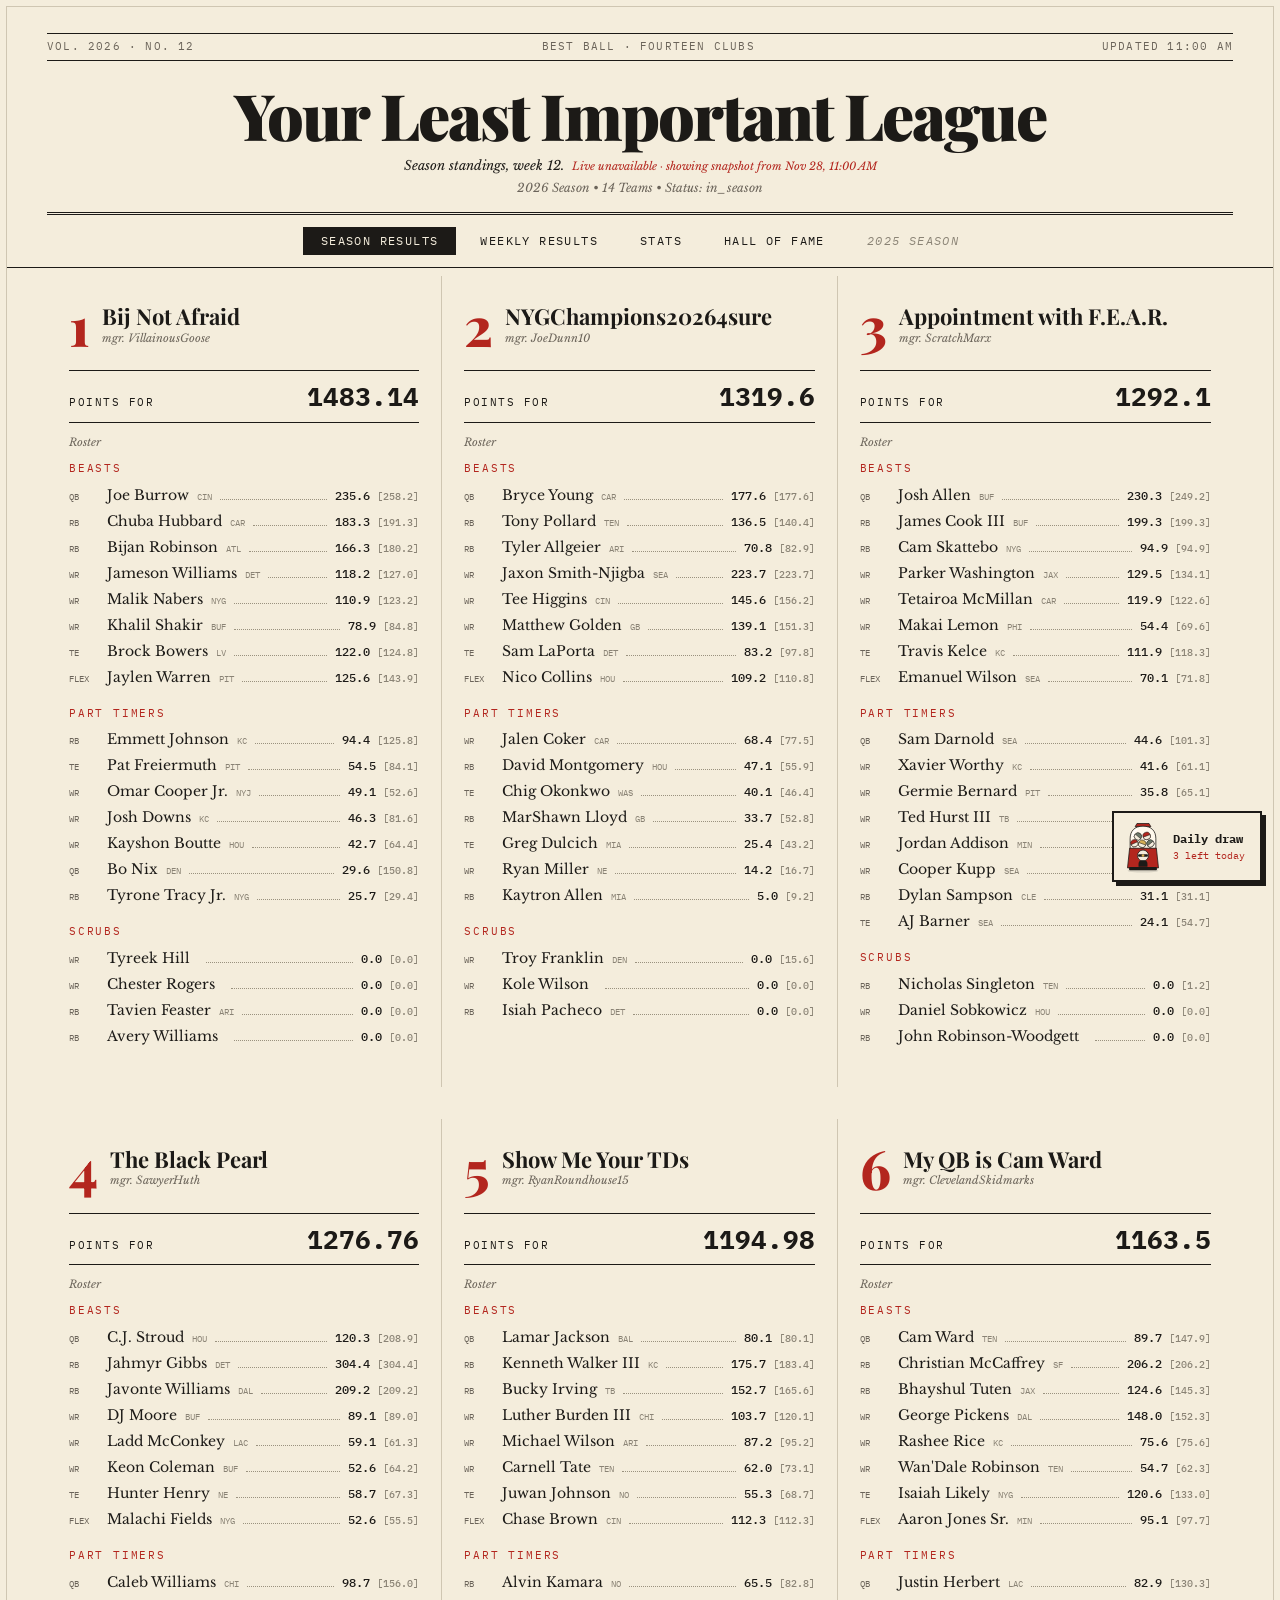
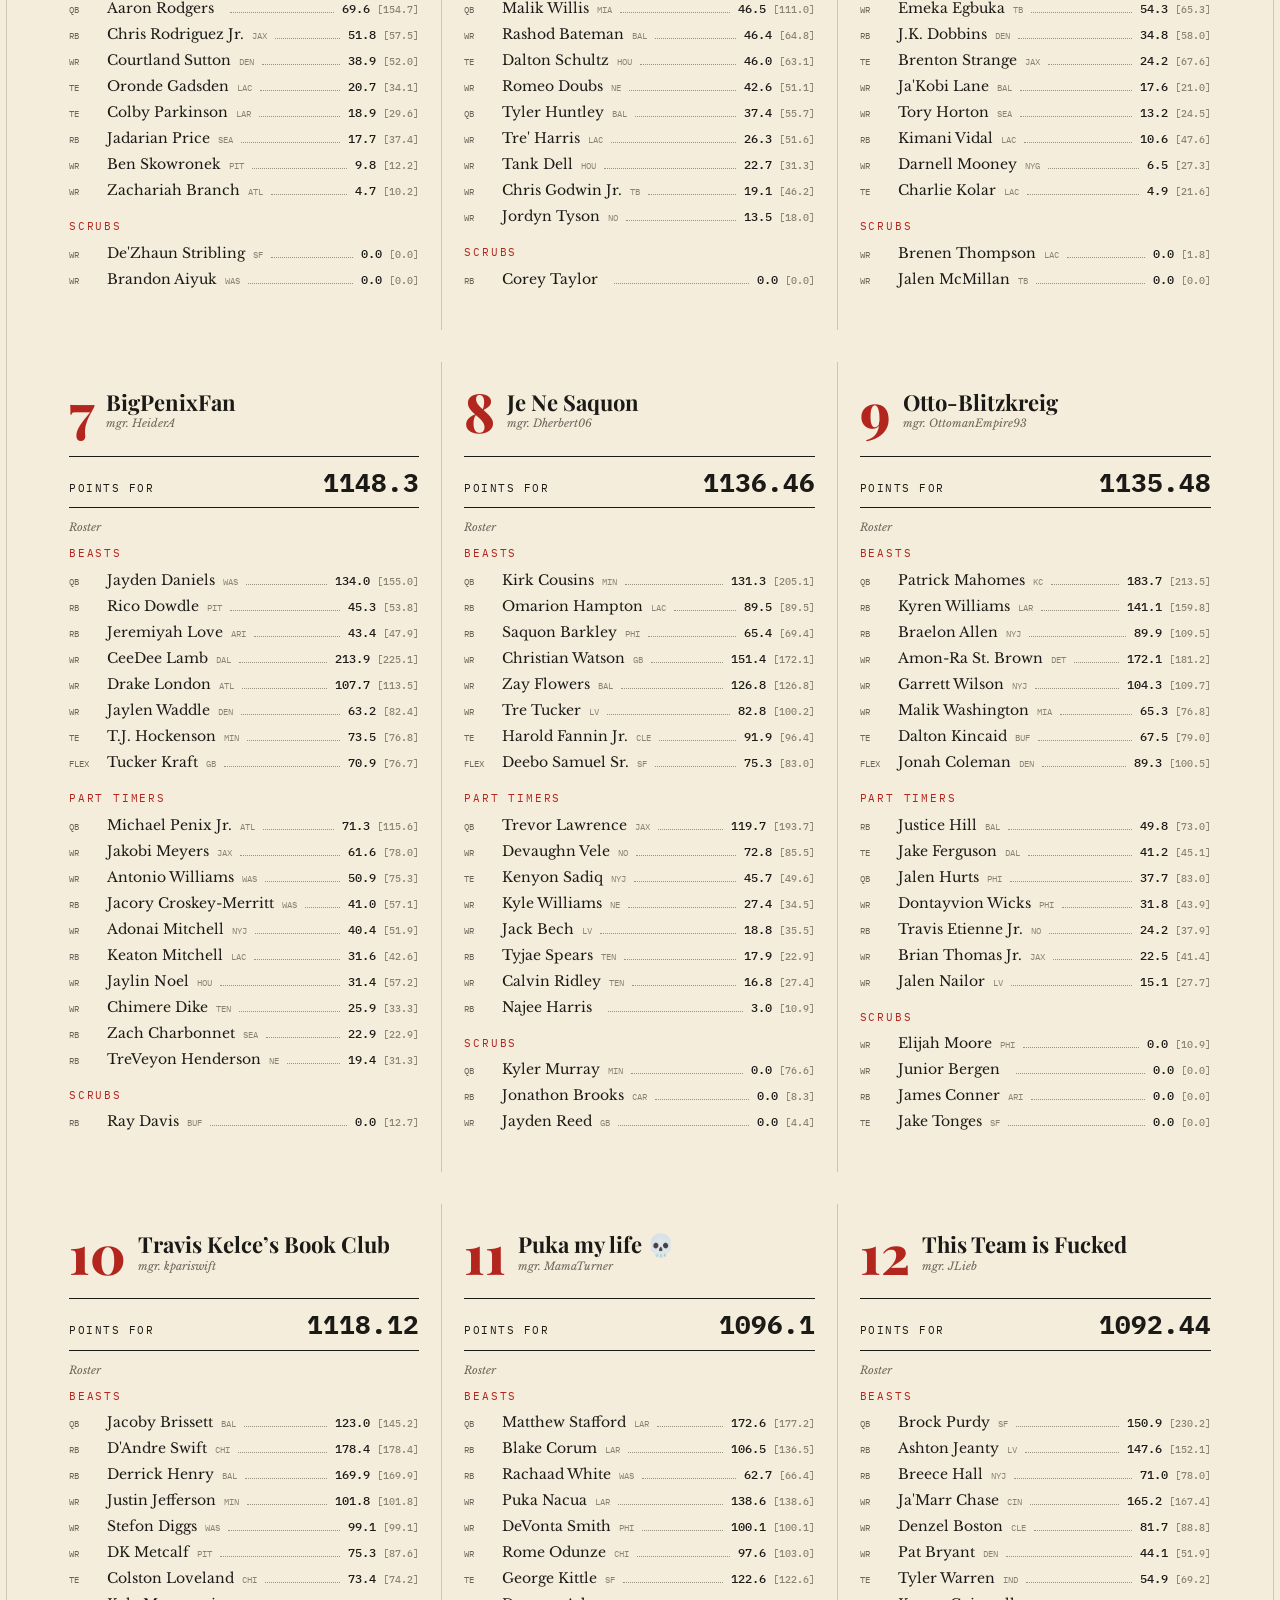
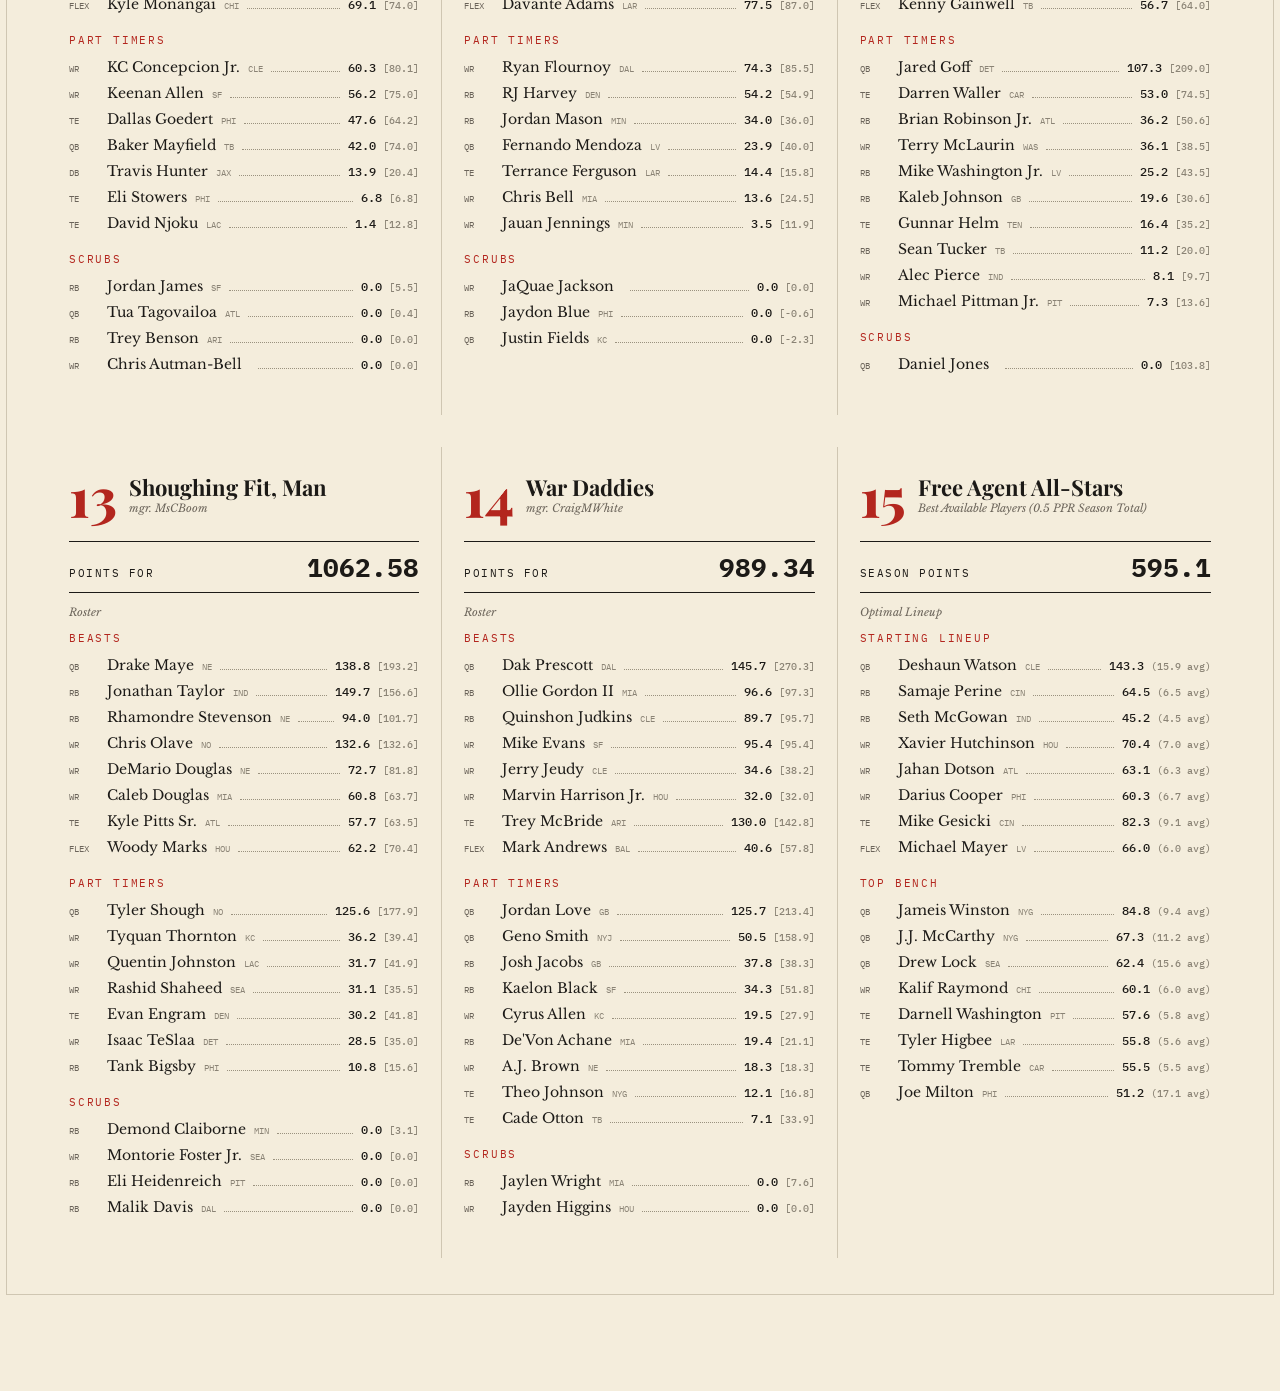
<file: index.html>
<!DOCTYPE html>
<html lang="en">
<head>
    <meta charset="UTF-8">
    <meta name="viewport" content="width=device-width, initial-scale=1.0">
    <title>Your Least Important League - Teams & Rosters</title>
    <link rel="stylesheet" href="newsprint.css">
    <script src="newsprint.js" defer></script>
    <link rel="stylesheet" href="gacha.css">
    <script src="gacha-core.js" defer></script>
    <script src="gacha.js" defer></script>
</head>
<body>
    <div class="container">
        <div class="header">
            <h1 id="league-name">Loading League...</h1>
            <p id="league-info">Fetching league information...</p>
        </div>

        <div class="navigation">
            <div class="nav-buttons">
                <button class="nav-button active">Season Results</button>
                <button class="nav-button" onclick="window.location.href='weekly.html'">Weekly Results</button>
                <button class="nav-button" onclick="window.location.href='stats.html'">Stats</button>
                <button class="nav-button" onclick="window.location.href='hall-of-fame.html'">Hall of Fame</button>
                <button class="nav-button nav-button-archive" onclick="window.location.href='2025/index.html'">2025 Season</button>
            </div>
        </div>
        
        <div id="loading" class="loading">
            <p>Loading teams and rosters...</p>
        </div>
        
        <div id="teams-container" class="teams-grid" style="display: none;"></div>
        
        <div id="error" class="error" style="display: none;">
            <p>Error loading league data. Please make sure you've run the Python script first and all JSON files are in the same directory.</p>
        </div>
    </div>

    <script src="sleeper-live.js"></script>
    <script>
        // Set to false for archived seasons (see make_archive_pages.py)
        const LIVE_VIEW = true;

        class LeagueViewer {
            constructor() {
                this.players = {};
                this.leagueInfo = {};
                this.users = [];
                this.rosters = [];
                this.playerPoints = {};
                this.unrosteredPlayers = null;
            }

            async loadData() {
                SleeperLive.start({
                    live: LIVE_VIEW,
                    onData: async (data) => {
                        await this.applyData(data);
                        Newsprint.update(data);
                    },
                    onError: () => this.showError(),
                });
            }

            async applyData({ web, leagueInfo, users, rosters }) {
                this.players = web.players || {};
                this.leagueInfo = leagueInfo;
                this.users = users;
                this.rosters = rosters;
                this.pointsFor = SleeperLive.computePointsFor(web.weeks);

                // Best unowned team data comes from the daily snapshot; load it once.
                if (this.unrosteredPlayers === null && !this.unrosteredLoadAttempted) {
                    this.unrosteredLoadAttempted = true;
                    try {
                        const response = await fetch(`league_${web.league_info.league_id}_unrostered_season_stats.json`);
                        if (response.ok) this.unrosteredPlayers = await response.json();
                    } catch (error) {
                        console.log('Unrostered players season data not available:', error);
                    }
                }

                this.calculatePlayerPoints(web);
                this.displayLeague();
            }

            getPlayerName(playerId) {
                if (!playerId) return 'Unknown Player';
                
                const player = this.players[playerId];
                if (player) {
                    const name = player.name || 'Unknown Player';
                    return {
                        name: name,
                        position: player.position || '',
                        team: player.team || '',
                        displayName: name
                    };
                }
                return {
                    name: `Player ${playerId}`,
                    position: '',
                    team: '',
                    displayName: `Player ${playerId}`
                };
            }

            calculatePlayerPoints(webData) {
                this.playerPoints = {};
                this.totalPlayerPoints = {};
                
                // Calculate both starter points and total seasonal points
                if (webData.weeks) {
                    webData.weeks.forEach(week => {
                        week.matchups.forEach(matchup => {
                            // Calculate total seasonal points (including bench)
                            if (matchup.players_points) {
                                Object.entries(matchup.players_points).forEach(([playerId, points]) => {
                                    if (!this.totalPlayerPoints[playerId]) {
                                        this.totalPlayerPoints[playerId] = 0;
                                    }
                                    this.totalPlayerPoints[playerId] += points || 0;
                                });
                            }
                            
                            // Calculate starter-only points
                            if (matchup.starters && matchup.starters_points) {
                                // Only count points when player was actually a starter
                                matchup.starters.forEach((playerId, index) => {
                                    if (!this.playerPoints[playerId]) {
                                        this.playerPoints[playerId] = 0;
                                    }
                                    // Add the points from starters_points array (actual scoring points)
                                    this.playerPoints[playerId] += matchup.starters_points[index] || 0;
                                });
                            }
                        });
                    });
                }
            }

            getUserByOwnerId(ownerId) {
                return this.users.find(user => user.user_id === ownerId);
            }

            displayLeague() {
                // Update header
                document.getElementById('league-name').textContent = this.leagueInfo.name || 'Fantasy League';
                document.getElementById('league-info').textContent = 
                    `${this.leagueInfo.season || ''} Season • ${this.leagueInfo.total_rosters || 0} Teams • Status: ${this.leagueInfo.status || 'Unknown'}`;

                // Hide loading, show teams
                document.getElementById('loading').style.display = 'none';
                document.getElementById('teams-container').style.display = 'grid';

                const container = document.getElementById('teams-container');
                container.innerHTML = '';

                // Create array of all teams (regular + unrostered)
                const allTeams = [];
                
                // Add regular teams
                this.rosters.forEach(roster => {
                    allTeams.push({
                        type: 'regular',
                        roster: roster,
                        points: this.pointsFor[roster.roster_id] || 0
                    });
                });

                // Add unrostered team if data is available
                if (this.unrosteredPlayers) {
                    const unrosteredLineup = this.getOptimalUnrosteredLineup();
                    if (unrosteredLineup) {
                        allTeams.push({
                            type: 'unrostered',
                            points: unrosteredLineup.totalPoints,
                            lineup: unrosteredLineup
                        });
                    }
                }

                // Sort all teams by total points (highest first)
                allTeams.sort((a, b) => b.points - a.points);

                // Create and append team cards in order
                allTeams.forEach((team, index) => {
                    let teamCard;
                    if (team.type === 'regular') {
                        teamCard = this.createTeamCard(team.roster, index + 1);
                    } else {
                        teamCard = this.createUnrosteredTeamCard(index + 1, team.lineup);
                    }
                    container.appendChild(teamCard);
                });
            }

            getOptimalLineup(roster) {
                if (!roster.players) return { starters: [], bench: [], scrubs: [] };
                
                // Get all players with their positions and points
                const playersWithData = roster.players.map(playerId => {
                    const playerInfo = this.getPlayerName(playerId);
                    const points = this.playerPoints[playerId] || 0;
                    return {
                        id: playerId,
                        position: playerInfo.position,
                        points: points,
                        info: playerInfo
                    };
                }).filter(player => player.position); // Only include players with known positions
                
                // Separate players with starter points from scrubs (0 starter points)
                const playersWithStarterPoints = playersWithData.filter(p => p.points > 0);
                const scrubs = playersWithData.filter(p => p.points === 0);
                
                // Sort by points (highest first)
                playersWithStarterPoints.sort((a, b) => b.points - a.points);
                scrubs.sort((a, b) => (this.totalPlayerPoints[b.id] || 0) - (this.totalPlayerPoints[a.id] || 0));
                
                // Separate by position (only players with starter points)
                const qbs = playersWithStarterPoints.filter(p => p.position === 'QB');
                const rbs = playersWithStarterPoints.filter(p => p.position === 'RB');
                const wrs = playersWithStarterPoints.filter(p => p.position === 'WR');
                const tes = playersWithStarterPoints.filter(p => p.position === 'TE');
                
                const starters = [];
                const used = new Set();
                
                // 1 QB (highest scoring)
                if (qbs.length > 0) {
                    starters.push(qbs[0]);
                    used.add(qbs[0].id);
                }
                
                // 2 RBs (highest scoring)
                for (let i = 0; i < Math.min(2, rbs.length); i++) {
                    starters.push(rbs[i]);
                    used.add(rbs[i].id);
                }
                
                // 3 WRs (highest scoring)
                for (let i = 0; i < Math.min(3, wrs.length); i++) {
                    starters.push(wrs[i]);
                    used.add(wrs[i].id);
                }
                
                // 1 TE (highest scoring)
                if (tes.length > 0) {
                    starters.push(tes[0]);
                    used.add(tes[0].id);
                }
                
                // 1 FLEX (next highest WR, RB, or TE not already used)
                const flexCandidates = [...rbs, ...wrs, ...tes].filter(p => !used.has(p.id));
                if (flexCandidates.length > 0) {
                    flexCandidates.sort((a, b) => b.points - a.points);
                    starters.push({ ...flexCandidates[0], isFlex: true });
                    used.add(flexCandidates[0].id);
                }
                
                // Bench is everyone else with starter points
                const bench = playersWithStarterPoints.filter(p => !used.has(p.id));
                
                return { starters, bench, scrubs };
            }

            getOptimalUnrosteredLineup() {
                if (!this.unrosteredPlayers || !this.unrosteredPlayers.players) {
                    return null;
                }

                // Get all unrostered players with their positions and season points
                const playersWithData = this.unrosteredPlayers.players.map(playerData => {
                    return {
                        id: playerData.player_id,
                        position: playerData.player_info.position,
                        points: playerData.total_fantasy_points || 0,
                        weeksPlayed: playerData.weeks_played || 0,
                        avgPoints: playerData.avg_points_per_week || 0,
                        info: {
                            name: playerData.player_info.name,
                            displayName: playerData.player_info.name,
                            team: playerData.player_info.team,
                            position: playerData.player_info.position
                        },
                        seasonStats: playerData.season_stats
                    };
                }).filter(player => player.position && !['DEF', 'K'].includes(player.position)); // Exclude DEF and K for lineup

                // Separate by position
                const qbs = playersWithData.filter(p => p.position === 'QB').slice(0, 5);
                const rbs = playersWithData.filter(p => p.position === 'RB').slice(0, 10);
                const wrs = playersWithData.filter(p => p.position === 'WR').slice(0, 10);
                const tes = playersWithData.filter(p => p.position === 'TE').slice(0, 5);

                const starters = [];
                const used = new Set();

                // 1 QB (highest scoring)
                if (qbs.length > 0) {
                    starters.push(qbs[0]);
                    used.add(qbs[0].id);
                }

                // 2 RBs (highest scoring)
                for (let i = 0; i < Math.min(2, rbs.length); i++) {
                    starters.push(rbs[i]);
                    used.add(rbs[i].id);
                }

                // 3 WRs (highest scoring)
                for (let i = 0; i < Math.min(3, wrs.length); i++) {
                    starters.push(wrs[i]);
                    used.add(wrs[i].id);
                }

                // 1 TE (highest scoring)
                if (tes.length > 0) {
                    starters.push(tes[0]);
                    used.add(tes[0].id);
                }

                // 1 FLEX (next highest WR, RB, or TE not already used)
                const flexCandidates = [...rbs, ...wrs, ...tes].filter(p => !used.has(p.id));
                if (flexCandidates.length > 0) {
                    flexCandidates.sort((a, b) => b.points - a.points);
                    starters.push({ ...flexCandidates[0], isFlex: true });
                    used.add(flexCandidates[0].id);
                }

                // Bench is remaining top players
                const bench = playersWithData.filter(p => !used.has(p.id)).slice(0, 8);

                // Calculate total points
                const totalPoints = starters.reduce((sum, player) => sum + player.points, 0);

                return { starters, bench, totalPoints };
            }

            createTeamCard(roster, position) {
                const user = this.getUserByOwnerId(roster.owner_id);
                const teamName = user?.metadata?.team_name || user?.display_name || 'Unknown Team';
                
                const wins = roster.settings?.wins || 0;
                const losses = roster.settings?.losses || 0;
                const ties = roster.settings?.ties || 0;
                const points = this.pointsFor[roster.roster_id] || 0;

                const card = document.createElement('div');
                card.className = 'team-card';

                // Determine trophy emoji based on position
                let trophyHtml = '';
                if (position === 1) {
                    trophyHtml = '<div class="position-trophy">🥇</div>';
                } else if (position === 2) {
                    trophyHtml = '<div class="position-trophy">🥈</div>';
                } else if (position === 3) {
                    trophyHtml = '<div class="position-trophy">🥉</div>';
                }

                card.innerHTML = `
                    <div class="team-header">
                        ${trophyHtml}
                        <div class="team-info">
                            <div class="team-name">${teamName}</div>
                            <div class="display-name">${user?.display_name || 'Unknown User'}</div>
                        </div>
                        <div class="points-box">
                            <div class="points-label">Points For</div>
                            <div class="points-value">${points}</div>
                        </div>
                    </div>
                    <div class="roster-section">
                        <div class="roster-title">Roster</div>
                        <div class="starters">
                            <div class="section-label">Beasts</div>
                            <div class="player-list" id="starters-${roster.roster_id}"></div>
                        </div>
                        <div class="bench">
                            <div class="section-label">Part Timers</div>
                            <div class="player-list" id="bench-${roster.roster_id}"></div>
                        </div>
                        <div class="scrubs">
                            <div class="section-label">Scrubs</div>
                            <div class="player-list" id="scrubs-${roster.roster_id}"></div>
                        </div>
                    </div>
                `;

                // Get optimal lineup
                const lineup = this.getOptimalLineup(roster);

                // Add starters
                const startersContainer = card.querySelector(`#starters-${roster.roster_id}`);
                if (lineup.starters.length > 0) {
                    lineup.starters.forEach(player => {
                        const playerDiv = this.createPlayerElementFromData(player, true);
                        startersContainer.appendChild(playerDiv);
                    });
                } else {
                    startersContainer.innerHTML = '<div class="player empty-roster">Beasts: none</div>';
                }

                // Add bench players
                const benchContainer = card.querySelector(`#bench-${roster.roster_id}`);
                if (lineup.bench.length > 0) {
                    lineup.bench.forEach(player => {
                        const playerDiv = this.createPlayerElementFromData(player, false);
                        benchContainer.appendChild(playerDiv);
                    });
                } else {
                    benchContainer.innerHTML = '<div class="player empty-roster">Part timers: none</div>';
                }

                // Add scrubs (players with 0 starter points)
                const scrubsContainer = card.querySelector(`#scrubs-${roster.roster_id}`);
                if (lineup.scrubs.length > 0) {
                    lineup.scrubs.forEach(player => {
                        const playerDiv = this.createPlayerElementFromData(player, false);
                        scrubsContainer.appendChild(playerDiv);
                    });
                } else {
                    scrubsContainer.innerHTML = '<div class="player empty-roster">Scrubs: none</div>';
                }

                return card;
            }

            createUnrosteredTeamCard(position, lineup = null) {
                const unrosteredLineup = lineup || this.getOptimalUnrosteredLineup();
                if (!unrosteredLineup) {
                    return null;
                }

                const card = document.createElement('div');
                card.className = 'team-card unrostered-team';

                // Determine trophy emoji based on position
                let trophyHtml = '';
                if (position === 1) {
                    trophyHtml = '<div class="position-trophy">🥇</div>';
                } else if (position === 2) {
                    trophyHtml = '<div class="position-trophy">🥈</div>';
                } else if (position === 3) {
                    trophyHtml = '<div class="position-trophy">🥉</div>';
                } else {
                    trophyHtml = '<div class="position-trophy">🆓</div>';
                }

                card.innerHTML = `
                    <div class="team-header">
                        ${trophyHtml}
                        <div class="team-info">
                            <div class="team-name">Free Agent All-Stars</div>
                            <div class="display-name">Best Available Players (0.5 PPR Season Total)</div>
                        </div>
                        <div class="points-box">
                            <div class="points-label">Season Points</div>
                            <div class="points-value">${unrosteredLineup.totalPoints.toFixed(1)}</div>
                        </div>
                    </div>
                    <div class="roster-section">
                        <div class="roster-title">Optimal Lineup</div>
                        <div class="starters">
                            <div class="section-label">Starting Lineup</div>
                            <div class="player-list" id="unrostered-starters"></div>
                        </div>
                        <div class="bench">
                            <div class="section-label">Top Bench</div>
                            <div class="player-list" id="unrostered-bench"></div>
                        </div>
                    </div>
                `;

                // Add starters
                const startersContainer = card.querySelector('#unrostered-starters');
                unrosteredLineup.starters.forEach(player => {
                    const playerDiv = this.createUnrosteredPlayerElement(player, true);
                    startersContainer.appendChild(playerDiv);
                });

                // Add bench players
                const benchContainer = card.querySelector('#unrostered-bench');
                unrosteredLineup.bench.forEach(player => {
                    const playerDiv = this.createUnrosteredPlayerElement(player, false);
                    benchContainer.appendChild(playerDiv);
                });

                return card;
            }

            createUnrosteredPlayerElement(player, isStarter) {
                const playerDiv = document.createElement('div');
                playerDiv.className = `player ${isStarter ? 'starter' : ''}`;
                
                const position = player.isFlex ? 'FLEX' : player.position;
                const teamText = player.info.team ? `${player.info.team}` : '';
                
                const positionBadge = position ? `<span class="position-badge ${position}">${position}</span>` : '';
                
                playerDiv.innerHTML = `
                    <div class="player-info">
                        ${positionBadge}
                        <span class="player-name">${player.info.displayName}</span>
                        <span class="player-position">${teamText}</span>
                    </div>
                    <span class="player-points">${player.points.toFixed(1)} <span style="color: #8a8375; font-size: 0.8em;">(${player.avgPoints.toFixed(1)} avg)</span></span>
                `;
                
                return playerDiv;
            }

            createPlayerElement(playerInfo, isStarter, playerId) {
                const playerDiv = document.createElement('div');
                playerDiv.className = `player ${isStarter ? 'starter' : ''}`;
                
                const position = playerInfo.position || '';
                const teamText = playerInfo.team ? `${playerInfo.team}` : '';
                const starterPoints = this.playerPoints[playerId] || 0;
                const totalPoints = this.totalPlayerPoints[playerId] || 0;
                
                const positionBadge = position ? `<span class="position-badge ${position}">${position}</span>` : '';
                
                playerDiv.innerHTML = `
                    <div class="player-info">
                        ${positionBadge}
                        <span class="player-name">${playerInfo.displayName}</span>
                        <span class="player-position">${teamText}</span>
                    </div>
                    <span class="player-points">${starterPoints.toFixed(1)} <span style="color: #8a8375; font-size: 0.8em;">[${totalPoints.toFixed(1)}]</span></span>
                `;
                
                return playerDiv;
            }

            createPlayerElementFromData(player, isStarter) {
                const playerDiv = document.createElement('div');
                playerDiv.className = `player ${isStarter ? 'starter' : ''}`;
                
                const position = player.isFlex ? 'FLEX' : player.position;
                const teamText = player.info.team ? `${player.info.team}` : '';
                const totalPoints = this.totalPlayerPoints[player.id] || 0;
                
                const positionBadge = position ? `<span class="position-badge ${position}">${position}</span>` : '';
                
                playerDiv.innerHTML = `
                    <div class="player-info">
                        ${positionBadge}
                        <span class="player-name">${player.info.displayName}</span>
                        <span class="player-position">${teamText}</span>
                    </div>
                    <span class="player-points">${player.points.toFixed(1)} <span style="color: #8a8375; font-size: 0.8em;">[${totalPoints.toFixed(1)}]</span></span>
                `;
                
                return playerDiv;
            }

            showError() {
                document.getElementById('loading').style.display = 'none';
                const errorDiv = document.getElementById('error');
                errorDiv.innerHTML = `
                    <h3>Failed to load league data</h3>
                    <p><strong>Possible solutions:</strong></p>
                    <ul style="text-align: left; display: inline-block; margin: 20px 0;">
                        <li>Make sure you've run the Python script first: <code>python sleeper_league_data.py [league_id]</code></li>
                        <li>Check that all JSON files exist in the same directory</li>
                        <li>If serving locally, use: <code>python3 -m http.server 8080</code></li>
                        <li>Make sure you're accessing via HTTP (not file://) to avoid CORS issues</li>
                    </ul>
                `;
                errorDiv.style.display = 'block';
            }
        }

        // Initialize the league viewer when the page loads
        document.addEventListener('DOMContentLoaded', () => {
            const viewer = new LeagueViewer();
            viewer.loadData();
        });
    </script>
</body>
</html>
</file>
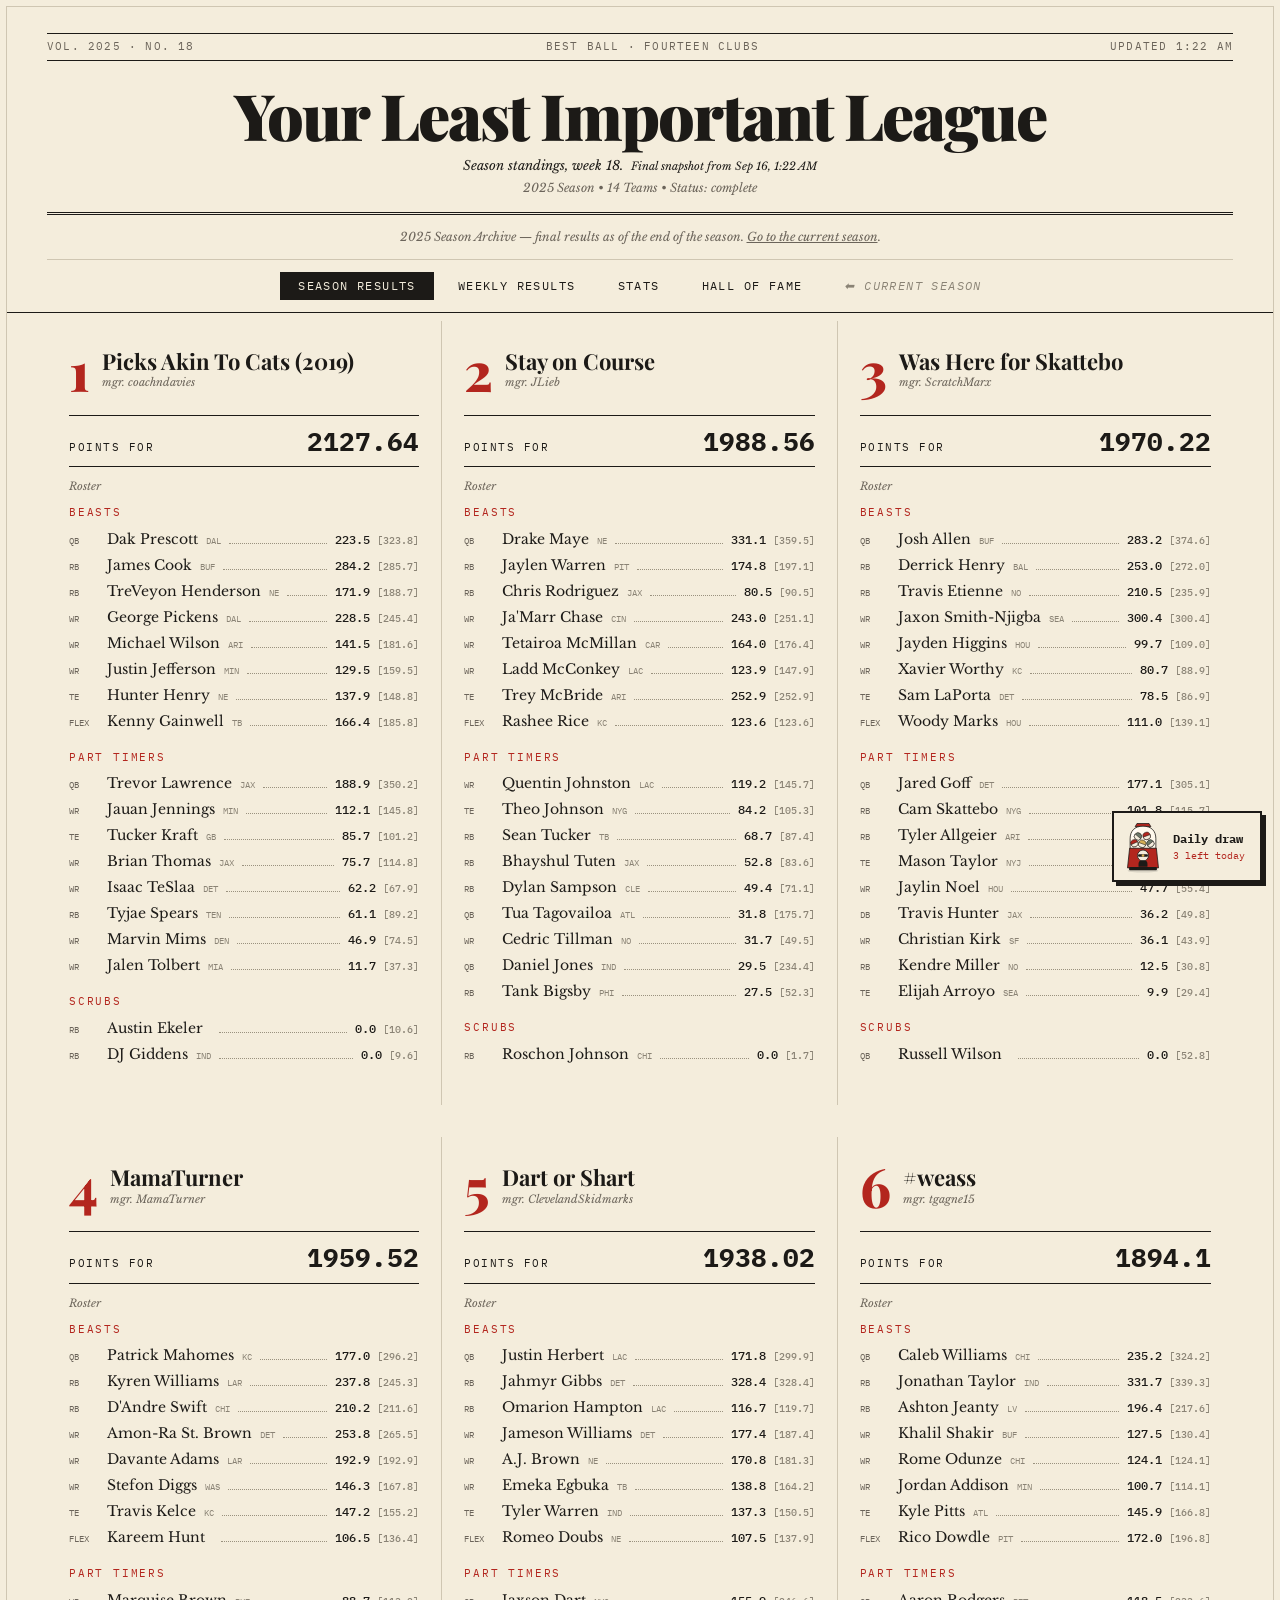
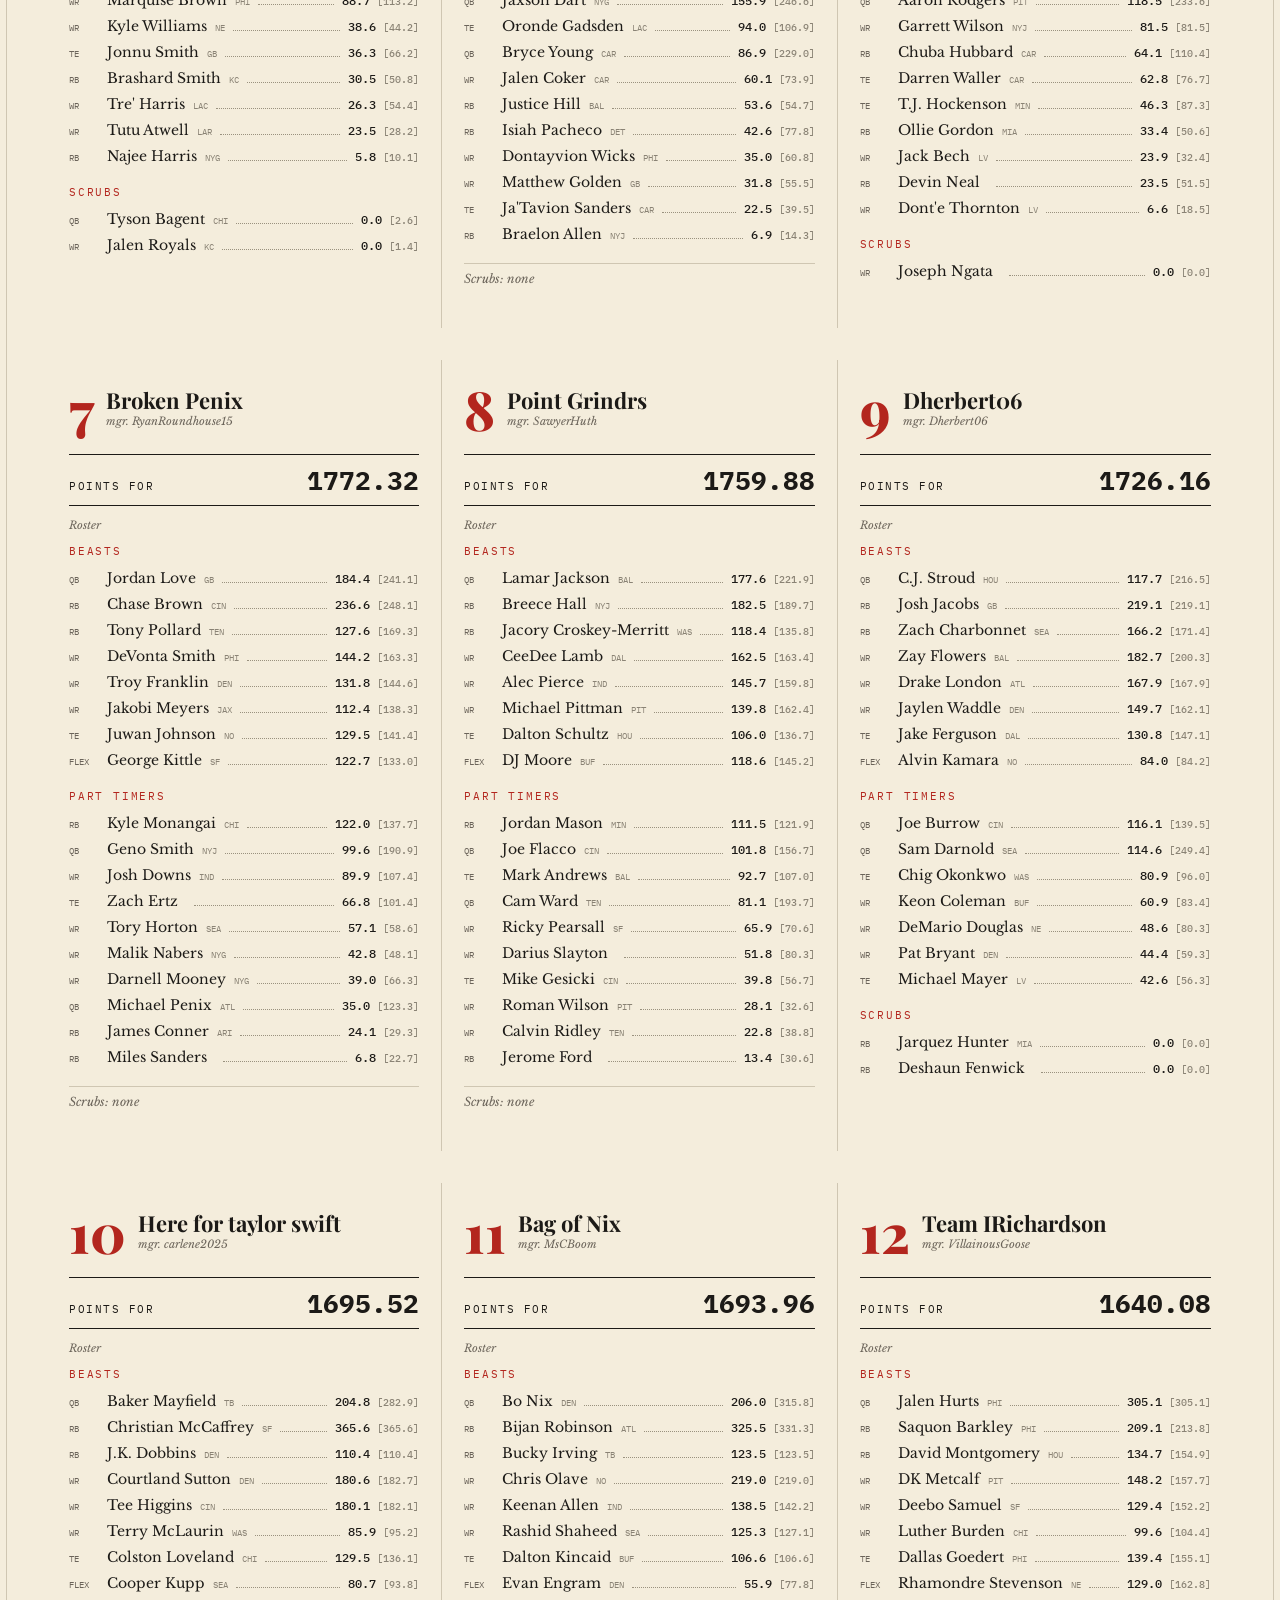
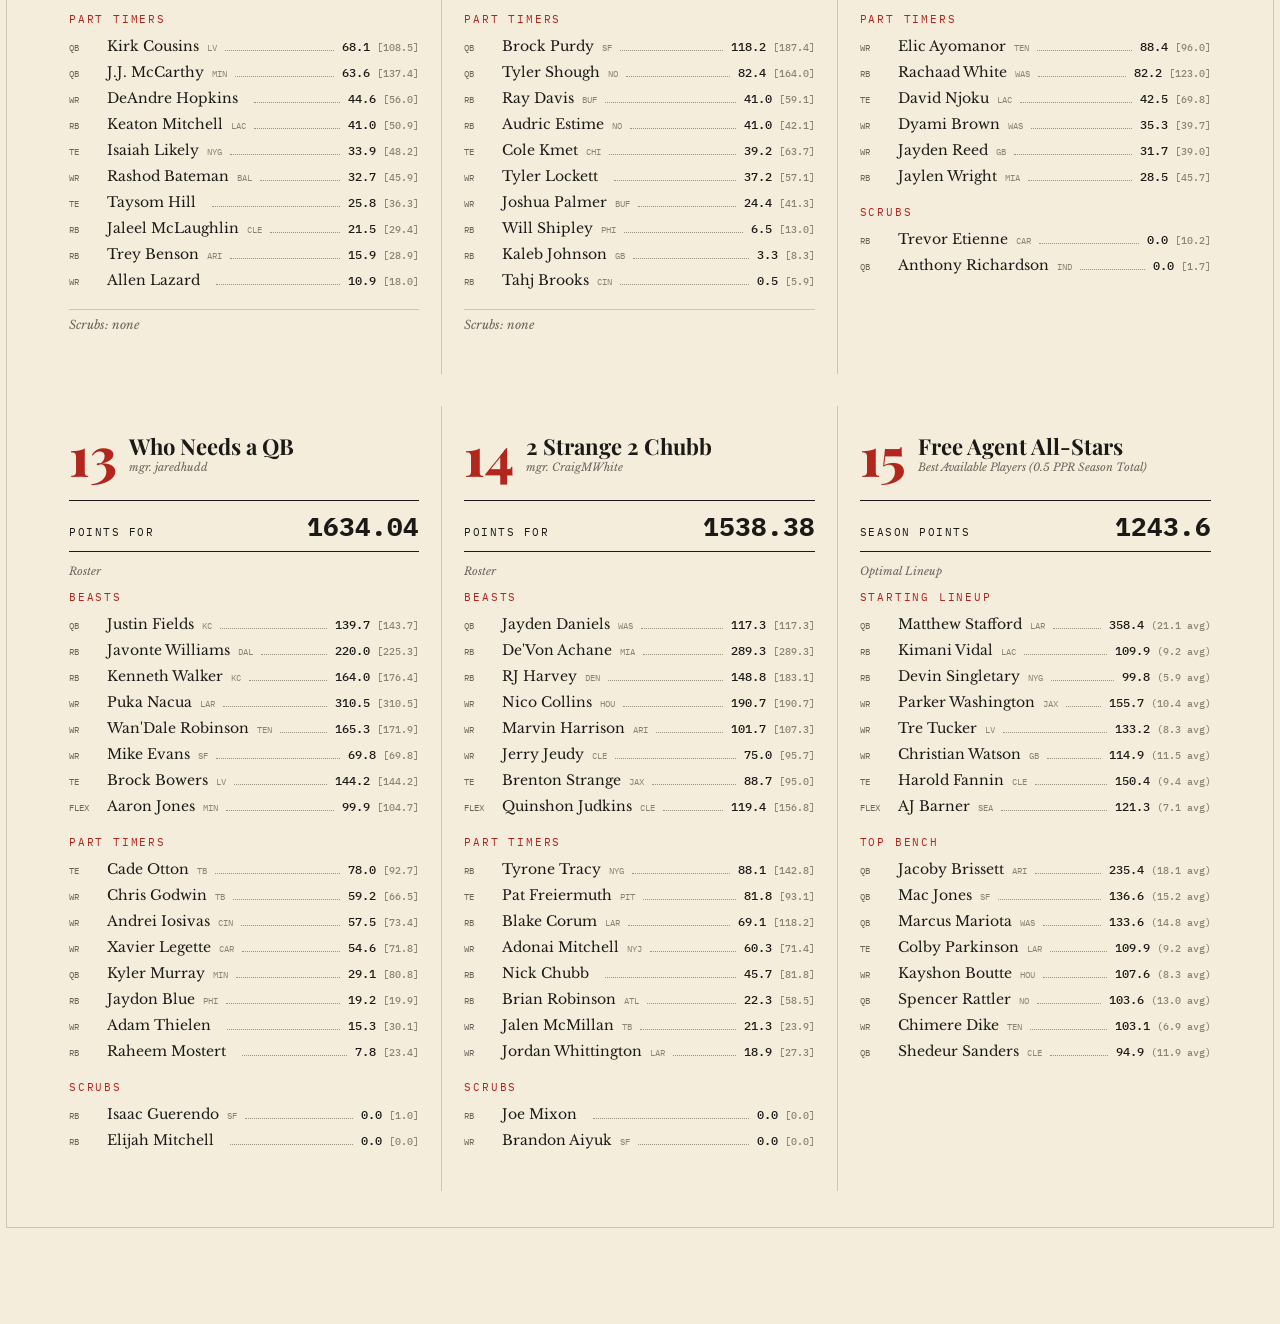
<file: 2025/index.html>
<!DOCTYPE html>
<html lang="en">
<head>
    <meta charset="UTF-8">
    <meta name="viewport" content="width=device-width, initial-scale=1.0">
    <title>2025 Archive - Your Least Important League - Teams & Rosters</title>
    <link rel="stylesheet" href="../newsprint.css">
    <script src="../newsprint.js" defer></script>
    <link rel="stylesheet" href="../gacha.css">
    <script src="../gacha-core.js" defer></script>
    <script src="../gacha.js" defer></script>
</head>
<body>
    <div class="container">
        <div class="header">
            <h1 id="league-name">Loading League...</h1>
            <p id="league-info">Fetching league information...</p>
        </div>

        <div class="archive-banner">2025 Season Archive — final results as of the end of the season. <a href="../index.html">Go to the current season</a>.</div>

        <div class="navigation">
            <div class="nav-buttons">
                <button class="nav-button active">Season Results</button>
                <button class="nav-button" onclick="window.location.href='weekly.html'">Weekly Results</button>
                <button class="nav-button" onclick="window.location.href='stats.html'">Stats</button>
                <button class="nav-button" onclick="window.location.href='hall-of-fame.html'">Hall of Fame</button>
                <button class="nav-button nav-button-archive" onclick="window.location.href='../index.html'">⬅ Current Season</button>
            </div>
        </div>
        
        <div id="loading" class="loading">
            <p>Loading teams and rosters...</p>
        </div>
        
        <div id="teams-container" class="teams-grid" style="display: none;"></div>
        
        <div id="error" class="error" style="display: none;">
            <p>Error loading league data. Please make sure you've run the Python script first and all JSON files are in the same directory.</p>
        </div>
    </div>

    <script src="../sleeper-live.js"></script>
    <script>
        // Set to false for archived seasons (see make_archive_pages.py)
        const LIVE_VIEW = false;

        class LeagueViewer {
            constructor() {
                this.players = {};
                this.leagueInfo = {};
                this.users = [];
                this.rosters = [];
                this.playerPoints = {};
                this.unrosteredPlayers = null;
            }

            async loadData() {
                SleeperLive.start({
                    live: LIVE_VIEW,
                    onData: async (data) => {
                        await this.applyData(data);
                        Newsprint.update(data);
                    },
                    onError: () => this.showError(),
                });
            }

            async applyData({ web, leagueInfo, users, rosters }) {
                this.players = web.players || {};
                this.leagueInfo = leagueInfo;
                this.users = users;
                this.rosters = rosters;
                this.pointsFor = SleeperLive.computePointsFor(web.weeks);

                // Best unowned team data comes from the daily snapshot; load it once.
                if (this.unrosteredPlayers === null && !this.unrosteredLoadAttempted) {
                    this.unrosteredLoadAttempted = true;
                    try {
                        const response = await fetch(`league_${web.league_info.league_id}_unrostered_season_stats.json`);
                        if (response.ok) this.unrosteredPlayers = await response.json();
                    } catch (error) {
                        console.log('Unrostered players season data not available:', error);
                    }
                }

                this.calculatePlayerPoints(web);
                this.displayLeague();
            }

            getPlayerName(playerId) {
                if (!playerId) return 'Unknown Player';
                
                const player = this.players[playerId];
                if (player) {
                    const name = player.name || 'Unknown Player';
                    return {
                        name: name,
                        position: player.position || '',
                        team: player.team || '',
                        displayName: name
                    };
                }
                return {
                    name: `Player ${playerId}`,
                    position: '',
                    team: '',
                    displayName: `Player ${playerId}`
                };
            }

            calculatePlayerPoints(webData) {
                this.playerPoints = {};
                this.totalPlayerPoints = {};
                
                // Calculate both starter points and total seasonal points
                if (webData.weeks) {
                    webData.weeks.forEach(week => {
                        week.matchups.forEach(matchup => {
                            // Calculate total seasonal points (including bench)
                            if (matchup.players_points) {
                                Object.entries(matchup.players_points).forEach(([playerId, points]) => {
                                    if (!this.totalPlayerPoints[playerId]) {
                                        this.totalPlayerPoints[playerId] = 0;
                                    }
                                    this.totalPlayerPoints[playerId] += points || 0;
                                });
                            }
                            
                            // Calculate starter-only points
                            if (matchup.starters && matchup.starters_points) {
                                // Only count points when player was actually a starter
                                matchup.starters.forEach((playerId, index) => {
                                    if (!this.playerPoints[playerId]) {
                                        this.playerPoints[playerId] = 0;
                                    }
                                    // Add the points from starters_points array (actual scoring points)
                                    this.playerPoints[playerId] += matchup.starters_points[index] || 0;
                                });
                            }
                        });
                    });
                }
            }

            getUserByOwnerId(ownerId) {
                return this.users.find(user => user.user_id === ownerId);
            }

            displayLeague() {
                // Update header
                document.getElementById('league-name').textContent = this.leagueInfo.name || 'Fantasy League';
                document.getElementById('league-info').textContent = 
                    `${this.leagueInfo.season || ''} Season • ${this.leagueInfo.total_rosters || 0} Teams • Status: ${this.leagueInfo.status || 'Unknown'}`;

                // Hide loading, show teams
                document.getElementById('loading').style.display = 'none';
                document.getElementById('teams-container').style.display = 'grid';

                const container = document.getElementById('teams-container');
                container.innerHTML = '';

                // Create array of all teams (regular + unrostered)
                const allTeams = [];
                
                // Add regular teams
                this.rosters.forEach(roster => {
                    allTeams.push({
                        type: 'regular',
                        roster: roster,
                        points: this.pointsFor[roster.roster_id] || 0
                    });
                });

                // Add unrostered team if data is available
                if (this.unrosteredPlayers) {
                    const unrosteredLineup = this.getOptimalUnrosteredLineup();
                    if (unrosteredLineup) {
                        allTeams.push({
                            type: 'unrostered',
                            points: unrosteredLineup.totalPoints,
                            lineup: unrosteredLineup
                        });
                    }
                }

                // Sort all teams by total points (highest first)
                allTeams.sort((a, b) => b.points - a.points);

                // Create and append team cards in order
                allTeams.forEach((team, index) => {
                    let teamCard;
                    if (team.type === 'regular') {
                        teamCard = this.createTeamCard(team.roster, index + 1);
                    } else {
                        teamCard = this.createUnrosteredTeamCard(index + 1, team.lineup);
                    }
                    container.appendChild(teamCard);
                });
            }

            getOptimalLineup(roster) {
                if (!roster.players) return { starters: [], bench: [], scrubs: [] };
                
                // Get all players with their positions and points
                const playersWithData = roster.players.map(playerId => {
                    const playerInfo = this.getPlayerName(playerId);
                    const points = this.playerPoints[playerId] || 0;
                    return {
                        id: playerId,
                        position: playerInfo.position,
                        points: points,
                        info: playerInfo
                    };
                }).filter(player => player.position); // Only include players with known positions
                
                // Separate players with starter points from scrubs (0 starter points)
                const playersWithStarterPoints = playersWithData.filter(p => p.points > 0);
                const scrubs = playersWithData.filter(p => p.points === 0);
                
                // Sort by points (highest first)
                playersWithStarterPoints.sort((a, b) => b.points - a.points);
                scrubs.sort((a, b) => (this.totalPlayerPoints[b.id] || 0) - (this.totalPlayerPoints[a.id] || 0));
                
                // Separate by position (only players with starter points)
                const qbs = playersWithStarterPoints.filter(p => p.position === 'QB');
                const rbs = playersWithStarterPoints.filter(p => p.position === 'RB');
                const wrs = playersWithStarterPoints.filter(p => p.position === 'WR');
                const tes = playersWithStarterPoints.filter(p => p.position === 'TE');
                
                const starters = [];
                const used = new Set();
                
                // 1 QB (highest scoring)
                if (qbs.length > 0) {
                    starters.push(qbs[0]);
                    used.add(qbs[0].id);
                }
                
                // 2 RBs (highest scoring)
                for (let i = 0; i < Math.min(2, rbs.length); i++) {
                    starters.push(rbs[i]);
                    used.add(rbs[i].id);
                }
                
                // 3 WRs (highest scoring)
                for (let i = 0; i < Math.min(3, wrs.length); i++) {
                    starters.push(wrs[i]);
                    used.add(wrs[i].id);
                }
                
                // 1 TE (highest scoring)
                if (tes.length > 0) {
                    starters.push(tes[0]);
                    used.add(tes[0].id);
                }
                
                // 1 FLEX (next highest WR, RB, or TE not already used)
                const flexCandidates = [...rbs, ...wrs, ...tes].filter(p => !used.has(p.id));
                if (flexCandidates.length > 0) {
                    flexCandidates.sort((a, b) => b.points - a.points);
                    starters.push({ ...flexCandidates[0], isFlex: true });
                    used.add(flexCandidates[0].id);
                }
                
                // Bench is everyone else with starter points
                const bench = playersWithStarterPoints.filter(p => !used.has(p.id));
                
                return { starters, bench, scrubs };
            }

            getOptimalUnrosteredLineup() {
                if (!this.unrosteredPlayers || !this.unrosteredPlayers.players) {
                    return null;
                }

                // Get all unrostered players with their positions and season points
                const playersWithData = this.unrosteredPlayers.players.map(playerData => {
                    return {
                        id: playerData.player_id,
                        position: playerData.player_info.position,
                        points: playerData.total_fantasy_points || 0,
                        weeksPlayed: playerData.weeks_played || 0,
                        avgPoints: playerData.avg_points_per_week || 0,
                        info: {
                            name: playerData.player_info.name,
                            displayName: playerData.player_info.name,
                            team: playerData.player_info.team,
                            position: playerData.player_info.position
                        },
                        seasonStats: playerData.season_stats
                    };
                }).filter(player => player.position && !['DEF', 'K'].includes(player.position)); // Exclude DEF and K for lineup

                // Separate by position
                const qbs = playersWithData.filter(p => p.position === 'QB').slice(0, 5);
                const rbs = playersWithData.filter(p => p.position === 'RB').slice(0, 10);
                const wrs = playersWithData.filter(p => p.position === 'WR').slice(0, 10);
                const tes = playersWithData.filter(p => p.position === 'TE').slice(0, 5);

                const starters = [];
                const used = new Set();

                // 1 QB (highest scoring)
                if (qbs.length > 0) {
                    starters.push(qbs[0]);
                    used.add(qbs[0].id);
                }

                // 2 RBs (highest scoring)
                for (let i = 0; i < Math.min(2, rbs.length); i++) {
                    starters.push(rbs[i]);
                    used.add(rbs[i].id);
                }

                // 3 WRs (highest scoring)
                for (let i = 0; i < Math.min(3, wrs.length); i++) {
                    starters.push(wrs[i]);
                    used.add(wrs[i].id);
                }

                // 1 TE (highest scoring)
                if (tes.length > 0) {
                    starters.push(tes[0]);
                    used.add(tes[0].id);
                }

                // 1 FLEX (next highest WR, RB, or TE not already used)
                const flexCandidates = [...rbs, ...wrs, ...tes].filter(p => !used.has(p.id));
                if (flexCandidates.length > 0) {
                    flexCandidates.sort((a, b) => b.points - a.points);
                    starters.push({ ...flexCandidates[0], isFlex: true });
                    used.add(flexCandidates[0].id);
                }

                // Bench is remaining top players
                const bench = playersWithData.filter(p => !used.has(p.id)).slice(0, 8);

                // Calculate total points
                const totalPoints = starters.reduce((sum, player) => sum + player.points, 0);

                return { starters, bench, totalPoints };
            }

            createTeamCard(roster, position) {
                const user = this.getUserByOwnerId(roster.owner_id);
                const teamName = user?.metadata?.team_name || user?.display_name || 'Unknown Team';
                
                const wins = roster.settings?.wins || 0;
                const losses = roster.settings?.losses || 0;
                const ties = roster.settings?.ties || 0;
                const points = this.pointsFor[roster.roster_id] || 0;

                const card = document.createElement('div');
                card.className = 'team-card';

                // Determine trophy emoji based on position
                let trophyHtml = '';
                if (position === 1) {
                    trophyHtml = '<div class="position-trophy">🥇</div>';
                } else if (position === 2) {
                    trophyHtml = '<div class="position-trophy">🥈</div>';
                } else if (position === 3) {
                    trophyHtml = '<div class="position-trophy">🥉</div>';
                }

                card.innerHTML = `
                    <div class="team-header">
                        ${trophyHtml}
                        <div class="team-info">
                            <div class="team-name">${teamName}</div>
                            <div class="display-name">${user?.display_name || 'Unknown User'}</div>
                        </div>
                        <div class="points-box">
                            <div class="points-label">Points For</div>
                            <div class="points-value">${points}</div>
                        </div>
                    </div>
                    <div class="roster-section">
                        <div class="roster-title">Roster</div>
                        <div class="starters">
                            <div class="section-label">Beasts</div>
                            <div class="player-list" id="starters-${roster.roster_id}"></div>
                        </div>
                        <div class="bench">
                            <div class="section-label">Part Timers</div>
                            <div class="player-list" id="bench-${roster.roster_id}"></div>
                        </div>
                        <div class="scrubs">
                            <div class="section-label">Scrubs</div>
                            <div class="player-list" id="scrubs-${roster.roster_id}"></div>
                        </div>
                    </div>
                `;

                // Get optimal lineup
                const lineup = this.getOptimalLineup(roster);

                // Add starters
                const startersContainer = card.querySelector(`#starters-${roster.roster_id}`);
                if (lineup.starters.length > 0) {
                    lineup.starters.forEach(player => {
                        const playerDiv = this.createPlayerElementFromData(player, true);
                        startersContainer.appendChild(playerDiv);
                    });
                } else {
                    startersContainer.innerHTML = '<div class="player empty-roster">Beasts: none</div>';
                }

                // Add bench players
                const benchContainer = card.querySelector(`#bench-${roster.roster_id}`);
                if (lineup.bench.length > 0) {
                    lineup.bench.forEach(player => {
                        const playerDiv = this.createPlayerElementFromData(player, false);
                        benchContainer.appendChild(playerDiv);
                    });
                } else {
                    benchContainer.innerHTML = '<div class="player empty-roster">Part timers: none</div>';
                }

                // Add scrubs (players with 0 starter points)
                const scrubsContainer = card.querySelector(`#scrubs-${roster.roster_id}`);
                if (lineup.scrubs.length > 0) {
                    lineup.scrubs.forEach(player => {
                        const playerDiv = this.createPlayerElementFromData(player, false);
                        scrubsContainer.appendChild(playerDiv);
                    });
                } else {
                    scrubsContainer.innerHTML = '<div class="player empty-roster">Scrubs: none</div>';
                }

                return card;
            }

            createUnrosteredTeamCard(position, lineup = null) {
                const unrosteredLineup = lineup || this.getOptimalUnrosteredLineup();
                if (!unrosteredLineup) {
                    return null;
                }

                const card = document.createElement('div');
                card.className = 'team-card unrostered-team';

                // Determine trophy emoji based on position
                let trophyHtml = '';
                if (position === 1) {
                    trophyHtml = '<div class="position-trophy">🥇</div>';
                } else if (position === 2) {
                    trophyHtml = '<div class="position-trophy">🥈</div>';
                } else if (position === 3) {
                    trophyHtml = '<div class="position-trophy">🥉</div>';
                } else {
                    trophyHtml = '<div class="position-trophy">🆓</div>';
                }

                card.innerHTML = `
                    <div class="team-header">
                        ${trophyHtml}
                        <div class="team-info">
                            <div class="team-name">Free Agent All-Stars</div>
                            <div class="display-name">Best Available Players (0.5 PPR Season Total)</div>
                        </div>
                        <div class="points-box">
                            <div class="points-label">Season Points</div>
                            <div class="points-value">${unrosteredLineup.totalPoints.toFixed(1)}</div>
                        </div>
                    </div>
                    <div class="roster-section">
                        <div class="roster-title">Optimal Lineup</div>
                        <div class="starters">
                            <div class="section-label">Starting Lineup</div>
                            <div class="player-list" id="unrostered-starters"></div>
                        </div>
                        <div class="bench">
                            <div class="section-label">Top Bench</div>
                            <div class="player-list" id="unrostered-bench"></div>
                        </div>
                    </div>
                `;

                // Add starters
                const startersContainer = card.querySelector('#unrostered-starters');
                unrosteredLineup.starters.forEach(player => {
                    const playerDiv = this.createUnrosteredPlayerElement(player, true);
                    startersContainer.appendChild(playerDiv);
                });

                // Add bench players
                const benchContainer = card.querySelector('#unrostered-bench');
                unrosteredLineup.bench.forEach(player => {
                    const playerDiv = this.createUnrosteredPlayerElement(player, false);
                    benchContainer.appendChild(playerDiv);
                });

                return card;
            }

            createUnrosteredPlayerElement(player, isStarter) {
                const playerDiv = document.createElement('div');
                playerDiv.className = `player ${isStarter ? 'starter' : ''}`;
                
                const position = player.isFlex ? 'FLEX' : player.position;
                const teamText = player.info.team ? `${player.info.team}` : '';
                
                const positionBadge = position ? `<span class="position-badge ${position}">${position}</span>` : '';
                
                playerDiv.innerHTML = `
                    <div class="player-info">
                        ${positionBadge}
                        <span class="player-name">${player.info.displayName}</span>
                        <span class="player-position">${teamText}</span>
                    </div>
                    <span class="player-points">${player.points.toFixed(1)} <span style="color: #8a8375; font-size: 0.8em;">(${player.avgPoints.toFixed(1)} avg)</span></span>
                `;
                
                return playerDiv;
            }

            createPlayerElement(playerInfo, isStarter, playerId) {
                const playerDiv = document.createElement('div');
                playerDiv.className = `player ${isStarter ? 'starter' : ''}`;
                
                const position = playerInfo.position || '';
                const teamText = playerInfo.team ? `${playerInfo.team}` : '';
                const starterPoints = this.playerPoints[playerId] || 0;
                const totalPoints = this.totalPlayerPoints[playerId] || 0;
                
                const positionBadge = position ? `<span class="position-badge ${position}">${position}</span>` : '';
                
                playerDiv.innerHTML = `
                    <div class="player-info">
                        ${positionBadge}
                        <span class="player-name">${playerInfo.displayName}</span>
                        <span class="player-position">${teamText}</span>
                    </div>
                    <span class="player-points">${starterPoints.toFixed(1)} <span style="color: #8a8375; font-size: 0.8em;">[${totalPoints.toFixed(1)}]</span></span>
                `;
                
                return playerDiv;
            }

            createPlayerElementFromData(player, isStarter) {
                const playerDiv = document.createElement('div');
                playerDiv.className = `player ${isStarter ? 'starter' : ''}`;
                
                const position = player.isFlex ? 'FLEX' : player.position;
                const teamText = player.info.team ? `${player.info.team}` : '';
                const totalPoints = this.totalPlayerPoints[player.id] || 0;
                
                const positionBadge = position ? `<span class="position-badge ${position}">${position}</span>` : '';
                
                playerDiv.innerHTML = `
                    <div class="player-info">
                        ${positionBadge}
                        <span class="player-name">${player.info.displayName}</span>
                        <span class="player-position">${teamText}</span>
                    </div>
                    <span class="player-points">${player.points.toFixed(1)} <span style="color: #8a8375; font-size: 0.8em;">[${totalPoints.toFixed(1)}]</span></span>
                `;
                
                return playerDiv;
            }

            showError() {
                document.getElementById('loading').style.display = 'none';
                const errorDiv = document.getElementById('error');
                errorDiv.innerHTML = `
                    <h3>Failed to load league data</h3>
                    <p><strong>Possible solutions:</strong></p>
                    <ul style="text-align: left; display: inline-block; margin: 20px 0;">
                        <li>Make sure you've run the Python script first: <code>python sleeper_league_data.py [league_id]</code></li>
                        <li>Check that all JSON files exist in the same directory</li>
                        <li>If serving locally, use: <code>python3 -m http.server 8080</code></li>
                        <li>Make sure you're accessing via HTTP (not file://) to avoid CORS issues</li>
                    </ul>
                `;
                errorDiv.style.display = 'block';
            }
        }

        // Initialize the league viewer when the page loads
        document.addEventListener('DOMContentLoaded', () => {
            const viewer = new LeagueViewer();
            viewer.loadData();
        });
    </script>
</body>
</html>
</file>
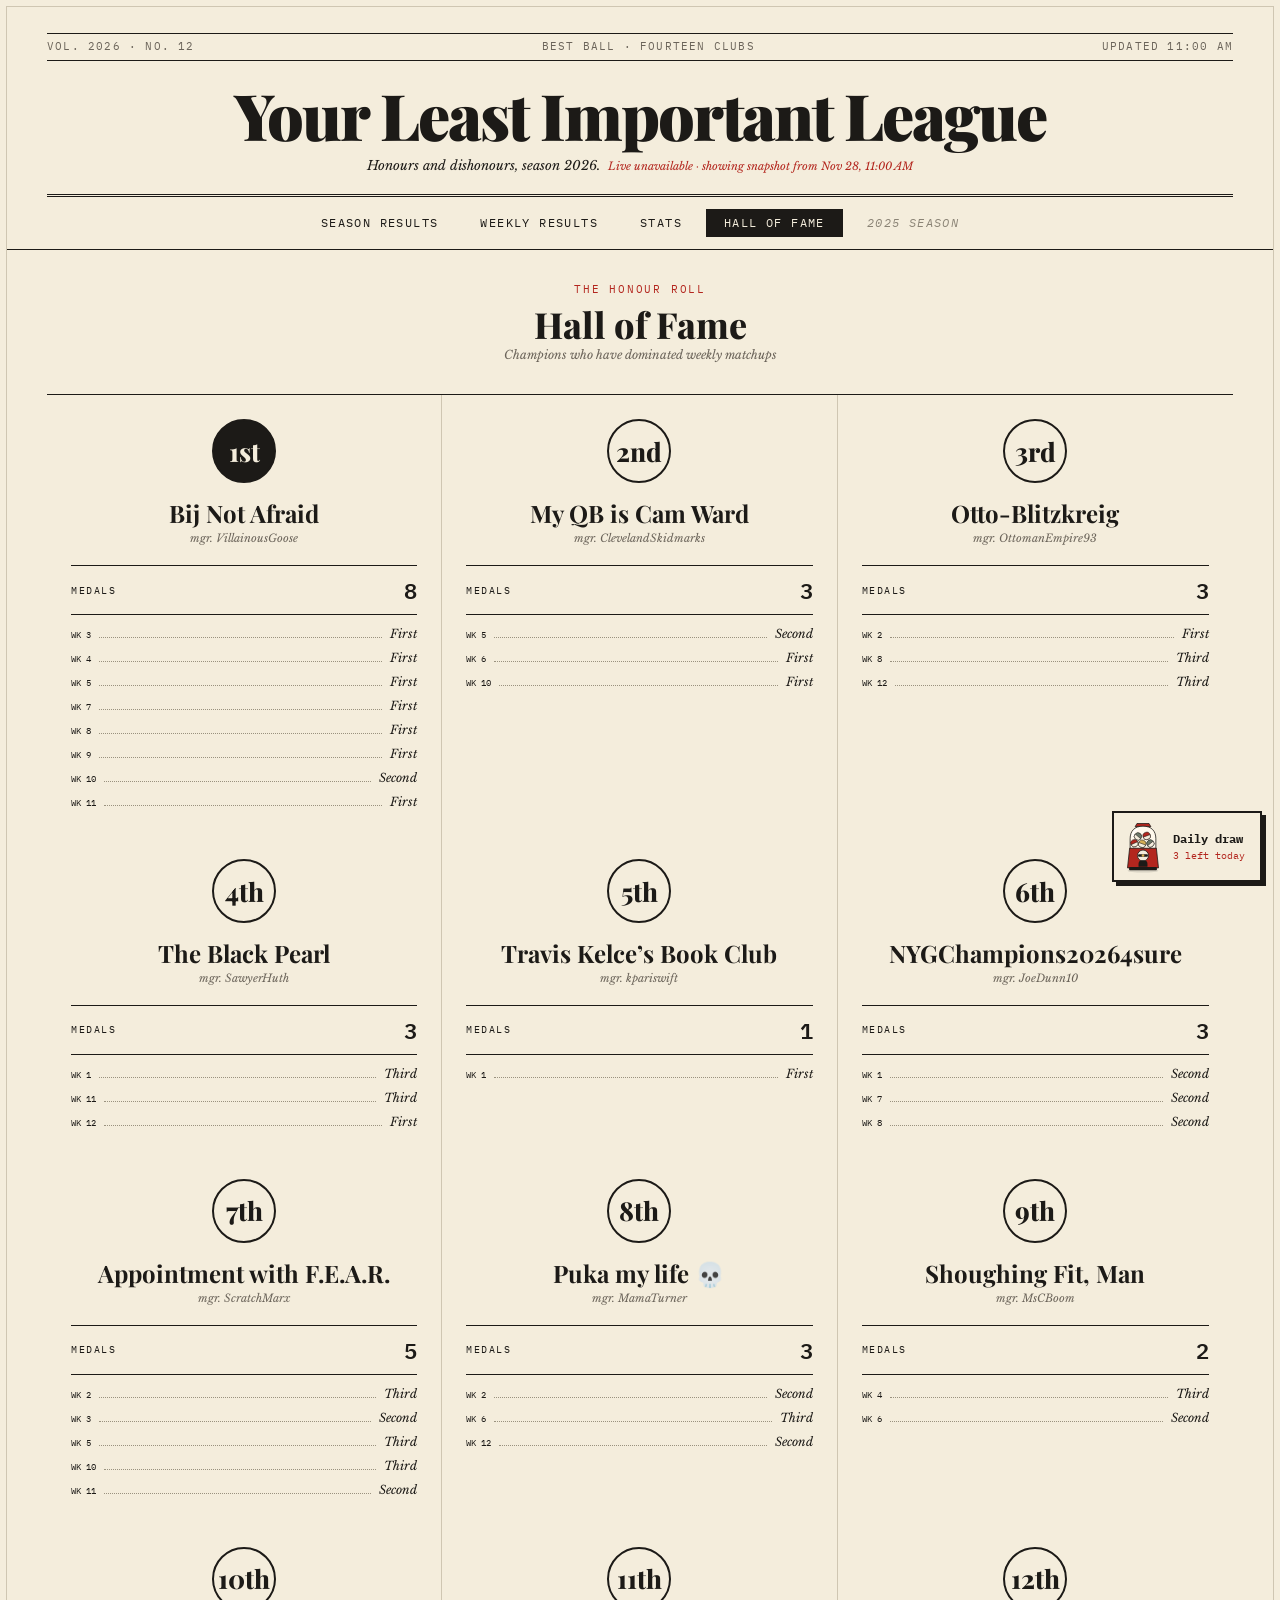
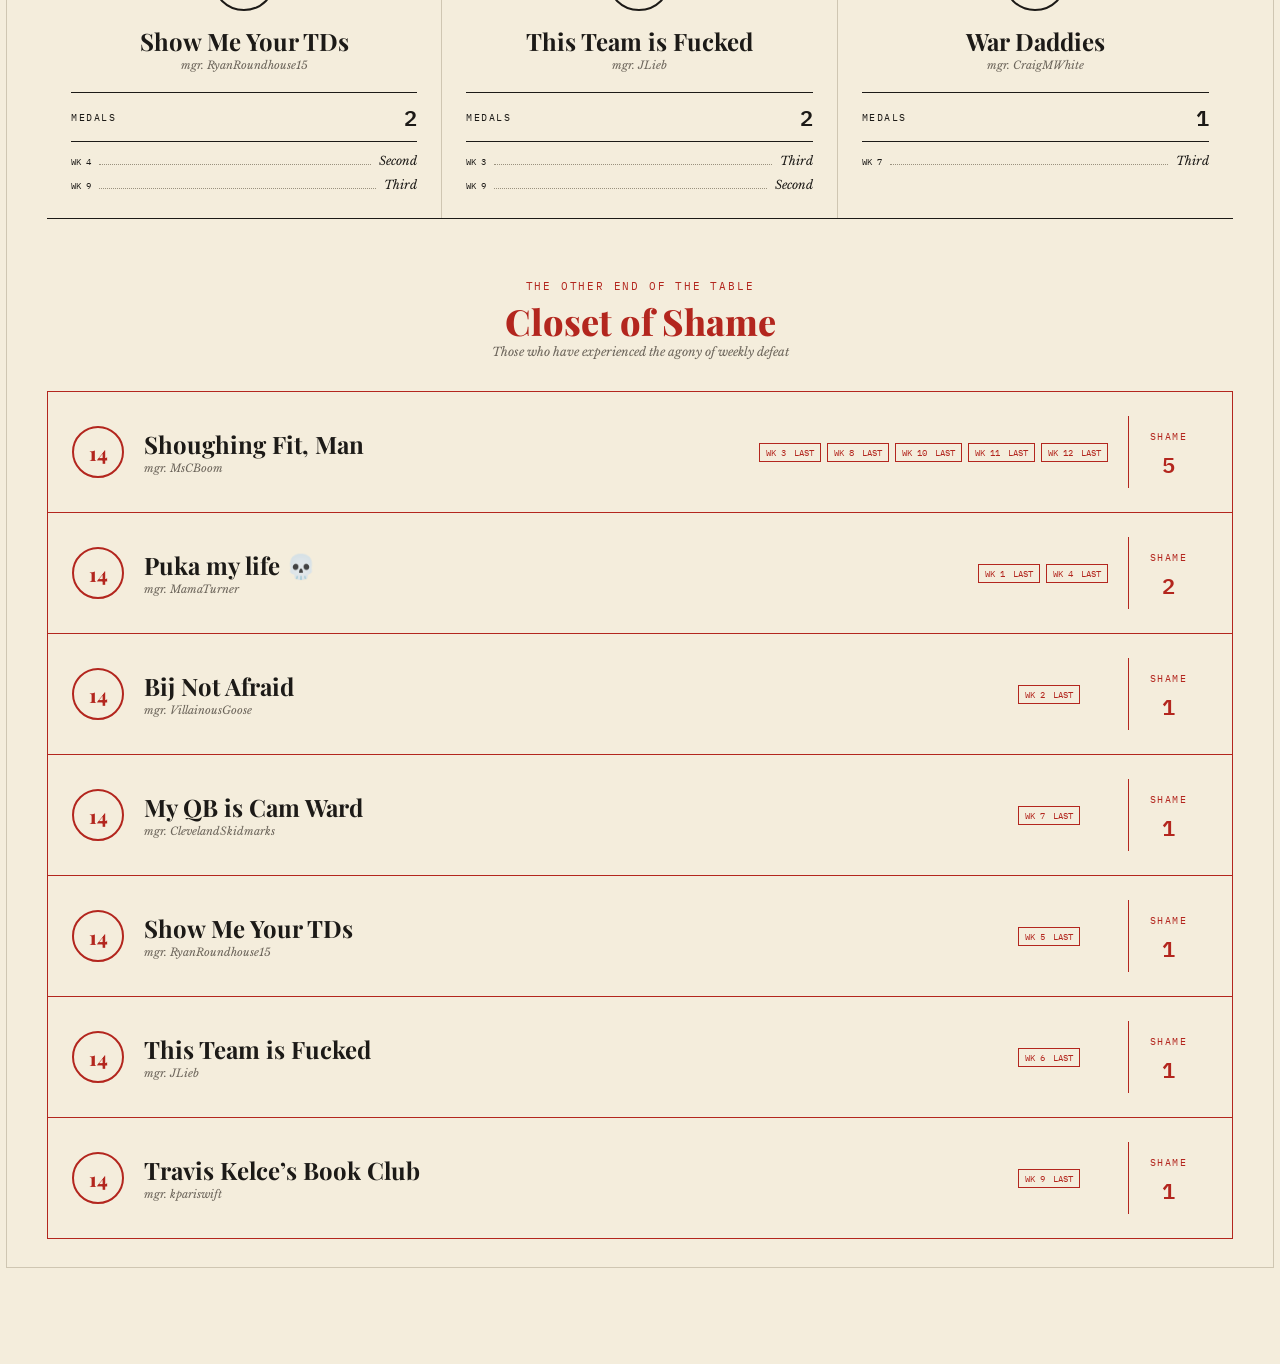
<file: hall-of-fame.html>
<!DOCTYPE html>
<html lang="en">
<head>
    <meta charset="UTF-8">
    <meta name="viewport" content="width=device-width, initial-scale=1.0">
    <title>Your Least Important League - Hall of Fame</title>
    <link rel="stylesheet" href="newsprint.css">
    <script src="newsprint.js" defer></script>
    <link rel="stylesheet" href="gacha.css">
    <script src="gacha-core.js" defer></script>
    <script src="gacha.js" defer></script>
</head>
<body class="honours-page">
    <div class="container">
        <div class="header">
            <h1 id="league-name">Loading League...</h1>
            <p id="league-info">Fetching league information...</p>
        </div>

        <div class="navigation">
            <div class="nav-buttons">
                <button class="nav-button" onclick="window.location.href='index.html'">Season Results</button>
                <button class="nav-button" onclick="window.location.href='weekly.html'">Weekly Results</button>
                <button class="nav-button" onclick="window.location.href='stats.html'">Stats</button>
                <button class="nav-button active">Hall of Fame</button>
                <button class="nav-button nav-button-archive" onclick="window.location.href='2025/index.html'">2025 Season</button>
            </div>
        </div>
        
        <div id="loading" class="loading">
            <p>Loading Hall of Fame data...</p>
        </div>
        
        <div id="content" style="display: none;">
            <div class="section">
                <div class="section-kicker">The honour roll</div>
                <h2 class="section-title hall-of-fame">Hall of Fame</h2>
                <p style="text-align: center; color: #6b645a; margin-bottom: 30px; font-style: italic;">
                    Champions who have dominated weekly matchups
                </p>
                <div id="hall-of-fame-container" class="players-grid"></div>
            </div>
            
            <div class="section" style="background: #f4eddc;">
                <div class="section-kicker">The other end of the table</div>
                <h2 class="section-title closet-of-shame">Closet of Shame</h2>
                <p style="text-align: center; color: #6b645a; margin-bottom: 30px; font-style: italic;">
                    Those who have experienced the agony of weekly defeat
                </p>
                <div id="closet-of-shame-container" class="players-grid"></div>
            </div>
        </div>
        
        <div id="error" class="error" style="display: none;">
            <p>Error loading league data. Please make sure you've run the Python script first and all JSON files are in the same directory.</p>
        </div>
    </div>

    <script src="sleeper-live.js"></script>
    <script>
        // Set to false for archived seasons (see make_archive_pages.py)
        const LIVE_VIEW = true;

        class HallOfFameViewer {
            constructor() {
                this.leagueData = null;
                this.hallOfFameData = [];
                this.closetOfShameData = [];
            }

            async loadData() {
                SleeperLive.start({
                    live: LIVE_VIEW,
                    onData: async (data) => {
                        await this.applyData(data);
                        Newsprint.update(data);
                    },
                    onError: () => this.showError(),
                });
            }

            applyData({ web }) {
                this.leagueData = web;

                document.getElementById('league-name').textContent = web.league_info.name;
                document.getElementById('league-info').textContent =
                    `Season ${web.league_info.season} • ${web.league_info.total_rosters} Teams • Current Week: ${web.league_info.current_week}`;

                this.analyzeWeeklyPerformance();
                this.displayResults();
            }

            analyzeWeeklyPerformance() {
                const playerStats = {};

                // Initialize player stats
                this.leagueData.weeks.forEach(weekData => {
                    weekData.matchups.forEach(matchup => {
                        const playerId = `${matchup.roster_id}`;
                        if (!playerStats[playerId]) {
                            playerStats[playerId] = {
                                roster_id: matchup.roster_id,
                                team_name: matchup.team_name,
                                display_name: matchup.display_name,
                                firstPlaceWeeks: [],
                                secondPlaceWeeks: [],
                                thirdPlaceWeeks: [],
                                lastPlaceWeeks: [],
                                firstPlaceCount: 0,
                                secondPlaceCount: 0,
                                thirdPlaceCount: 0,
                                lastPlaceCount: 0
                            };
                        }
                    });
                });

                // Analyze each week that has been played. The current week is in
                // the data before kickoff with every score at zero; ranking it
                // would hand out medals on a 14-way tie.
                this.leagueData.weeks.filter(SleeperLive.weekHasScores).forEach(weekData => {
                    // Calculate optimal points for each team in this week
                    const weeklyScores = weekData.matchups.map(matchup => {
                        const playerData = this.organizePlayersByPerformance(matchup);
                        const optimalPoints = playerData.starters.reduce((sum, player) => sum + player.points, 0);
                        return {
                            roster_id: matchup.roster_id,
                            team_name: matchup.team_name,
                            display_name: matchup.display_name,
                            optimalPoints: optimalPoints,
                            week: weekData.week
                        };
                    });

                    // Sort by optimal points (highest first)
                    weeklyScores.sort((a, b) => b.optimalPoints - a.optimalPoints);

                    // Track 1st, 2nd, 3rd, and last place
                    if (weeklyScores.length > 0) {
                        // First place
                        const firstPlace = weeklyScores[0];
                        const firstPlayerId = `${firstPlace.roster_id}`;
                        playerStats[firstPlayerId].firstPlaceWeeks.push(weekData.week);
                        playerStats[firstPlayerId].firstPlaceCount++;
                        
                        // Second place
                        if (weeklyScores.length > 1) {
                            const secondPlace = weeklyScores[1];
                            const secondPlayerId = `${secondPlace.roster_id}`;
                            playerStats[secondPlayerId].secondPlaceWeeks.push(weekData.week);
                            playerStats[secondPlayerId].secondPlaceCount++;
                        }
                        
                        // Third place
                        if (weeklyScores.length > 2) {
                            const thirdPlace = weeklyScores[2];
                            const thirdPlayerId = `${thirdPlace.roster_id}`;
                            playerStats[thirdPlayerId].thirdPlaceWeeks.push(weekData.week);
                            playerStats[thirdPlayerId].thirdPlaceCount++;
                        }
                        
                        // Last place
                        const lastPlace = weeklyScores[weeklyScores.length - 1];
                        const lastPlayerId = `${lastPlace.roster_id}`;
                        playerStats[lastPlayerId].lastPlaceWeeks.push(weekData.week);
                        playerStats[lastPlayerId].lastPlaceCount++;
                    }
                });

                // Create Hall of Fame (include anyone with any medals: 1st, 2nd, or 3rd place)
                this.hallOfFameData = Object.values(playerStats)
                    .filter(player => player.firstPlaceCount > 0 || player.secondPlaceCount > 0 || player.thirdPlaceCount > 0)
                    .sort((a, b) => {
                        if (b.firstPlaceCount !== a.firstPlaceCount) {
                            return b.firstPlaceCount - a.firstPlaceCount;
                        }
                        if (b.secondPlaceCount !== a.secondPlaceCount) {
                            return b.secondPlaceCount - a.secondPlaceCount;
                        }
                        if (b.thirdPlaceCount !== a.thirdPlaceCount) {
                            return b.thirdPlaceCount - a.thirdPlaceCount;
                        }
                        return a.team_name.localeCompare(b.team_name);
                    });

                // Create Closet of Shame (sorted by last place finishes, then alphabetically)
                this.closetOfShameData = Object.values(playerStats)
                    .filter(player => player.lastPlaceCount > 0)
                    .sort((a, b) => {
                        if (b.lastPlaceCount !== a.lastPlaceCount) {
                            return b.lastPlaceCount - a.lastPlaceCount;
                        }
                        return a.team_name.localeCompare(b.team_name);
                    });
            }

            organizePlayersByPerformance(matchup) {
                // Get all players with their positions and points
                const allPlayers = [];
                Object.entries(matchup.players_points).forEach(([playerId, points]) => {
                    const player = this.leagueData.players[playerId];
                    
                    const playerData = {
                        id: playerId,
                        name: player ? player.name : 'Unknown Player',
                        position: player ? player.position : 'N/A',
                        team: player ? player.team : 'N/A',
                        points: points,
                        wasActualStarter: matchup.starters ? matchup.starters.includes(playerId) : false
                    };

                    if (playerData.position !== 'N/A') {
                        allPlayers.push(playerData);
                    }
                });

                // Create optimal lineup based on points (same logic as weekly.html)
                const optimalLineup = this.getOptimalLineup(allPlayers);
                
                return optimalLineup;
            }

            getOptimalLineup(allPlayers) {
                // Separate players with points from scrubs (0 points)
                const playersWithPoints = allPlayers.filter(p => p.points > 0);
                const scrubs = allPlayers.filter(p => p.points === 0);
                
                // Sort by points (highest first)
                playersWithPoints.sort((a, b) => b.points - a.points);
                scrubs.sort((a, b) => b.points - a.points);
                
                // Separate by position (only players with points)
                const qbs = playersWithPoints.filter(p => p.position === 'QB');
                const rbs = playersWithPoints.filter(p => p.position === 'RB');
                const wrs = playersWithPoints.filter(p => p.position === 'WR');
                const tes = playersWithPoints.filter(p => p.position === 'TE');
                
                const starters = [];
                const used = new Set();
                
                // 1 QB (highest scoring)
                if (qbs.length > 0) {
                    starters.push(qbs[0]);
                    used.add(qbs[0].id);
                }
                
                // 2 RBs (highest scoring)
                for (let i = 0; i < Math.min(2, rbs.length); i++) {
                    starters.push(rbs[i]);
                    used.add(rbs[i].id);
                }
                
                // 3 WRs (highest scoring)
                for (let i = 0; i < Math.min(3, wrs.length); i++) {
                    starters.push(wrs[i]);
                    used.add(wrs[i].id);
                }
                
                // 1 TE (highest scoring)
                if (tes.length > 0) {
                    starters.push(tes[0]);
                    used.add(tes[0].id);
                }
                
                // 1 FLEX (next highest WR, RB, or TE not already used)
                const flexCandidates = [...rbs, ...wrs, ...tes].filter(p => !used.has(p.id));
                if (flexCandidates.length > 0) {
                    flexCandidates.sort((a, b) => b.points - a.points);
                    starters.push({ ...flexCandidates[0], slotPosition: 'FLEX' });
                    used.add(flexCandidates[0].id);
                }
                
                // Bench is everyone else with points
                const bench = playersWithPoints.filter(p => !used.has(p.id));
                
                return { starters, bench, scrubs };
            }

            displayResults() {
                document.getElementById('loading').style.display = 'none';
                document.getElementById('content').style.display = 'block';

                this.displayHallOfFame();
                this.displayClosetOfShame();
            }

            displayHallOfFame() {
                const container = document.getElementById('hall-of-fame-container');
                container.innerHTML = '';

                if (this.hallOfFameData.length === 0) {
                    container.innerHTML = '<div class="empty-section">No champions yet... the season is still young!</div>';
                    return;
                }

                this.hallOfFameData.forEach((player, index) => {
                    const playerCard = this.createPlayerCard(player, index + 1, 'hall-of-fame');
                    container.appendChild(playerCard);
                });
            }

            displayClosetOfShame() {
                const container = document.getElementById('closet-of-shame-container');
                container.innerHTML = '';

                if (this.closetOfShameData.length === 0) {
                    container.innerHTML = '<div class="empty-section">Everyone\'s doing great... no shame here!</div>';
                    return;
                }

                this.closetOfShameData.forEach((player, index) => {
                    const playerCard = this.createPlayerCard(player, index + 1, 'closet-of-shame');
                    container.appendChild(playerCard);
                });
            }

            createPlayerCard(player, position, type) {
                const card = document.createElement('div');
                card.className = 'player-card';

                const honour = type === 'hall-of-fame';
                const awards = honour
                    ? [...player.firstPlaceWeeks.map(week => ({ week, place: 'First' })),
                       ...player.secondPlaceWeeks.map(week => ({ week, place: 'Second' })),
                       ...player.thirdPlaceWeeks.map(week => ({ week, place: 'Third' }))].sort((a, b) => a.week - b.week)
                    : player.lastPlaceWeeks.map(week => ({ week, place: 'Last' }));
                // Every shame entry earned last place; do not invent different ranks by display order.
                const rank = honour ? `${position}${position === 1 ? 'st' : position === 2 ? 'nd' : position === 3 ? 'rd' : 'th'}` : String(this.leagueData.league_info.total_rosters);
                card.classList.add(honour ? 'honour-card' : 'shame-card');
                card.innerHTML = `<div class="award-rank"></div><div class="award-identity"><h3 class="award-name"></h3><p class="award-owner"></p></div><div class="award-count"><span></span><strong></strong></div><div class="award-weeks"></div>`;
                card.querySelector('.award-rank').textContent = rank;
                card.querySelector('.award-name').textContent = player.team_name;
                card.querySelector('.award-owner').textContent = `mgr. ${player.display_name}`;
                card.querySelector('.award-count span').textContent = honour ? 'Medals' : 'Shame';
                card.querySelector('.award-count strong').textContent = awards.length;
                const weeks = card.querySelector('.award-weeks');
                awards.forEach(award => {
                    const row = document.createElement('div');
                    row.className = 'award-week';
                    const label = document.createElement('span');
                    label.textContent = `Wk ${award.week}`;
                    const place = document.createElement('em');
                    place.textContent = award.place;
                    row.append(label, place);
                    weeks.append(row);
                });
                return card;
            }

            showError() {
                document.getElementById('loading').style.display = 'none';
                const errorDiv = document.getElementById('error');
                errorDiv.innerHTML = `
                    <h3>Failed to load league data</h3>
                    <p><strong>Possible solutions:</strong></p>
                    <ul style="text-align: left; display: inline-block; margin: 20px 0;">
                        <li>Make sure you've run the Python script first: <code>python sleeper_league_data.py [league_id]</code></li>
                        <li>Check that all JSON files exist in the same directory</li>
                        <li>If serving locally, use: <code>python3 -m http.server 8080</code></li>
                        <li>Make sure you're accessing via HTTP (not file://) to avoid CORS issues</li>
                    </ul>
                `;
                errorDiv.style.display = 'block';
            }
        }

        // Initialize the Hall of Fame viewer when the page loads
        document.addEventListener('DOMContentLoaded', () => {
            const viewer = new HallOfFameViewer();
            viewer.loadData();
        });
    </script>
</body>
</html>
</file>
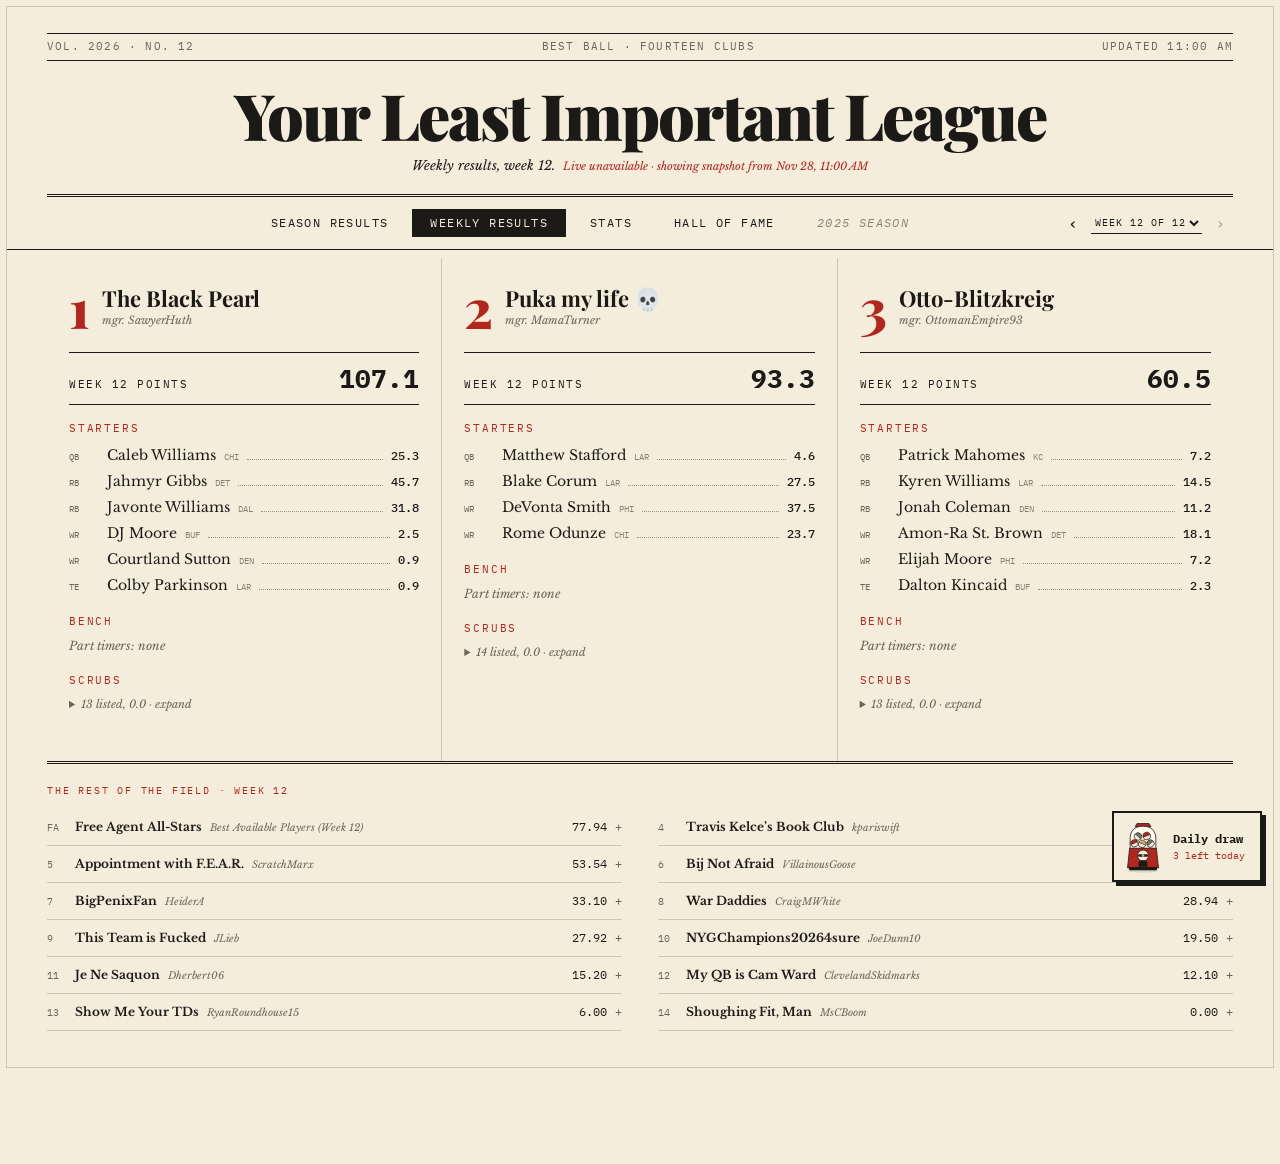
<file: weekly.html>
<!DOCTYPE html>
<html lang="en">
<head>
    <meta charset="UTF-8">
    <meta name="viewport" content="width=device-width, initial-scale=1.0">
    <title>Your Least Important League - Weekly Results</title>
    <link rel="stylesheet" href="newsprint.css">
    <script src="newsprint.js" defer></script>
    <link rel="stylesheet" href="gacha.css">
    <script src="gacha-core.js" defer></script>
    <script src="gacha.js" defer></script>
</head>
<body class="weekly-page">
    <div class="container">
        <div class="header">
            <h1 id="league-name">Loading League...</h1>
            <p id="league-info">Fetching league information...</p>
        </div>

        <div class="navigation">
            <div class="nav-buttons">
                <button class="nav-button" onclick="window.location.href='index.html'">Season Results</button>
                <button class="nav-button active">Weekly Results</button>
                <button class="nav-button" onclick="window.location.href='stats.html'">Stats</button>
                <button class="nav-button" onclick="window.location.href='hall-of-fame.html'">Hall of Fame</button>
                <button class="nav-button nav-button-archive" onclick="window.location.href='2025/index.html'">2025 Season</button>
            </div>
            <div class="week-selector">
                <button type="button" id="previous-week" aria-label="Previous week">‹</button>
                <label for="week-select" class="sr-only">Week</label>
                <select id="week-select">
                    <option value="">Loading weeks...</option>
                </select>
                <button type="button" id="next-week" aria-label="Next week">›</button>
            </div>
        </div>
        
        <div id="loading" class="loading">
            <p>Loading teams and weekly data...</p>
        </div>
        
        <div id="teams-container" class="teams-grid" style="display: none;"></div>
        
        <div id="error" class="error" style="display: none;">
            <p>Error loading league data. Please make sure you've run the Python script first and all JSON files are in the same directory.</p>
        </div>
    </div>

    <script src="sleeper-live.js"></script>
    <script>
        // Set to false for archived seasons (see make_archive_pages.py)
        const LIVE_VIEW = true;

        class WeeklyLeagueViewer {
            constructor() {
                this.leagueData = null;
                this.currentWeek = null;
                this.weekChosenByUser = false; // once the viewer picks a week, refreshes leave it alone
                this.unrosteredPlayers = null;
            }

            async loadData() {
                SleeperLive.start({
                    live: LIVE_VIEW,
                    onData: async (data) => {
                        await this.applyData(data);
                        Newsprint.update(data);
                    },
                    onError: () => this.showError(),
                });
            }

            async applyData({ web }) {
                const firstLoad = this.leagueData === null;
                this.leagueData = web;

                // Best unowned team data comes from the daily snapshot; load it once.
                if (firstLoad) {
                    try {
                        const response = await fetch(`league_${web.league_info.league_id}_unrostered_season_stats.json`);
                        if (response.ok) this.unrosteredPlayers = await response.json();
                    } catch (error) {
                        console.log('Unrostered players season data not available:', error);
                    }
                }

                document.getElementById('league-name').textContent = web.league_info.name;
                document.getElementById('league-info').textContent =
                    `Season ${web.league_info.season} • ${web.league_info.total_rosters} Teams • Current Week: ${web.league_info.current_week}`;

                this.populateWeekSelector();
                // Follow the latest scored week (snapshot -> live, or a kickoff while the tab is open)
                // unless the viewer has chosen a week themselves and it still exists.
                if (!this.weekChosenByUser || !web.weeks.some(w => w.week === this.currentWeek)) {
                    this.currentWeek = SleeperLive.latestScoredWeek(web.weeks) ?? web.league_info.current_week;
                }
                document.getElementById('week-select').value = this.currentWeek;
                this.displayWeekData(this.currentWeek);
            }

            populateWeekSelector() {
                const select = document.getElementById('week-select');
                const wanted = this.leagueData.weeks.map(w => String(w.week)).join(',');
                const existing = Array.from(select.options).map(o => o.value).join(',');
                if (wanted === existing) return; // keep the user's selection on live refreshes
                select.innerHTML = '';
                
                this.leagueData.weeks.forEach(weekData => {
                    const option = document.createElement('option');
                    option.value = weekData.week;
                    option.textContent = `Week ${weekData.week} of ${Math.max(...this.leagueData.weeks.map(w => w.week))}`;
                    select.appendChild(option);
                });
            }

            displayWeekData(week) {
                const weekData = this.leagueData.weeks.find(w => w.week === parseInt(week));
                if (!weekData) {
                    document.getElementById('error').textContent = `No data available for week ${week}`;
                    document.getElementById('error').style.display = 'block';
                    return;
                }

                document.getElementById('loading').style.display = 'none';
                document.getElementById('error').style.display = 'none';
                document.getElementById('teams-container').style.display = 'grid';
                
                this.displayTeams(weekData);
                const select = document.getElementById('week-select');
                select.value = week;
                document.getElementById('previous-week').disabled = select.selectedIndex <= 0;
                document.getElementById('next-week').disabled = select.selectedIndex >= select.options.length - 1;
                const caption = document.querySelector('.edition-caption');
                if (caption) caption.textContent = `Weekly results, week ${week}.`;
            }

            displayTeams(weekData) {
                const container = document.getElementById('teams-container');
                container.innerHTML = '';

                // Calculate optimal points for each team and sort by those points (descending)
                const matchupsWithOptimalPoints = weekData.matchups.map(matchup => {
                    const playerData = this.organizePlayersByPerformance(matchup);
                    const optimalPoints = playerData.starters.reduce((sum, player) => sum + player.points, 0);
                    return { ...matchup, optimalPoints, type: 'regular' };
                });

                // Create array of all teams (regular + unrostered)
                const allTeams = [...matchupsWithOptimalPoints];

                // Add unrostered team if data is available
                if (this.unrosteredPlayers) {
                    const unrosteredLineup = this.getOptimalUnrosteredLineupForWeek(weekData.week);
                    if (unrosteredLineup) {
                        allTeams.push({
                            type: 'unrostered',
                            optimalPoints: unrosteredLineup.totalPoints,
                            team_name: 'Free Agent All-Stars',
                            display_name: `Best Available Players (Week ${weekData.week})`,
                            roster_id: 'unrostered',
                            lineup: unrosteredLineup
                        });
                    }
                }

                // Sort all teams by optimal points (highest first)
                allTeams.sort((a, b) => b.optimalPoints - a.optimalPoints);

                const expanded = this.expandedTeams || new Map();
                this.expandedTeams = expanded;
                const featured = document.createElement('div');
                featured.className = 'weekly-featured';
                const field = document.createElement('div');
                field.className = 'weekly-field';
                const heading = document.createElement('h2');
                heading.className = 'field-heading';
                heading.textContent = `The rest of the field · Week ${weekData.week}`;
                container.append(featured, heading, field);
                let regularRank = 0;
                allTeams.forEach(team => {
                    const rank = team.type === 'regular' ? ++regularRank : 'FA';
                    const isFeatured = team.type === 'regular' && rank <= 3;
                    const card = team.type === 'regular' ? this.createTeamCard(team, rank) : this.createUnrosteredTeamCard(team, null);
                    card.querySelector('.team-header').dataset.rank = rank;
                    card.querySelector('.points-label').textContent = `Week ${weekData.week} points`;
                    card.querySelector('.roster-title').remove();
                    card.querySelector('.starters .section-label').textContent = 'Starters';
                    if (card.querySelector('.bench .section-label')) card.querySelector('.bench .section-label').textContent = 'Bench';
                    const scrubs = card.querySelector('.scrubs');
                    if (scrubs && scrubs.querySelectorAll('.player:not(.empty-roster)').length) {
                        const disclosure = document.createElement('details');
                        disclosure.className = 'scrubs-disclosure';
                        const summary = document.createElement('summary');
                        summary.textContent = `${scrubs.querySelectorAll('.player').length} listed, 0.0 · expand`;
                        disclosure.append(summary, scrubs.querySelector('.player-list'));
                        scrubs.append(disclosure);
                    }
                    const entry = document.createElement('details');
                    entry.className = `field-entry${isFeatured ? ' featured-entry' : ''}`;
                    entry.dataset.rank = rank;
                    const key = `${weekData.week}:${team.roster_id}`;
                    entry.open = expanded.has(key) ? expanded.get(key) : isFeatured && (!window.matchMedia('(max-width: 768px)').matches || rank === 1);
                    const summary = document.createElement('summary');
                    for (const [className, text] of [['field-rank', rank], ['field-name', team.team_name], ['field-owner', team.display_name], ['field-score', team.optimalPoints.toFixed(2)]]) {
                        const span = document.createElement('span');
                        span.className = className;
                        span.textContent = text;
                        summary.append(span);
                    }
                    entry.append(summary, card);
                    entry.addEventListener('toggle', () => expanded.set(key, entry.open));
                    if (isFeatured && rank === 2) {
                        const mobileHeading = heading.cloneNode(true);
                        mobileHeading.classList.add('mobile-field-heading');
                        featured.append(mobileHeading);
                    }
                    (isFeatured ? featured : field).append(entry);
                });
            }

            createTeamCard(matchup, position) {
                const card = document.createElement('div');
                card.className = 'team-card';

                // Get optimal lineup and calculate total points from starters
                const optimalPlayerData = this.organizePlayersByPerformance(matchup);
                const optimalPoints = optimalPlayerData.starters.reduce((sum, player) => sum + player.points, 0);

                // Determine trophy emoji based on position
                let trophyHtml = '';
                if (position === 1) {
                    trophyHtml = '<div class="position-trophy">🥇</div>';
                } else if (position === 2) {
                    trophyHtml = '<div class="position-trophy">🥈</div>';
                } else if (position === 3) {
                    trophyHtml = '<div class="position-trophy">🥉</div>';
                }

                card.innerHTML = `
                    <div class="team-header">
                        ${trophyHtml}
                        <div class="team-info">
                            <div class="team-name">${matchup.team_name}</div>
                            <div class="display-name">${matchup.display_name}</div>
                        </div>
                        <div class="points-box">
                            <div class="points-label">Week Points</div>
                            <div class="points-value">${optimalPoints.toFixed(1)}</div>
                        </div>
                    </div>
                    <div class="roster-section">
                        <div class="roster-title">Week ${this.currentWeek} Performance</div>
                        <div class="starters">
                            <div class="section-label">Beasts</div>
                            <div class="player-list" id="starters-${matchup.roster_id}"></div>
                        </div>
                        <div class="bench">
                            <div class="section-label">Part Timers</div>
                            <div class="player-list" id="bench-${matchup.roster_id}"></div>
                        </div>
                        <div class="scrubs">
                            <div class="section-label">Scrubs</div>
                            <div class="player-list" id="scrubs-${matchup.roster_id}"></div>
                        </div>
                    </div>
                `;

                // Get players organized by performance
                const playerData = this.organizePlayersByPerformance(matchup);

                // Add starters
                const startersContainer = card.querySelector(`#starters-${matchup.roster_id}`);
                if (playerData.starters.length > 0) {
                    playerData.starters.forEach(player => {
                        const playerDiv = this.createPlayerElement(player, true);
                        startersContainer.appendChild(playerDiv);
                    });
                } else {
                    startersContainer.innerHTML = '<div class="player empty-roster">Beasts: none</div>';
                }

                // Add bench players (players with points > 0 but not starters)
                const benchContainer = card.querySelector(`#bench-${matchup.roster_id}`);
                if (playerData.bench.length > 0) {
                    playerData.bench.forEach(player => {
                        const playerDiv = this.createPlayerElement(player, false);
                        benchContainer.appendChild(playerDiv);
                    });
                } else {
                    benchContainer.innerHTML = '<div class="player empty-roster">Part timers: none</div>';
                }

                // Add scrubs (players with 0 points)
                const scrubsContainer = card.querySelector(`#scrubs-${matchup.roster_id}`);
                if (playerData.scrubs.length > 0) {
                    playerData.scrubs.forEach(player => {
                        const playerDiv = this.createPlayerElement(player, false);
                        scrubsContainer.appendChild(playerDiv);
                    });
                } else {
                    scrubsContainer.innerHTML = '<div class="player empty-roster">Scrubs: none</div>';
                }

                return card;
            }

            createUnrosteredTeamCard(teamData, position) {
                const card = document.createElement('div');
                card.className = 'team-card unrostered-team';

                // Free agent team always gets the 🆓 emoji, no trophy awards
                const trophyHtml = '<div class="position-trophy">🆓</div>';

                card.innerHTML = `
                    <div class="team-header">
                        ${trophyHtml}
                        <div class="team-info">
                            <div class="team-name">${teamData.team_name}</div>
                            <div class="display-name">${teamData.display_name} (0.5 PPR)</div>
                        </div>
                        <div class="points-box">
                            <div class="points-label">Week Points</div>
                            <div class="points-value">${teamData.optimalPoints.toFixed(1)}</div>
                        </div>
                    </div>
                    <div class="roster-section">
                        <div class="roster-title">Optimal Free Agent Lineup</div>
                        <div class="starters">
                            <div class="section-label">Starting Lineup</div>
                            <div class="player-list" id="unrostered-starters-${teamData.roster_id}"></div>
                        </div>
                        <div class="bench">
                            <div class="section-label">Top Bench</div>
                            <div class="player-list" id="unrostered-bench-${teamData.roster_id}"></div>
                        </div>
                    </div>
                `;

                // Add starters
                const startersContainer = card.querySelector(`#unrostered-starters-${teamData.roster_id}`);
                teamData.lineup.starters.forEach(player => {
                    const playerDiv = this.createUnrosteredPlayerElement(player, true);
                    startersContainer.appendChild(playerDiv);
                });

                // Add bench players
                const benchContainer = card.querySelector(`#unrostered-bench-${teamData.roster_id}`);
                teamData.lineup.bench.forEach(player => {
                    const playerDiv = this.createUnrosteredPlayerElement(player, false);
                    benchContainer.appendChild(playerDiv);
                });

                return card;
            }

            createUnrosteredPlayerElement(player, isStarter) {
                const playerDiv = document.createElement('div');
                playerDiv.className = `player ${isStarter ? 'starter' : ''}`;
                
                const position = player.isFlex ? 'FLEX' : player.position;
                const teamText = player.info.team ? `${player.info.team}` : '';
                
                const positionBadge = position ? `<span class="position-badge ${position}">${position}</span>` : '';
                
                playerDiv.innerHTML = `
                    <div class="player-info">
                        ${positionBadge}
                        <span class="player-name">${player.info.displayName}</span>
                        <span class="player-position">${teamText}</span>
                    </div>
                    <span class="player-points">${player.points.toFixed(1)}</span>
                `;
                
                return playerDiv;
            }

            organizePlayersByPerformance(matchup) {
                // Get all players with their positions and points
                const allPlayers = [];
                Object.entries(matchup.players_points).forEach(([playerId, points]) => {
                    const player = this.leagueData.players[playerId];
                    
                    const playerData = {
                        id: playerId,
                        name: player ? player.name : 'Unknown Player',
                        position: player ? player.position : 'N/A',
                        team: player ? player.team : 'N/A',
                        points: points,
                        wasActualStarter: matchup.starters ? matchup.starters.includes(playerId) : false
                    };

                    if (playerData.position !== 'N/A') {
                        allPlayers.push(playerData);
                    }
                });

                // Create optimal lineup based on points (same logic as index.html)
                const optimalLineup = this.getOptimalLineup(allPlayers);
                
                return optimalLineup;
            }

            getOptimalLineup(allPlayers) {
                // Separate players with points from scrubs (0 points)
                const playersWithPoints = allPlayers.filter(p => p.points > 0);
                const scrubs = allPlayers.filter(p => p.points === 0);
                
                // Sort by points (highest first)
                playersWithPoints.sort((a, b) => b.points - a.points);
                scrubs.sort((a, b) => b.points - a.points);
                
                // Separate by position (only players with points)
                const qbs = playersWithPoints.filter(p => p.position === 'QB');
                const rbs = playersWithPoints.filter(p => p.position === 'RB');
                const wrs = playersWithPoints.filter(p => p.position === 'WR');
                const tes = playersWithPoints.filter(p => p.position === 'TE');
                
                const starters = [];
                const used = new Set();
                
                // 1 QB (highest scoring)
                if (qbs.length > 0) {
                    starters.push(qbs[0]);
                    used.add(qbs[0].id);
                }
                
                // 2 RBs (highest scoring)
                for (let i = 0; i < Math.min(2, rbs.length); i++) {
                    starters.push(rbs[i]);
                    used.add(rbs[i].id);
                }
                
                // 3 WRs (highest scoring)
                for (let i = 0; i < Math.min(3, wrs.length); i++) {
                    starters.push(wrs[i]);
                    used.add(wrs[i].id);
                }
                
                // 1 TE (highest scoring)
                if (tes.length > 0) {
                    starters.push(tes[0]);
                    used.add(tes[0].id);
                }
                
                // 1 FLEX (next highest WR, RB, or TE not already used)
                const flexCandidates = [...rbs, ...wrs, ...tes].filter(p => !used.has(p.id));
                if (flexCandidates.length > 0) {
                    flexCandidates.sort((a, b) => b.points - a.points);
                    starters.push({ ...flexCandidates[0], slotPosition: 'FLEX' });
                    used.add(flexCandidates[0].id);
                }
                
                // Bench is everyone else with points
                const bench = playersWithPoints.filter(p => !used.has(p.id));
                
                return { starters, bench, scrubs };
            }

            getOptimalUnrosteredLineupForWeek(week) {
                if (!this.unrosteredPlayers || !this.unrosteredPlayers.players) {
                    return null;
                }

                // Get all unrostered players with their week-specific performance
                const playersWithWeekData = [];
                
                this.unrosteredPlayers.players.forEach(playerData => {
                    const weekKey = `week_${week}`;
                    const weekStats = playerData.weekly_stats[weekKey];
                    
                    if (weekStats && weekStats.pts_half_ppr && weekStats.pts_half_ppr > 0) {
                        playersWithWeekData.push({
                            id: playerData.player_id,
                            position: playerData.player_info.position,
                            points: weekStats.pts_half_ppr,
                            info: {
                                name: playerData.player_info.name,
                                displayName: playerData.player_info.name,
                                team: playerData.player_info.team,
                                position: playerData.player_info.position
                            },
                            weekStats: weekStats
                        });
                    }
                });

                // Filter out DEF and K for lineup
                const skillPositionPlayers = playersWithWeekData.filter(player => 
                    player.position && !['DEF', 'K'].includes(player.position)
                );

                if (skillPositionPlayers.length === 0) {
                    return null;
                }

                // Separate by position and sort each by points (highest first)
                const qbs = skillPositionPlayers.filter(p => p.position === 'QB')
                    .sort((a, b) => b.points - a.points).slice(0, 5);
                const rbs = skillPositionPlayers.filter(p => p.position === 'RB')
                    .sort((a, b) => b.points - a.points).slice(0, 10);
                const wrs = skillPositionPlayers.filter(p => p.position === 'WR')
                    .sort((a, b) => b.points - a.points).slice(0, 10);
                const tes = skillPositionPlayers.filter(p => p.position === 'TE')
                    .sort((a, b) => b.points - a.points).slice(0, 5);

                const starters = [];
                const used = new Set();

                // 1 QB (highest scoring)
                if (qbs.length > 0) {
                    starters.push(qbs[0]);
                    used.add(qbs[0].id);
                }

                // 2 RBs (highest scoring)
                for (let i = 0; i < Math.min(2, rbs.length); i++) {
                    starters.push(rbs[i]);
                    used.add(rbs[i].id);
                }

                // 3 WRs (highest scoring)
                for (let i = 0; i < Math.min(3, wrs.length); i++) {
                    starters.push(wrs[i]);
                    used.add(wrs[i].id);
                }

                // 1 TE (highest scoring)
                if (tes.length > 0) {
                    starters.push(tes[0]);
                    used.add(tes[0].id);
                }

                // 1 FLEX (next highest WR, RB, or TE not already used)
                const flexCandidates = [...rbs, ...wrs, ...tes].filter(p => !used.has(p.id));
                if (flexCandidates.length > 0) {
                    flexCandidates.sort((a, b) => b.points - a.points);
                    starters.push({ ...flexCandidates[0], isFlex: true });
                    used.add(flexCandidates[0].id);
                }

                // Bench is remaining top players
                const bench = skillPositionPlayers.filter(p => !used.has(p.id)).slice(0, 8);

                // Calculate total points
                const totalPoints = starters.reduce((sum, player) => sum + player.points, 0);

                return { starters, bench, totalPoints };
            }

            createPlayerElement(player, isStarter) {
                const playerDiv = document.createElement('div');
                playerDiv.className = `player ${isStarter ? 'starter' : ''}`;
                
                // Use slotPosition if available (for FLEX), otherwise use regular position
                const displayPosition = player.slotPosition || player.position || '';
                const teamText = player.team ? `${player.team}` : '';
                const positionBadge = displayPosition ? `<span class="position-badge ${displayPosition}">${displayPosition}</span>` : '';
                
                playerDiv.innerHTML = `
                    <div class="player-info">
                        ${positionBadge}
                        <span class="player-name">${player.name}</span>
                        <span class="player-position">${teamText}</span>
                    </div>
                    <span class="player-points">${player.points.toFixed(1)}</span>
                `;
                
                return playerDiv;
            }

            showError() {
                document.getElementById('loading').style.display = 'none';
                const errorDiv = document.getElementById('error');
                errorDiv.innerHTML = `
                    <h3>Failed to load league data</h3>
                    <p><strong>Possible solutions:</strong></p>
                    <ul style="text-align: left; display: inline-block; margin: 20px 0;">
                        <li>Make sure you've run the Python script first: <code>python sleeper_league_data.py [league_id]</code></li>
                        <li>Check that all JSON files exist in the same directory</li>
                        <li>If serving locally, use: <code>python3 -m http.server 8080</code></li>
                        <li>Make sure you're accessing via HTTP (not file://) to avoid CORS issues</li>
                    </ul>
                `;
                errorDiv.style.display = 'block';
            }
        }

        // Initialize the weekly league viewer when the page loads
        document.addEventListener('DOMContentLoaded', () => {
            const viewer = new WeeklyLeagueViewer();
            viewer.loadData();
            for (const [id, delta] of [['previous-week', -1], ['next-week', 1]]) {
                document.getElementById(id).addEventListener('click', () => {
                    const select = document.getElementById('week-select');
                    const next = select.selectedIndex + delta;
                    if (next < 0 || next >= select.options.length) return;
                    select.selectedIndex = next;
                    select.dispatchEvent(new Event('change'));
                });
            }
            window.matchMedia('(max-width: 768px)').addEventListener('change', event => {
                document.querySelectorAll('.featured-entry').forEach(entry => {
                    entry.open = !event.matches || entry.dataset.rank === '1';
                });
            });

            // Add week selector event listener
            document.getElementById('week-select').addEventListener('change', function() {
                viewer.weekChosenByUser = true;
                viewer.currentWeek = parseInt(this.value);
                viewer.displayWeekData(viewer.currentWeek);
            });
        });
    </script>
</body>
</html>
</file>
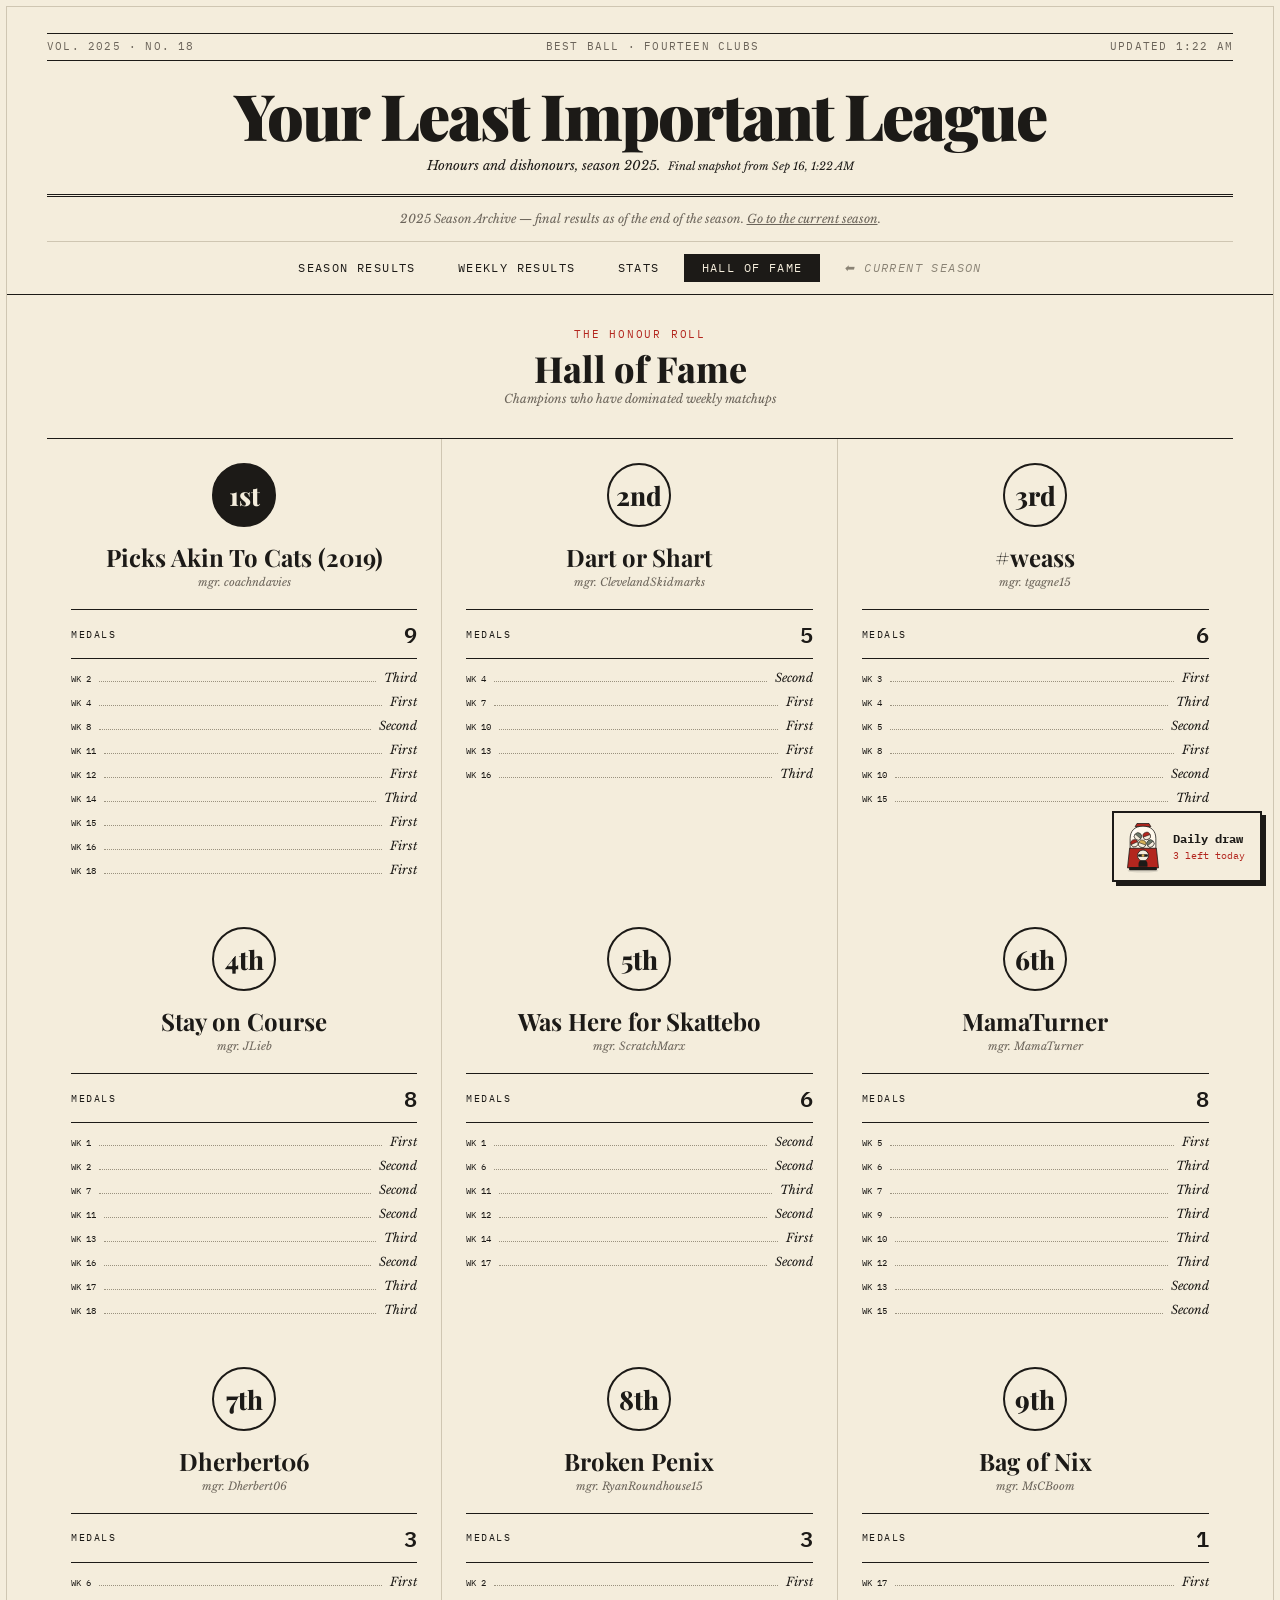
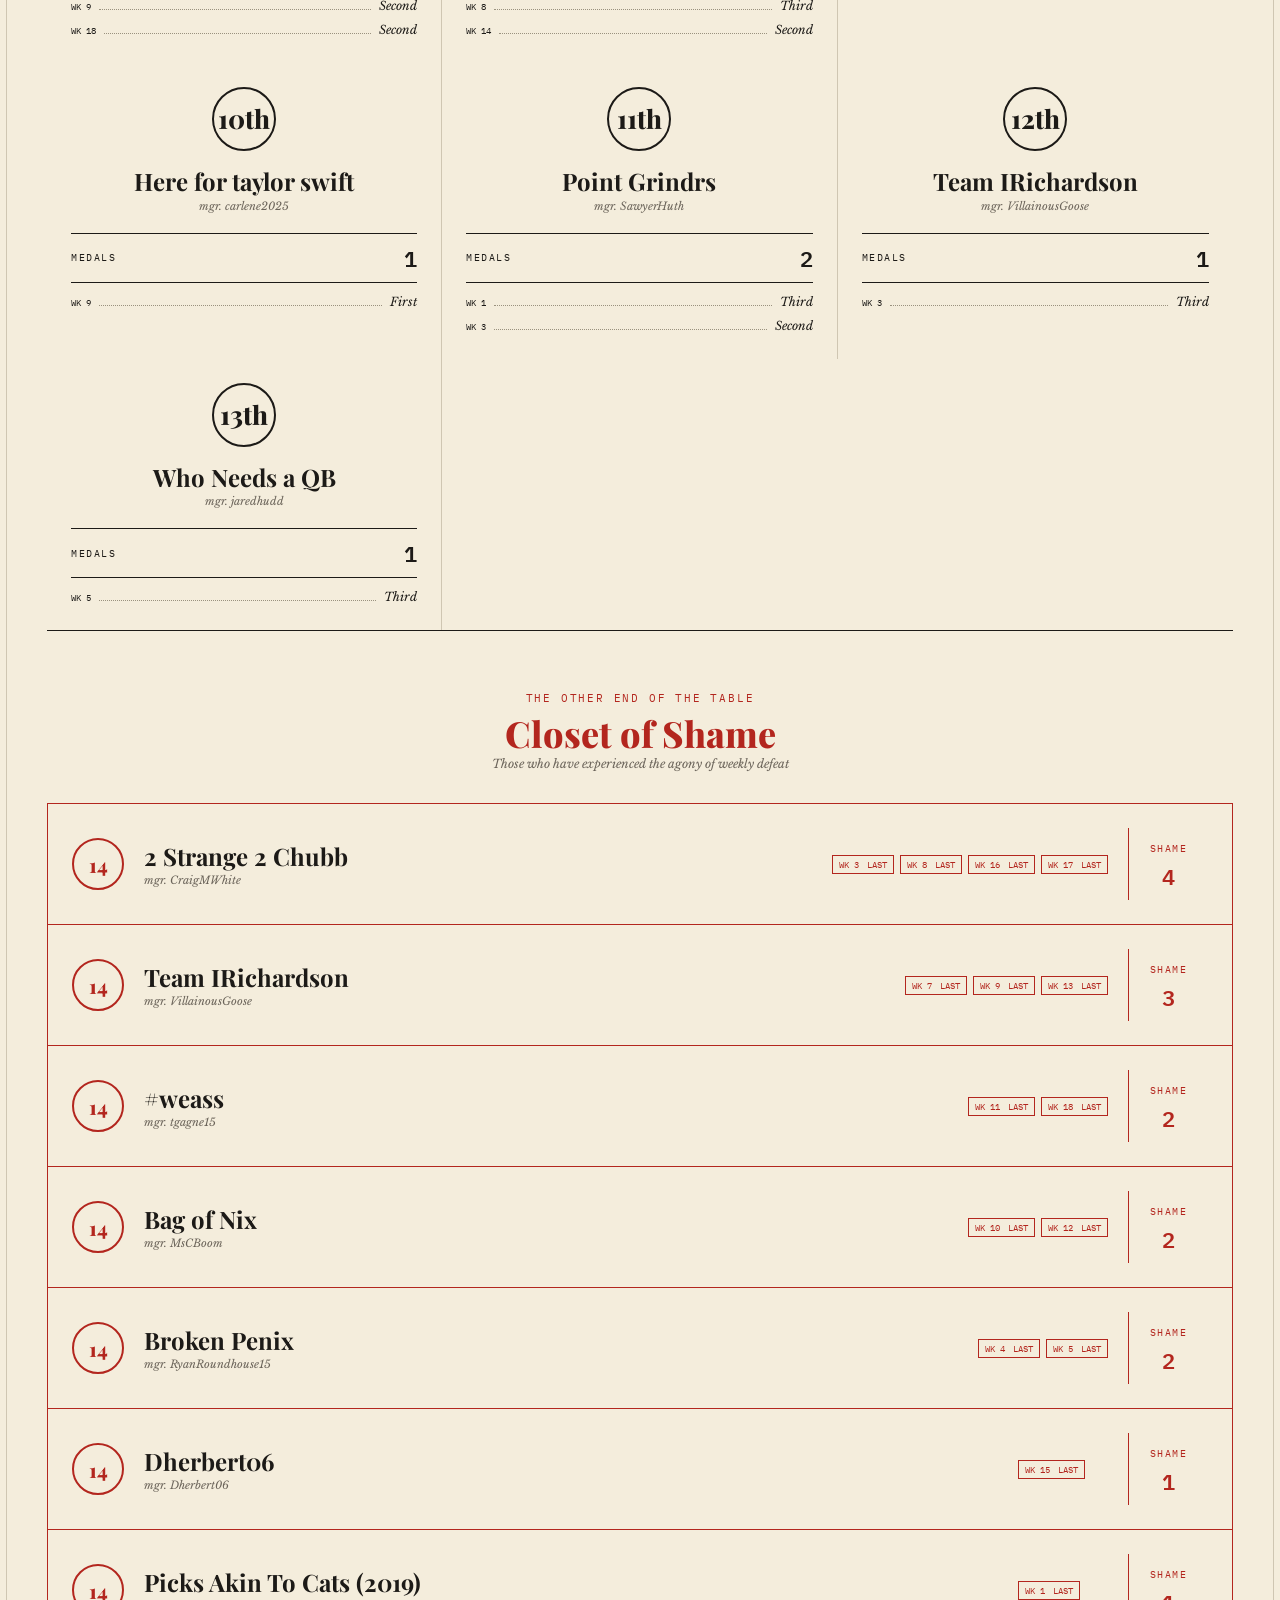
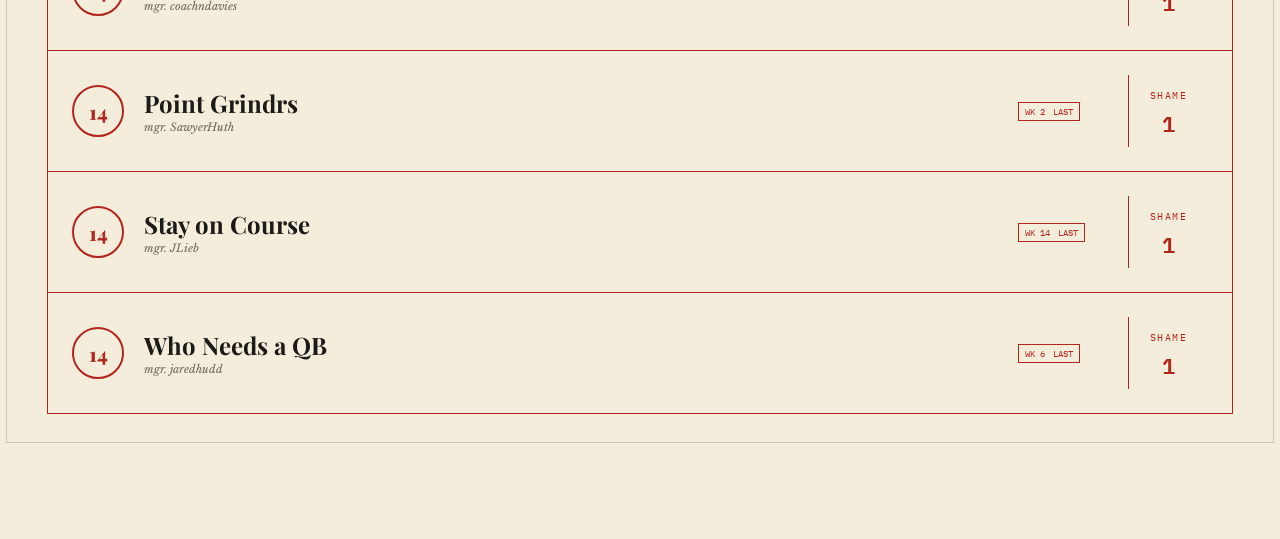
<file: 2025/hall-of-fame.html>
<!DOCTYPE html>
<html lang="en">
<head>
    <meta charset="UTF-8">
    <meta name="viewport" content="width=device-width, initial-scale=1.0">
    <title>2025 Archive - Your Least Important League - Hall of Fame</title>
    <link rel="stylesheet" href="../newsprint.css">
    <script src="../newsprint.js" defer></script>
    <link rel="stylesheet" href="../gacha.css">
    <script src="../gacha-core.js" defer></script>
    <script src="../gacha.js" defer></script>
</head>
<body class="honours-page">
    <div class="container">
        <div class="header">
            <h1 id="league-name">Loading League...</h1>
            <p id="league-info">Fetching league information...</p>
        </div>

        <div class="archive-banner">2025 Season Archive — final results as of the end of the season. <a href="../index.html">Go to the current season</a>.</div>

        <div class="navigation">
            <div class="nav-buttons">
                <button class="nav-button" onclick="window.location.href='index.html'">Season Results</button>
                <button class="nav-button" onclick="window.location.href='weekly.html'">Weekly Results</button>
                <button class="nav-button" onclick="window.location.href='stats.html'">Stats</button>
                <button class="nav-button active">Hall of Fame</button>
                <button class="nav-button nav-button-archive" onclick="window.location.href='../index.html'">⬅ Current Season</button>
            </div>
        </div>
        
        <div id="loading" class="loading">
            <p>Loading Hall of Fame data...</p>
        </div>
        
        <div id="content" style="display: none;">
            <div class="section">
                <div class="section-kicker">The honour roll</div>
                <h2 class="section-title hall-of-fame">Hall of Fame</h2>
                <p style="text-align: center; color: #6b645a; margin-bottom: 30px; font-style: italic;">
                    Champions who have dominated weekly matchups
                </p>
                <div id="hall-of-fame-container" class="players-grid"></div>
            </div>
            
            <div class="section" style="background: #f4eddc;">
                <div class="section-kicker">The other end of the table</div>
                <h2 class="section-title closet-of-shame">Closet of Shame</h2>
                <p style="text-align: center; color: #6b645a; margin-bottom: 30px; font-style: italic;">
                    Those who have experienced the agony of weekly defeat
                </p>
                <div id="closet-of-shame-container" class="players-grid"></div>
            </div>
        </div>
        
        <div id="error" class="error" style="display: none;">
            <p>Error loading league data. Please make sure you've run the Python script first and all JSON files are in the same directory.</p>
        </div>
    </div>

    <script src="../sleeper-live.js"></script>
    <script>
        // Set to false for archived seasons (see make_archive_pages.py)
        const LIVE_VIEW = false;

        class HallOfFameViewer {
            constructor() {
                this.leagueData = null;
                this.hallOfFameData = [];
                this.closetOfShameData = [];
            }

            async loadData() {
                SleeperLive.start({
                    live: LIVE_VIEW,
                    onData: async (data) => {
                        await this.applyData(data);
                        Newsprint.update(data);
                    },
                    onError: () => this.showError(),
                });
            }

            applyData({ web }) {
                this.leagueData = web;

                document.getElementById('league-name').textContent = web.league_info.name;
                document.getElementById('league-info').textContent =
                    `Season ${web.league_info.season} • ${web.league_info.total_rosters} Teams • Current Week: ${web.league_info.current_week}`;

                this.analyzeWeeklyPerformance();
                this.displayResults();
            }

            analyzeWeeklyPerformance() {
                const playerStats = {};

                // Initialize player stats
                this.leagueData.weeks.forEach(weekData => {
                    weekData.matchups.forEach(matchup => {
                        const playerId = `${matchup.roster_id}`;
                        if (!playerStats[playerId]) {
                            playerStats[playerId] = {
                                roster_id: matchup.roster_id,
                                team_name: matchup.team_name,
                                display_name: matchup.display_name,
                                firstPlaceWeeks: [],
                                secondPlaceWeeks: [],
                                thirdPlaceWeeks: [],
                                lastPlaceWeeks: [],
                                firstPlaceCount: 0,
                                secondPlaceCount: 0,
                                thirdPlaceCount: 0,
                                lastPlaceCount: 0
                            };
                        }
                    });
                });

                // Analyze each week that has been played. The current week is in
                // the data before kickoff with every score at zero; ranking it
                // would hand out medals on a 14-way tie.
                this.leagueData.weeks.filter(SleeperLive.weekHasScores).forEach(weekData => {
                    // Calculate optimal points for each team in this week
                    const weeklyScores = weekData.matchups.map(matchup => {
                        const playerData = this.organizePlayersByPerformance(matchup);
                        const optimalPoints = playerData.starters.reduce((sum, player) => sum + player.points, 0);
                        return {
                            roster_id: matchup.roster_id,
                            team_name: matchup.team_name,
                            display_name: matchup.display_name,
                            optimalPoints: optimalPoints,
                            week: weekData.week
                        };
                    });

                    // Sort by optimal points (highest first)
                    weeklyScores.sort((a, b) => b.optimalPoints - a.optimalPoints);

                    // Track 1st, 2nd, 3rd, and last place
                    if (weeklyScores.length > 0) {
                        // First place
                        const firstPlace = weeklyScores[0];
                        const firstPlayerId = `${firstPlace.roster_id}`;
                        playerStats[firstPlayerId].firstPlaceWeeks.push(weekData.week);
                        playerStats[firstPlayerId].firstPlaceCount++;
                        
                        // Second place
                        if (weeklyScores.length > 1) {
                            const secondPlace = weeklyScores[1];
                            const secondPlayerId = `${secondPlace.roster_id}`;
                            playerStats[secondPlayerId].secondPlaceWeeks.push(weekData.week);
                            playerStats[secondPlayerId].secondPlaceCount++;
                        }
                        
                        // Third place
                        if (weeklyScores.length > 2) {
                            const thirdPlace = weeklyScores[2];
                            const thirdPlayerId = `${thirdPlace.roster_id}`;
                            playerStats[thirdPlayerId].thirdPlaceWeeks.push(weekData.week);
                            playerStats[thirdPlayerId].thirdPlaceCount++;
                        }
                        
                        // Last place
                        const lastPlace = weeklyScores[weeklyScores.length - 1];
                        const lastPlayerId = `${lastPlace.roster_id}`;
                        playerStats[lastPlayerId].lastPlaceWeeks.push(weekData.week);
                        playerStats[lastPlayerId].lastPlaceCount++;
                    }
                });

                // Create Hall of Fame (include anyone with any medals: 1st, 2nd, or 3rd place)
                this.hallOfFameData = Object.values(playerStats)
                    .filter(player => player.firstPlaceCount > 0 || player.secondPlaceCount > 0 || player.thirdPlaceCount > 0)
                    .sort((a, b) => {
                        if (b.firstPlaceCount !== a.firstPlaceCount) {
                            return b.firstPlaceCount - a.firstPlaceCount;
                        }
                        if (b.secondPlaceCount !== a.secondPlaceCount) {
                            return b.secondPlaceCount - a.secondPlaceCount;
                        }
                        if (b.thirdPlaceCount !== a.thirdPlaceCount) {
                            return b.thirdPlaceCount - a.thirdPlaceCount;
                        }
                        return a.team_name.localeCompare(b.team_name);
                    });

                // Create Closet of Shame (sorted by last place finishes, then alphabetically)
                this.closetOfShameData = Object.values(playerStats)
                    .filter(player => player.lastPlaceCount > 0)
                    .sort((a, b) => {
                        if (b.lastPlaceCount !== a.lastPlaceCount) {
                            return b.lastPlaceCount - a.lastPlaceCount;
                        }
                        return a.team_name.localeCompare(b.team_name);
                    });
            }

            organizePlayersByPerformance(matchup) {
                // Get all players with their positions and points
                const allPlayers = [];
                Object.entries(matchup.players_points).forEach(([playerId, points]) => {
                    const player = this.leagueData.players[playerId];
                    
                    const playerData = {
                        id: playerId,
                        name: player ? player.name : 'Unknown Player',
                        position: player ? player.position : 'N/A',
                        team: player ? player.team : 'N/A',
                        points: points,
                        wasActualStarter: matchup.starters ? matchup.starters.includes(playerId) : false
                    };

                    if (playerData.position !== 'N/A') {
                        allPlayers.push(playerData);
                    }
                });

                // Create optimal lineup based on points (same logic as weekly.html)
                const optimalLineup = this.getOptimalLineup(allPlayers);
                
                return optimalLineup;
            }

            getOptimalLineup(allPlayers) {
                // Separate players with points from scrubs (0 points)
                const playersWithPoints = allPlayers.filter(p => p.points > 0);
                const scrubs = allPlayers.filter(p => p.points === 0);
                
                // Sort by points (highest first)
                playersWithPoints.sort((a, b) => b.points - a.points);
                scrubs.sort((a, b) => b.points - a.points);
                
                // Separate by position (only players with points)
                const qbs = playersWithPoints.filter(p => p.position === 'QB');
                const rbs = playersWithPoints.filter(p => p.position === 'RB');
                const wrs = playersWithPoints.filter(p => p.position === 'WR');
                const tes = playersWithPoints.filter(p => p.position === 'TE');
                
                const starters = [];
                const used = new Set();
                
                // 1 QB (highest scoring)
                if (qbs.length > 0) {
                    starters.push(qbs[0]);
                    used.add(qbs[0].id);
                }
                
                // 2 RBs (highest scoring)
                for (let i = 0; i < Math.min(2, rbs.length); i++) {
                    starters.push(rbs[i]);
                    used.add(rbs[i].id);
                }
                
                // 3 WRs (highest scoring)
                for (let i = 0; i < Math.min(3, wrs.length); i++) {
                    starters.push(wrs[i]);
                    used.add(wrs[i].id);
                }
                
                // 1 TE (highest scoring)
                if (tes.length > 0) {
                    starters.push(tes[0]);
                    used.add(tes[0].id);
                }
                
                // 1 FLEX (next highest WR, RB, or TE not already used)
                const flexCandidates = [...rbs, ...wrs, ...tes].filter(p => !used.has(p.id));
                if (flexCandidates.length > 0) {
                    flexCandidates.sort((a, b) => b.points - a.points);
                    starters.push({ ...flexCandidates[0], slotPosition: 'FLEX' });
                    used.add(flexCandidates[0].id);
                }
                
                // Bench is everyone else with points
                const bench = playersWithPoints.filter(p => !used.has(p.id));
                
                return { starters, bench, scrubs };
            }

            displayResults() {
                document.getElementById('loading').style.display = 'none';
                document.getElementById('content').style.display = 'block';

                this.displayHallOfFame();
                this.displayClosetOfShame();
            }

            displayHallOfFame() {
                const container = document.getElementById('hall-of-fame-container');
                container.innerHTML = '';

                if (this.hallOfFameData.length === 0) {
                    container.innerHTML = '<div class="empty-section">No champions recorded for this season.</div>';
                    return;
                }

                this.hallOfFameData.forEach((player, index) => {
                    const playerCard = this.createPlayerCard(player, index + 1, 'hall-of-fame');
                    container.appendChild(playerCard);
                });
            }

            displayClosetOfShame() {
                const container = document.getElementById('closet-of-shame-container');
                container.innerHTML = '';

                if (this.closetOfShameData.length === 0) {
                    container.innerHTML = '<div class="empty-section">Everyone\'s doing great... no shame here!</div>';
                    return;
                }

                this.closetOfShameData.forEach((player, index) => {
                    const playerCard = this.createPlayerCard(player, index + 1, 'closet-of-shame');
                    container.appendChild(playerCard);
                });
            }

            createPlayerCard(player, position, type) {
                const card = document.createElement('div');
                card.className = 'player-card';

                const honour = type === 'hall-of-fame';
                const awards = honour
                    ? [...player.firstPlaceWeeks.map(week => ({ week, place: 'First' })),
                       ...player.secondPlaceWeeks.map(week => ({ week, place: 'Second' })),
                       ...player.thirdPlaceWeeks.map(week => ({ week, place: 'Third' }))].sort((a, b) => a.week - b.week)
                    : player.lastPlaceWeeks.map(week => ({ week, place: 'Last' }));
                // Every shame entry earned last place; do not invent different ranks by display order.
                const rank = honour ? `${position}${position === 1 ? 'st' : position === 2 ? 'nd' : position === 3 ? 'rd' : 'th'}` : String(this.leagueData.league_info.total_rosters);
                card.classList.add(honour ? 'honour-card' : 'shame-card');
                card.innerHTML = `<div class="award-rank"></div><div class="award-identity"><h3 class="award-name"></h3><p class="award-owner"></p></div><div class="award-count"><span></span><strong></strong></div><div class="award-weeks"></div>`;
                card.querySelector('.award-rank').textContent = rank;
                card.querySelector('.award-name').textContent = player.team_name;
                card.querySelector('.award-owner').textContent = `mgr. ${player.display_name}`;
                card.querySelector('.award-count span').textContent = honour ? 'Medals' : 'Shame';
                card.querySelector('.award-count strong').textContent = awards.length;
                const weeks = card.querySelector('.award-weeks');
                awards.forEach(award => {
                    const row = document.createElement('div');
                    row.className = 'award-week';
                    const label = document.createElement('span');
                    label.textContent = `Wk ${award.week}`;
                    const place = document.createElement('em');
                    place.textContent = award.place;
                    row.append(label, place);
                    weeks.append(row);
                });
                return card;
            }

            showError() {
                document.getElementById('loading').style.display = 'none';
                const errorDiv = document.getElementById('error');
                errorDiv.innerHTML = `
                    <h3>Failed to load league data</h3>
                    <p><strong>Possible solutions:</strong></p>
                    <ul style="text-align: left; display: inline-block; margin: 20px 0;">
                        <li>Make sure you've run the Python script first: <code>python sleeper_league_data.py [league_id]</code></li>
                        <li>Check that all JSON files exist in the same directory</li>
                        <li>If serving locally, use: <code>python3 -m http.server 8080</code></li>
                        <li>Make sure you're accessing via HTTP (not file://) to avoid CORS issues</li>
                    </ul>
                `;
                errorDiv.style.display = 'block';
            }
        }

        // Initialize the Hall of Fame viewer when the page loads
        document.addEventListener('DOMContentLoaded', () => {
            const viewer = new HallOfFameViewer();
            viewer.loadData();
        });
    </script>
</body>
</html>
</file>
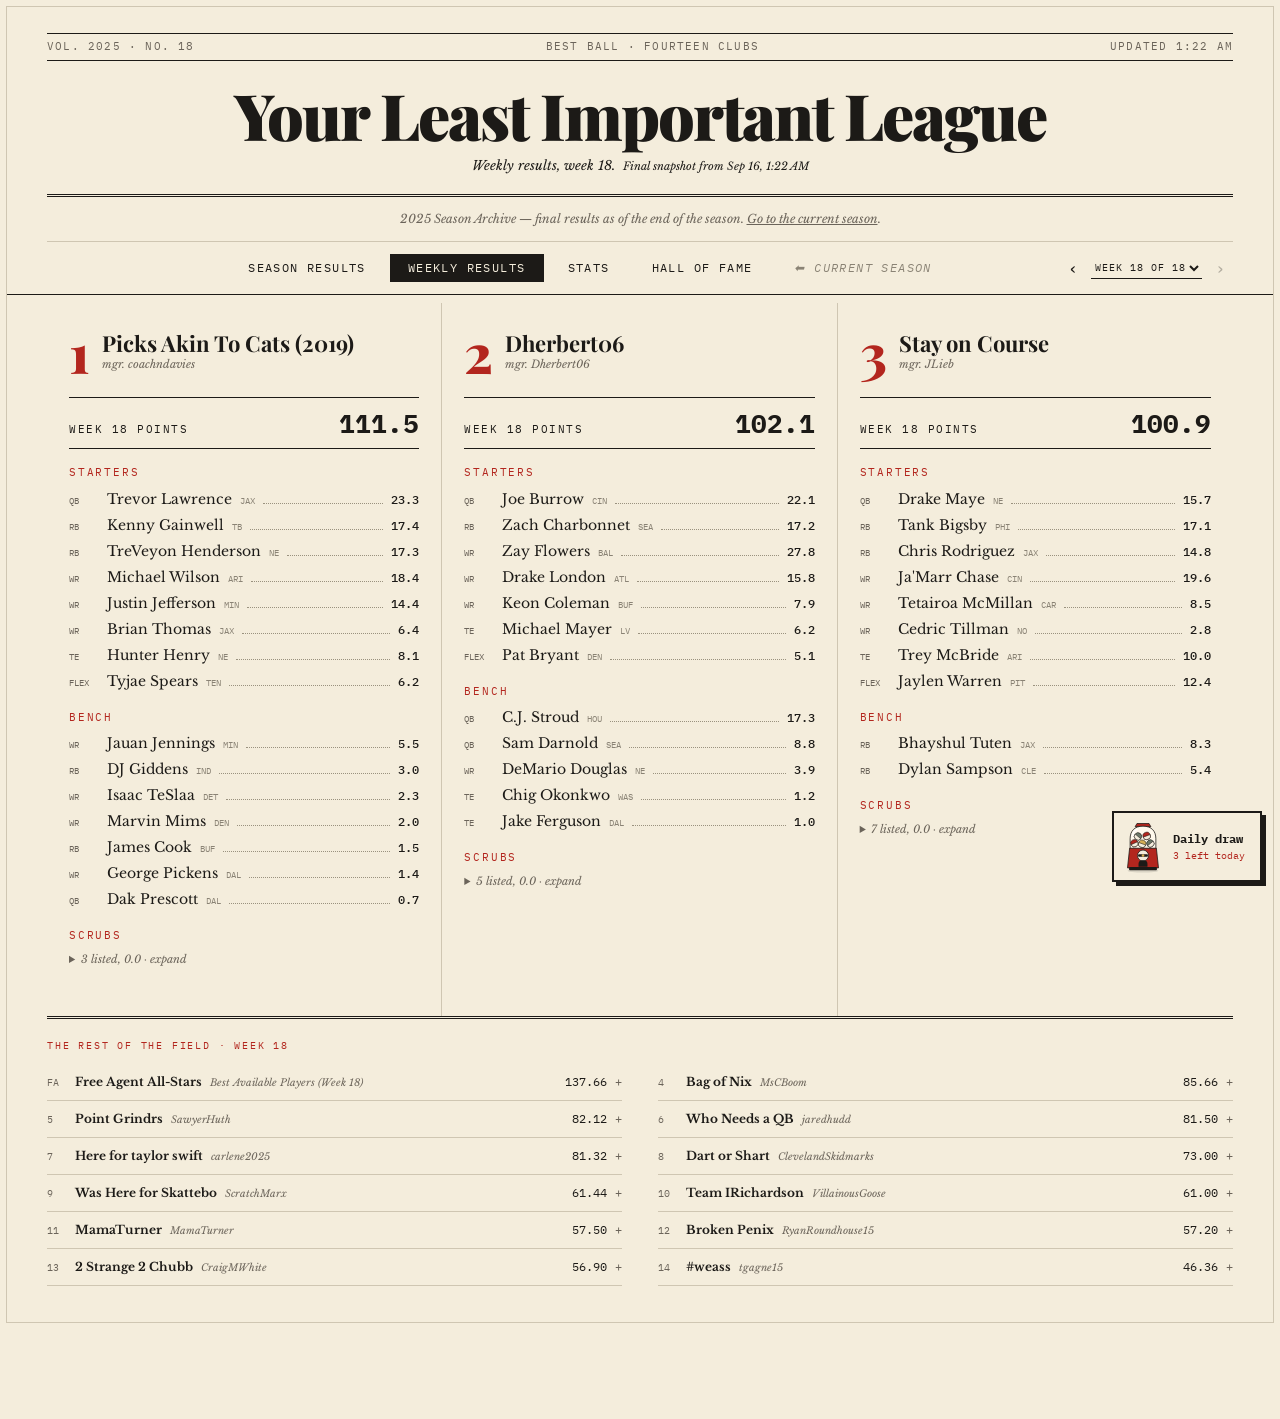
<file: 2025/weekly.html>
<!DOCTYPE html>
<html lang="en">
<head>
    <meta charset="UTF-8">
    <meta name="viewport" content="width=device-width, initial-scale=1.0">
    <title>2025 Archive - Your Least Important League - Weekly Results</title>
    <link rel="stylesheet" href="../newsprint.css">
    <script src="../newsprint.js" defer></script>
    <link rel="stylesheet" href="../gacha.css">
    <script src="../gacha-core.js" defer></script>
    <script src="../gacha.js" defer></script>
</head>
<body class="weekly-page">
    <div class="container">
        <div class="header">
            <h1 id="league-name">Loading League...</h1>
            <p id="league-info">Fetching league information...</p>
        </div>

        <div class="archive-banner">2025 Season Archive — final results as of the end of the season. <a href="../index.html">Go to the current season</a>.</div>

        <div class="navigation">
            <div class="nav-buttons">
                <button class="nav-button" onclick="window.location.href='index.html'">Season Results</button>
                <button class="nav-button active">Weekly Results</button>
                <button class="nav-button" onclick="window.location.href='stats.html'">Stats</button>
                <button class="nav-button" onclick="window.location.href='hall-of-fame.html'">Hall of Fame</button>
                <button class="nav-button nav-button-archive" onclick="window.location.href='../index.html'">⬅ Current Season</button>
            </div>
            <div class="week-selector">
                <button type="button" id="previous-week" aria-label="Previous week">‹</button>
                <label for="week-select" class="sr-only">Week</label>
                <select id="week-select">
                    <option value="">Loading weeks...</option>
                </select>
                <button type="button" id="next-week" aria-label="Next week">›</button>
            </div>
        </div>
        
        <div id="loading" class="loading">
            <p>Loading teams and weekly data...</p>
        </div>
        
        <div id="teams-container" class="teams-grid" style="display: none;"></div>
        
        <div id="error" class="error" style="display: none;">
            <p>Error loading league data. Please make sure you've run the Python script first and all JSON files are in the same directory.</p>
        </div>
    </div>

    <script src="../sleeper-live.js"></script>
    <script>
        // Set to false for archived seasons (see make_archive_pages.py)
        const LIVE_VIEW = false;

        class WeeklyLeagueViewer {
            constructor() {
                this.leagueData = null;
                this.currentWeek = null;
                this.unrosteredPlayers = null;
            }

            async loadData() {
                SleeperLive.start({
                    live: LIVE_VIEW,
                    onData: async (data) => {
                        await this.applyData(data);
                        Newsprint.update(data);
                    },
                    onError: () => this.showError(),
                });
            }

            async applyData({ web }) {
                const firstLoad = this.leagueData === null;
                this.leagueData = web;

                // Best unowned team data comes from the daily snapshot; load it once.
                if (firstLoad) {
                    try {
                        const response = await fetch(`league_${web.league_info.league_id}_unrostered_season_stats.json`);
                        if (response.ok) this.unrosteredPlayers = await response.json();
                    } catch (error) {
                        console.log('Unrostered players season data not available:', error);
                    }
                }

                document.getElementById('league-name').textContent = web.league_info.name;
                document.getElementById('league-info').textContent =
                    `Season ${web.league_info.season} • ${web.league_info.total_rosters} Teams • Current Week: ${web.league_info.current_week}`;

                this.populateWeekSelector();
                if (firstLoad || !web.weeks.some(w => w.week === this.currentWeek)) {
                    this.currentWeek = web.league_info.current_week;
                }
                document.getElementById('week-select').value = this.currentWeek;
                this.displayWeekData(this.currentWeek);
            }

            populateWeekSelector() {
                const select = document.getElementById('week-select');
                const wanted = this.leagueData.weeks.map(w => String(w.week)).join(',');
                const existing = Array.from(select.options).map(o => o.value).join(',');
                if (wanted === existing) return; // keep the user's selection on live refreshes
                select.innerHTML = '';
                
                this.leagueData.weeks.forEach(weekData => {
                    const option = document.createElement('option');
                    option.value = weekData.week;
                    option.textContent = `Week ${weekData.week} of ${Math.max(...this.leagueData.weeks.map(w => w.week))}`;
                    select.appendChild(option);
                });
            }

            displayWeekData(week) {
                const weekData = this.leagueData.weeks.find(w => w.week === parseInt(week));
                if (!weekData) {
                    document.getElementById('error').textContent = `No data available for week ${week}`;
                    document.getElementById('error').style.display = 'block';
                    return;
                }

                document.getElementById('loading').style.display = 'none';
                document.getElementById('error').style.display = 'none';
                document.getElementById('teams-container').style.display = 'grid';
                
                this.displayTeams(weekData);
                const select = document.getElementById('week-select');
                select.value = week;
                document.getElementById('previous-week').disabled = select.selectedIndex <= 0;
                document.getElementById('next-week').disabled = select.selectedIndex >= select.options.length - 1;
                const caption = document.querySelector('.edition-caption');
                if (caption) caption.textContent = `Weekly results, week ${week}.`;
            }

            displayTeams(weekData) {
                const container = document.getElementById('teams-container');
                container.innerHTML = '';

                // Calculate optimal points for each team and sort by those points (descending)
                const matchupsWithOptimalPoints = weekData.matchups.map(matchup => {
                    const playerData = this.organizePlayersByPerformance(matchup);
                    const optimalPoints = playerData.starters.reduce((sum, player) => sum + player.points, 0);
                    return { ...matchup, optimalPoints, type: 'regular' };
                });

                // Create array of all teams (regular + unrostered)
                const allTeams = [...matchupsWithOptimalPoints];

                // Add unrostered team if data is available
                if (this.unrosteredPlayers) {
                    const unrosteredLineup = this.getOptimalUnrosteredLineupForWeek(weekData.week);
                    if (unrosteredLineup) {
                        allTeams.push({
                            type: 'unrostered',
                            optimalPoints: unrosteredLineup.totalPoints,
                            team_name: 'Free Agent All-Stars',
                            display_name: `Best Available Players (Week ${weekData.week})`,
                            roster_id: 'unrostered',
                            lineup: unrosteredLineup
                        });
                    }
                }

                // Sort all teams by optimal points (highest first)
                allTeams.sort((a, b) => b.optimalPoints - a.optimalPoints);

                const expanded = this.expandedTeams || new Map();
                this.expandedTeams = expanded;
                const featured = document.createElement('div');
                featured.className = 'weekly-featured';
                const field = document.createElement('div');
                field.className = 'weekly-field';
                const heading = document.createElement('h2');
                heading.className = 'field-heading';
                heading.textContent = `The rest of the field · Week ${weekData.week}`;
                container.append(featured, heading, field);
                let regularRank = 0;
                allTeams.forEach(team => {
                    const rank = team.type === 'regular' ? ++regularRank : 'FA';
                    const isFeatured = team.type === 'regular' && rank <= 3;
                    const card = team.type === 'regular' ? this.createTeamCard(team, rank) : this.createUnrosteredTeamCard(team, null);
                    card.querySelector('.team-header').dataset.rank = rank;
                    card.querySelector('.points-label').textContent = `Week ${weekData.week} points`;
                    card.querySelector('.roster-title').remove();
                    card.querySelector('.starters .section-label').textContent = 'Starters';
                    if (card.querySelector('.bench .section-label')) card.querySelector('.bench .section-label').textContent = 'Bench';
                    const scrubs = card.querySelector('.scrubs');
                    if (scrubs && scrubs.querySelectorAll('.player:not(.empty-roster)').length) {
                        const disclosure = document.createElement('details');
                        disclosure.className = 'scrubs-disclosure';
                        const summary = document.createElement('summary');
                        summary.textContent = `${scrubs.querySelectorAll('.player').length} listed, 0.0 · expand`;
                        disclosure.append(summary, scrubs.querySelector('.player-list'));
                        scrubs.append(disclosure);
                    }
                    const entry = document.createElement('details');
                    entry.className = `field-entry${isFeatured ? ' featured-entry' : ''}`;
                    entry.dataset.rank = rank;
                    const key = `${weekData.week}:${team.roster_id}`;
                    entry.open = expanded.has(key) ? expanded.get(key) : isFeatured && (!window.matchMedia('(max-width: 768px)').matches || rank === 1);
                    const summary = document.createElement('summary');
                    for (const [className, text] of [['field-rank', rank], ['field-name', team.team_name], ['field-owner', team.display_name], ['field-score', team.optimalPoints.toFixed(2)]]) {
                        const span = document.createElement('span');
                        span.className = className;
                        span.textContent = text;
                        summary.append(span);
                    }
                    entry.append(summary, card);
                    entry.addEventListener('toggle', () => expanded.set(key, entry.open));
                    if (isFeatured && rank === 2) {
                        const mobileHeading = heading.cloneNode(true);
                        mobileHeading.classList.add('mobile-field-heading');
                        featured.append(mobileHeading);
                    }
                    (isFeatured ? featured : field).append(entry);
                });
            }

            createTeamCard(matchup, position) {
                const card = document.createElement('div');
                card.className = 'team-card';

                // Get optimal lineup and calculate total points from starters
                const optimalPlayerData = this.organizePlayersByPerformance(matchup);
                const optimalPoints = optimalPlayerData.starters.reduce((sum, player) => sum + player.points, 0);

                // Determine trophy emoji based on position
                let trophyHtml = '';
                if (position === 1) {
                    trophyHtml = '<div class="position-trophy">🥇</div>';
                } else if (position === 2) {
                    trophyHtml = '<div class="position-trophy">🥈</div>';
                } else if (position === 3) {
                    trophyHtml = '<div class="position-trophy">🥉</div>';
                }

                card.innerHTML = `
                    <div class="team-header">
                        ${trophyHtml}
                        <div class="team-info">
                            <div class="team-name">${matchup.team_name}</div>
                            <div class="display-name">${matchup.display_name}</div>
                        </div>
                        <div class="points-box">
                            <div class="points-label">Week Points</div>
                            <div class="points-value">${optimalPoints.toFixed(1)}</div>
                        </div>
                    </div>
                    <div class="roster-section">
                        <div class="roster-title">Week ${this.currentWeek} Performance</div>
                        <div class="starters">
                            <div class="section-label">Beasts</div>
                            <div class="player-list" id="starters-${matchup.roster_id}"></div>
                        </div>
                        <div class="bench">
                            <div class="section-label">Part Timers</div>
                            <div class="player-list" id="bench-${matchup.roster_id}"></div>
                        </div>
                        <div class="scrubs">
                            <div class="section-label">Scrubs</div>
                            <div class="player-list" id="scrubs-${matchup.roster_id}"></div>
                        </div>
                    </div>
                `;

                // Get players organized by performance
                const playerData = this.organizePlayersByPerformance(matchup);

                // Add starters
                const startersContainer = card.querySelector(`#starters-${matchup.roster_id}`);
                if (playerData.starters.length > 0) {
                    playerData.starters.forEach(player => {
                        const playerDiv = this.createPlayerElement(player, true);
                        startersContainer.appendChild(playerDiv);
                    });
                } else {
                    startersContainer.innerHTML = '<div class="player empty-roster">Beasts: none</div>';
                }

                // Add bench players (players with points > 0 but not starters)
                const benchContainer = card.querySelector(`#bench-${matchup.roster_id}`);
                if (playerData.bench.length > 0) {
                    playerData.bench.forEach(player => {
                        const playerDiv = this.createPlayerElement(player, false);
                        benchContainer.appendChild(playerDiv);
                    });
                } else {
                    benchContainer.innerHTML = '<div class="player empty-roster">Part timers: none</div>';
                }

                // Add scrubs (players with 0 points)
                const scrubsContainer = card.querySelector(`#scrubs-${matchup.roster_id}`);
                if (playerData.scrubs.length > 0) {
                    playerData.scrubs.forEach(player => {
                        const playerDiv = this.createPlayerElement(player, false);
                        scrubsContainer.appendChild(playerDiv);
                    });
                } else {
                    scrubsContainer.innerHTML = '<div class="player empty-roster">Scrubs: none</div>';
                }

                return card;
            }

            createUnrosteredTeamCard(teamData, position) {
                const card = document.createElement('div');
                card.className = 'team-card unrostered-team';

                // Free agent team always gets the 🆓 emoji, no trophy awards
                const trophyHtml = '<div class="position-trophy">🆓</div>';

                card.innerHTML = `
                    <div class="team-header">
                        ${trophyHtml}
                        <div class="team-info">
                            <div class="team-name">${teamData.team_name}</div>
                            <div class="display-name">${teamData.display_name} (0.5 PPR)</div>
                        </div>
                        <div class="points-box">
                            <div class="points-label">Week Points</div>
                            <div class="points-value">${teamData.optimalPoints.toFixed(1)}</div>
                        </div>
                    </div>
                    <div class="roster-section">
                        <div class="roster-title">Optimal Free Agent Lineup</div>
                        <div class="starters">
                            <div class="section-label">Starting Lineup</div>
                            <div class="player-list" id="unrostered-starters-${teamData.roster_id}"></div>
                        </div>
                        <div class="bench">
                            <div class="section-label">Top Bench</div>
                            <div class="player-list" id="unrostered-bench-${teamData.roster_id}"></div>
                        </div>
                    </div>
                `;

                // Add starters
                const startersContainer = card.querySelector(`#unrostered-starters-${teamData.roster_id}`);
                teamData.lineup.starters.forEach(player => {
                    const playerDiv = this.createUnrosteredPlayerElement(player, true);
                    startersContainer.appendChild(playerDiv);
                });

                // Add bench players
                const benchContainer = card.querySelector(`#unrostered-bench-${teamData.roster_id}`);
                teamData.lineup.bench.forEach(player => {
                    const playerDiv = this.createUnrosteredPlayerElement(player, false);
                    benchContainer.appendChild(playerDiv);
                });

                return card;
            }

            createUnrosteredPlayerElement(player, isStarter) {
                const playerDiv = document.createElement('div');
                playerDiv.className = `player ${isStarter ? 'starter' : ''}`;
                
                const position = player.isFlex ? 'FLEX' : player.position;
                const teamText = player.info.team ? `${player.info.team}` : '';
                
                const positionBadge = position ? `<span class="position-badge ${position}">${position}</span>` : '';
                
                playerDiv.innerHTML = `
                    <div class="player-info">
                        ${positionBadge}
                        <span class="player-name">${player.info.displayName}</span>
                        <span class="player-position">${teamText}</span>
                    </div>
                    <span class="player-points">${player.points.toFixed(1)}</span>
                `;
                
                return playerDiv;
            }

            organizePlayersByPerformance(matchup) {
                // Get all players with their positions and points
                const allPlayers = [];
                Object.entries(matchup.players_points).forEach(([playerId, points]) => {
                    const player = this.leagueData.players[playerId];
                    
                    const playerData = {
                        id: playerId,
                        name: player ? player.name : 'Unknown Player',
                        position: player ? player.position : 'N/A',
                        team: player ? player.team : 'N/A',
                        points: points,
                        wasActualStarter: matchup.starters ? matchup.starters.includes(playerId) : false
                    };

                    if (playerData.position !== 'N/A') {
                        allPlayers.push(playerData);
                    }
                });

                // Create optimal lineup based on points (same logic as index.html)
                const optimalLineup = this.getOptimalLineup(allPlayers);
                
                return optimalLineup;
            }

            getOptimalLineup(allPlayers) {
                // Separate players with points from scrubs (0 points)
                const playersWithPoints = allPlayers.filter(p => p.points > 0);
                const scrubs = allPlayers.filter(p => p.points === 0);
                
                // Sort by points (highest first)
                playersWithPoints.sort((a, b) => b.points - a.points);
                scrubs.sort((a, b) => b.points - a.points);
                
                // Separate by position (only players with points)
                const qbs = playersWithPoints.filter(p => p.position === 'QB');
                const rbs = playersWithPoints.filter(p => p.position === 'RB');
                const wrs = playersWithPoints.filter(p => p.position === 'WR');
                const tes = playersWithPoints.filter(p => p.position === 'TE');
                
                const starters = [];
                const used = new Set();
                
                // 1 QB (highest scoring)
                if (qbs.length > 0) {
                    starters.push(qbs[0]);
                    used.add(qbs[0].id);
                }
                
                // 2 RBs (highest scoring)
                for (let i = 0; i < Math.min(2, rbs.length); i++) {
                    starters.push(rbs[i]);
                    used.add(rbs[i].id);
                }
                
                // 3 WRs (highest scoring)
                for (let i = 0; i < Math.min(3, wrs.length); i++) {
                    starters.push(wrs[i]);
                    used.add(wrs[i].id);
                }
                
                // 1 TE (highest scoring)
                if (tes.length > 0) {
                    starters.push(tes[0]);
                    used.add(tes[0].id);
                }
                
                // 1 FLEX (next highest WR, RB, or TE not already used)
                const flexCandidates = [...rbs, ...wrs, ...tes].filter(p => !used.has(p.id));
                if (flexCandidates.length > 0) {
                    flexCandidates.sort((a, b) => b.points - a.points);
                    starters.push({ ...flexCandidates[0], slotPosition: 'FLEX' });
                    used.add(flexCandidates[0].id);
                }
                
                // Bench is everyone else with points
                const bench = playersWithPoints.filter(p => !used.has(p.id));
                
                return { starters, bench, scrubs };
            }

            getOptimalUnrosteredLineupForWeek(week) {
                if (!this.unrosteredPlayers || !this.unrosteredPlayers.players) {
                    return null;
                }

                // Get all unrostered players with their week-specific performance
                const playersWithWeekData = [];
                
                this.unrosteredPlayers.players.forEach(playerData => {
                    const weekKey = `week_${week}`;
                    const weekStats = playerData.weekly_stats[weekKey];
                    
                    if (weekStats && weekStats.pts_half_ppr && weekStats.pts_half_ppr > 0) {
                        playersWithWeekData.push({
                            id: playerData.player_id,
                            position: playerData.player_info.position,
                            points: weekStats.pts_half_ppr,
                            info: {
                                name: playerData.player_info.name,
                                displayName: playerData.player_info.name,
                                team: playerData.player_info.team,
                                position: playerData.player_info.position
                            },
                            weekStats: weekStats
                        });
                    }
                });

                // Filter out DEF and K for lineup
                const skillPositionPlayers = playersWithWeekData.filter(player => 
                    player.position && !['DEF', 'K'].includes(player.position)
                );

                if (skillPositionPlayers.length === 0) {
                    return null;
                }

                // Separate by position and sort each by points (highest first)
                const qbs = skillPositionPlayers.filter(p => p.position === 'QB')
                    .sort((a, b) => b.points - a.points).slice(0, 5);
                const rbs = skillPositionPlayers.filter(p => p.position === 'RB')
                    .sort((a, b) => b.points - a.points).slice(0, 10);
                const wrs = skillPositionPlayers.filter(p => p.position === 'WR')
                    .sort((a, b) => b.points - a.points).slice(0, 10);
                const tes = skillPositionPlayers.filter(p => p.position === 'TE')
                    .sort((a, b) => b.points - a.points).slice(0, 5);

                const starters = [];
                const used = new Set();

                // 1 QB (highest scoring)
                if (qbs.length > 0) {
                    starters.push(qbs[0]);
                    used.add(qbs[0].id);
                }

                // 2 RBs (highest scoring)
                for (let i = 0; i < Math.min(2, rbs.length); i++) {
                    starters.push(rbs[i]);
                    used.add(rbs[i].id);
                }

                // 3 WRs (highest scoring)
                for (let i = 0; i < Math.min(3, wrs.length); i++) {
                    starters.push(wrs[i]);
                    used.add(wrs[i].id);
                }

                // 1 TE (highest scoring)
                if (tes.length > 0) {
                    starters.push(tes[0]);
                    used.add(tes[0].id);
                }

                // 1 FLEX (next highest WR, RB, or TE not already used)
                const flexCandidates = [...rbs, ...wrs, ...tes].filter(p => !used.has(p.id));
                if (flexCandidates.length > 0) {
                    flexCandidates.sort((a, b) => b.points - a.points);
                    starters.push({ ...flexCandidates[0], isFlex: true });
                    used.add(flexCandidates[0].id);
                }

                // Bench is remaining top players
                const bench = skillPositionPlayers.filter(p => !used.has(p.id)).slice(0, 8);

                // Calculate total points
                const totalPoints = starters.reduce((sum, player) => sum + player.points, 0);

                return { starters, bench, totalPoints };
            }

            createPlayerElement(player, isStarter) {
                const playerDiv = document.createElement('div');
                playerDiv.className = `player ${isStarter ? 'starter' : ''}`;
                
                // Use slotPosition if available (for FLEX), otherwise use regular position
                const displayPosition = player.slotPosition || player.position || '';
                const teamText = player.team ? `${player.team}` : '';
                const positionBadge = displayPosition ? `<span class="position-badge ${displayPosition}">${displayPosition}</span>` : '';
                
                playerDiv.innerHTML = `
                    <div class="player-info">
                        ${positionBadge}
                        <span class="player-name">${player.name}</span>
                        <span class="player-position">${teamText}</span>
                    </div>
                    <span class="player-points">${player.points.toFixed(1)}</span>
                `;
                
                return playerDiv;
            }

            showError() {
                document.getElementById('loading').style.display = 'none';
                const errorDiv = document.getElementById('error');
                errorDiv.innerHTML = `
                    <h3>Failed to load league data</h3>
                    <p><strong>Possible solutions:</strong></p>
                    <ul style="text-align: left; display: inline-block; margin: 20px 0;">
                        <li>Make sure you've run the Python script first: <code>python sleeper_league_data.py [league_id]</code></li>
                        <li>Check that all JSON files exist in the same directory</li>
                        <li>If serving locally, use: <code>python3 -m http.server 8080</code></li>
                        <li>Make sure you're accessing via HTTP (not file://) to avoid CORS issues</li>
                    </ul>
                `;
                errorDiv.style.display = 'block';
            }
        }

        // Initialize the weekly league viewer when the page loads
        document.addEventListener('DOMContentLoaded', () => {
            const viewer = new WeeklyLeagueViewer();
            viewer.loadData();
            for (const [id, delta] of [['previous-week', -1], ['next-week', 1]]) {
                document.getElementById(id).addEventListener('click', () => {
                    const select = document.getElementById('week-select');
                    const next = select.selectedIndex + delta;
                    if (next < 0 || next >= select.options.length) return;
                    select.selectedIndex = next;
                    select.dispatchEvent(new Event('change'));
                });
            }
            window.matchMedia('(max-width: 768px)').addEventListener('change', event => {
                document.querySelectorAll('.featured-entry').forEach(entry => {
                    entry.open = !event.matches || entry.dataset.rank === '1';
                });
            });

            // Add week selector event listener
            document.getElementById('week-select').addEventListener('change', function() {
                viewer.currentWeek = parseInt(this.value);
                viewer.displayWeekData(viewer.currentWeek);
            });
        });
    </script>
</body>
</html>
</file>
<file: newsprint.css>
@import url('https://fonts.googleapis.com/css2?family=IBM+Plex+Mono:wght@400;500;600;700&family=Libre+Baskerville:ital,wght@0,400;0,700;1,400&family=Playfair+Display:wght@700;800;900&display=swap');

:root {
    --paper: #f4eddc;
    --ink: #1c1a17;
    --muted: #6b645a;
    --faint: #8a8375;
    --rule: #cfc6b2;
    --red: #b3261e;
    --mono: 'IBM Plex Mono', monospace;
    --serif: 'Libre Baskerville', Georgia, serif;
    --display: 'Playfair Display', Georgia, serif;
}
* { box-sizing: border-box; margin: 0; padding: 0; }
body { background: var(--paper); color: var(--ink); font-family: var(--serif); line-height: 1.5; padding: 6px; }
button, select, a { -webkit-tap-highlight-color: transparent; }
a { color: inherit; }
button, select { border-radius: 0; }
button { cursor: pointer; }
:focus-visible { outline: 2px solid var(--red); outline-offset: 4px; }
.container { max-width: 1440px; min-height: calc(100vh - 12px); margin: auto; border: 1px solid var(--rule); background: var(--paper); }
.header { margin: 26px 40px 0; padding-bottom: 15px; text-align: center; border-bottom: 3px double var(--ink); }
.edition-line { display: flex; justify-content: space-between; gap: 16px; border-block: 1px solid var(--ink); padding: 5px 0; font: 10.5px/1.5 var(--mono); letter-spacing: 1.2px; text-transform: uppercase; color: var(--muted); }
.header h1 { font: 900 clamp(36px, 5.5vw, 64px)/1.08 var(--display); letter-spacing: -2px; margin: 19px 0 7px; }
.header p { font-size: 12px; color: var(--muted); font-style: italic; }
.edition-subtitle { font-size: 13px !important; color: var(--ink) !important; margin-bottom: 4px; }
#live-status { display: inline-block; margin-left: 8px; font-size: 11px; }
#live-status[data-kind='live'] { color: var(--red); }
#live-status[data-kind='live']::before { content: '● '; font-style: normal; }
#live-status[data-kind='stale'] { color: var(--red); }
.navigation { border-bottom: 1px solid var(--ink); padding: 12px 40px; display: flex; flex-direction: column; align-items: center; gap: 12px; }
.nav-buttons { display: flex; flex-wrap: wrap; justify-content: center; align-items: center; gap: 6px; }
.nav-button, .chart-tab, .toggle-all-btn { display: inline-block; background: transparent; border: 0; color: var(--ink); padding: 5px 18px; font: 12px/1.5 var(--mono); font-weight: 400; letter-spacing: 1.4px; text-transform: uppercase; text-decoration: none; text-align: center; }
.nav-button.active, .chart-tab.active { background: var(--ink); color: var(--paper); }
.nav-button:hover, .chart-tab:hover, .toggle-all-btn:hover { background: var(--ink); color: var(--paper); }
.nav-button-archive { color: var(--faint); font-style: italic; }
.nav-short { display: none; }
.week-selector { display: flex; align-items: center; gap: 12px; font: 11px var(--mono); letter-spacing: 1px; text-transform: uppercase; }
.week-selector select { background: var(--paper); color: var(--red); border: 1px solid var(--rule); padding: 7px 12px; font: 12px var(--mono); }
.teams-grid, .players-grid { display: grid; grid-template-columns: repeat(3, minmax(0, 1fr)); gap: 32px 0; counter-reset: standing; }
.teams-grid { padding: 8px 40px 36px; }
.team-card, .player-card { min-width: 0; padding: 22px; border-right: 1px solid var(--rule); counter-increment: standing; }
.team-card:nth-child(3n), .player-card:nth-child(3n) { border-right: 0; }
.team-header, .player-header { display: grid; grid-template-columns: auto minmax(0, 1fr); gap: 0 12px; align-items: center; }
.team-header::before, .player-header::before { content: counter(standing); font: 800 54px/1 var(--display); color: var(--red); align-self: start; }
.position-trophy { display: none; }
.team-info, .player-header .player-info { display: block; min-width: 0; text-align: left; }
.team-name, .player-header .player-name { font: 700 22px/1.15 var(--display); overflow-wrap: anywhere; }
.display-name { font-size: 11px; font-style: italic; color: var(--muted); overflow-wrap: anywhere; }
.team-card:not(.unrostered-team) .display-name::before, .player-card .display-name::before { content: 'mgr. '; }
.points-box, .medals-box { grid-column: 1 / -1; display: flex; align-items: baseline; justify-content: space-between; gap: 10px; border-block: 1px solid var(--ink); margin-top: 18px; padding: 7px 0; }
.points-label, .medals-label { font: 10.5px var(--mono); letter-spacing: 1.5px; text-transform: uppercase; }
.points-value { font: 700 26px/1.4 var(--mono); font-variant-numeric: tabular-nums; }
.roster-section { padding-top: 12px; }
.roster-title { font: italic 11px var(--serif); color: var(--muted); margin-bottom: 12px; }
.starters, .bench, .scrubs { margin-bottom: 18px; }
.section-label, .weeks-title, .section-kicker { font: 10.5px/1.5 var(--mono); letter-spacing: 1.8px; text-transform: uppercase; color: var(--red); margin-bottom: 8px; }
.player-list { display: flex; flex-direction: column; gap: 5px; }
.player { display: flex; align-items: baseline; gap: 8px; font-size: 14px; min-width: 0; }
.player-info { display: flex; align-items: baseline; flex: 1; min-width: 0; gap: 8px; }
.player .player-info::after { content: ''; flex: 1; min-width: 8px; border-bottom: 1px dotted #9a927f; }
.position-badge { flex: 0 0 30px; font: 9px var(--mono); color: var(--muted); }
.player-name { font-weight: 400; }
.player .player-name { flex-shrink: 1; min-width: 0; overflow-wrap: anywhere; }
.player-position { font: 9px var(--mono); color: var(--faint); white-space: nowrap; }
.player-points { font: 500 12px var(--mono); white-space: nowrap; font-variant-numeric: tabular-nums; }
.player-points span { color: var(--faint) !important; }
.empty-roster { font: italic 12px/1.5 var(--serif); color: var(--muted); }
.bench:has(.empty-roster), .scrubs:has(.empty-roster) { padding-top: 6px; border-top: 1px solid var(--rule); }
.bench:has(.empty-roster) .section-label, .scrubs:has(.empty-roster) .section-label { display: none; }
.team-stats { padding: 12px 0; border-bottom: 1px solid var(--rule); }
.stats-row { display: flex; justify-content: space-between; font-size: 12px; }
.stats-value { font-family: var(--mono); }
.loading, .error, .empty-section { padding: 50px 20px; text-align: center; color: var(--muted); }
.error { color: var(--red); }
.archive-banner { margin: 0 40px; padding: 12px 0; text-align: center; color: var(--muted); font: italic 12px/1.6 var(--serif); border-bottom: 1px solid var(--rule); }
.section { padding: 28px 40px; background: var(--paper) !important; border-bottom: 3px double var(--ink); }
.section-title { font: 800 36px/1.2 var(--display); text-align: center; margin-bottom: 10px; }
.section-kicker { text-align: center; }
.section > p { color: var(--muted) !important; font-size: 12px; }
.weeks-section { padding-top: 18px; }
.weeks-list, .medals-display, .poo-display { display: flex; flex-wrap: wrap; gap: 6px; }
.medals-display, .poo-display { font: 12px var(--mono); justify-content: flex-end; }
.medals-display span, .poo-display span { border-left: 1px solid var(--rule); padding-left: 6px; }
.week-badge { font: 10px/1.5 var(--mono); padding: 4px 0; color: var(--muted); }
.week-badge + .week-badge { border-left: 1px solid var(--rule); padding-left: 6px; }
.chart-container { padding: 28px 40px; }
.stats-summary { display: grid; grid-template-columns: repeat(auto-fit, minmax(180px, 1fr)); margin-bottom: 26px; border-bottom: 1px solid var(--ink); }
.stat-card { text-align: center; padding: 12px 18px 22px; border-right: 1px solid var(--rule); }
.stat-card:last-child { border-right: 0; }
.stat-value { font: 700 24px/1.3 var(--mono); margin-bottom: 8px; overflow-wrap: anywhere; }
.stat-label { font: 10px/1.6 var(--mono); letter-spacing: 1px; text-transform: uppercase; color: var(--muted); }
.chart-tabs { display: flex; flex-wrap: wrap; justify-content: center; gap: 8px; margin-bottom: 24px; }
.chart-tab, .toggle-all-btn { font-size: 10px; padding: 8px 12px; border: 1px solid var(--rule); }
.chart-wrapper { position: relative; height: 600px; margin-bottom: 28px; }
.legend-container { border-top: 3px double var(--ink); padding-top: 20px; }
.legend-header { display: flex; justify-content: space-between; align-items: center; gap: 12px; margin-bottom: 18px; }
.legend-title { font: 700 20px var(--display); }
.legend-grid { display: grid; grid-template-columns: repeat(3, minmax(0, 1fr)); gap: 6px 20px; }
.legend-item { display: flex; align-items: center; gap: 8px; cursor: pointer; padding: 9px 0; border-bottom: 1px solid var(--rule); }
.legend-item.hidden { opacity: .4; }
.legend-color { width: 12px; height: 12px; flex-shrink: 0; }
.legend-text { flex: 1; font-size: 11px; }
.legend-stats { font: 10px/1.5 var(--mono); color: var(--muted); text-align: right; }
@media (min-width: 769px) and (max-width: 1150px) {
    .teams-grid { padding-inline: 18px; }
    .team-card { padding-inline: 16px; }
    .player-info { gap: 5px; }
    .position-badge { flex-basis: 26px; }
    .player { gap: 5px; }
    .player-points { font-size: 11px; }
}
@media (max-width: 768px) {
    body { padding: 0; }
    .container { border: 0; min-height: 100vh; }
    .header { margin: 20px 20px 0; padding-bottom: 12px; }
    .edition-line { font-size: 9px; letter-spacing: 1px; gap: 8px; }
    .edition-format { display: none; }
    .header h1 { font-size: 30px; line-height: 1.04; letter-spacing: -1px; margin: 16px 0 10px; }
    .header p { font-size: 10px; }
    .navigation { padding: 10px 20px; }
    .nav-buttons { width: 100%; gap: 5px; justify-content: space-between; }
    .nav-button { padding: 4px 7px; font-size: 10px; letter-spacing: .7px; }
    .nav-long { display: none; }
    .nav-short { display: inline; }
    .teams-grid, .players-grid { grid-template-columns: minmax(0, 1fr); gap: 0; }
    .teams-grid { padding: 0 20px 24px; }
    .team-card, .player-card { padding: 24px 0; border-right: 0; }
    .team-card + .team-card, .player-card + .player-card { border-top: 3px double var(--ink); }
    .team-header::before, .player-header::before { font-size: 56px; }
    .team-name, .player-header .player-name { font-size: 24px; }
    .display-name { font-size: 12px; }
    .points-box { margin-top: 18px; padding-block: 8px; }
    .points-value { font-size: 28px; }
    .player { font-size: 14px; gap: 8px; }
    .player-info { gap: 7px; }
    .player-points { font-size: 12px; }
    .player-list { gap: 8px; }
    .position-badge { flex-basis: 29px; }
    .section, .chart-container { padding: 24px 20px; }
    .archive-banner { margin-inline: 20px; font-size: 11px; }
    .section-title { font-size: 30px; }
    .stats-summary { grid-template-columns: repeat(2, minmax(0, 1fr)); }
    .stat-card { padding: 14px 8px; }
    .stat-card:nth-child(2n) { border-right: 0; }
    .stat-value { font-size: 20px; }
    .chart-wrapper { height: 480px; }
    .chart-tab { font-size: 9px; letter-spacing: .3px; padding-inline: 7px; }
    .legend-grid { grid-template-columns: 1fr; }
    .legend-header { align-items: start; }
    .legend-title { font-size: 18px; }
}

/* Box-score editions: weekly results, season statistics, and honours. */
.sr-only { position: absolute; width: 1px; height: 1px; padding: 0; margin: -1px; overflow: hidden; clip-path: inset(50%); white-space: nowrap; }
.weekly-page #league-info, .stats-page #league-info, .honours-page #league-info { display: none; }
.weekly-page .navigation { position: relative; flex-direction: row; justify-content: center; flex-wrap: wrap; }
.week-selector button { font: 17px var(--mono); border: 0; background: none; color: var(--ink); padding: 4px 8px; }
.week-selector button:disabled { opacity: .3; cursor: default; }
.week-selector select { border: 0; border-bottom: 1px solid var(--ink); color: var(--ink); text-transform: uppercase; padding: 3px 0; font-size: 10px; letter-spacing: 1px; }
.weekly-page #teams-container { display: block !important; }
.weekly-featured { display: grid; grid-template-columns: repeat(3, minmax(0, 1fr)); }
.field-entry { min-width: 0; }
.field-entry > summary { display: flex; align-items: baseline; gap: 8px; cursor: pointer; list-style: none; padding: 9px 0; border-bottom: 1px solid var(--rule); }
.field-entry > summary::-webkit-details-marker { display: none; }
.field-entry > summary:hover .field-name { text-decoration: underline; }
.field-rank { font: 10px var(--mono); color: var(--muted); min-width: 20px; }
.field-name { font-size: 12px; font-weight: 700; }
.field-owner { font-size: 10px; color: var(--muted); font-style: italic; }
.field-score { font: 12px var(--mono); margin-left: auto; white-space: nowrap; }
.field-entry > summary::after { content: '+'; font: 12px var(--mono); color: var(--muted); }
.field-entry[open] > summary::after { content: '−'; }
.featured-entry > summary { display: none; }
.featured-entry { border-right: 1px solid var(--rule); }
.featured-entry:last-child { border: 0; }
.weekly-page .team-card { border: 0; }
.weekly-page .team-header::before { content: attr(data-rank); }
.weekly-page .roster-section { padding-top: 16px; }
.weekly-page .bench:has(.empty-roster) .section-label { display: block; }
.weekly-page .bench:has(.empty-roster) { border: 0; padding: 0; }
.scrubs-disclosure summary { cursor: pointer; font: italic 11px var(--serif); color: var(--muted); margin-bottom: 10px; }
.field-heading { font: 10px var(--mono); letter-spacing: 1.8px; text-transform: uppercase; color: var(--red); border-top: 3px double var(--ink); padding-top: 20px; margin-bottom: 12px; }
.mobile-field-heading { display: none; }
.weekly-field { display: grid; grid-template-columns: repeat(2, minmax(0, 1fr)); column-gap: 36px; align-items: start; }
.weekly-field > .field-entry[open] { grid-column: 1 / -1; }
.weekly-field .team-card { max-width: 640px; margin-inline: auto; }
.stats-page .stats-summary { grid-template-columns: repeat(3, minmax(0, 1fr)); }
.stats-page .stat-value { font: 800 44px/1.2 var(--display); }
.stats-page .stat-card:nth-child(2) .stat-value { color: var(--red); }
.stat-caption { font: italic 11px/1.6 var(--serif); color: var(--muted); margin-top: 4px; }
.chart-heading { display: flex; justify-content: space-between; align-items: baseline; gap: 20px; margin-bottom: 20px; }
.chart-heading h2 { font: 700 24px var(--display); }
.chart-heading .chart-tabs { gap: 8px; margin: 0; }
.chart-heading .chart-tab { border: 0; padding: 5px 0; background: none; color: var(--muted); font-size: 10px; }
.chart-heading .chart-tab.active { color: var(--ink); border-bottom: 1px solid var(--ink); }
#stats-container[data-chart='bar'] .chart-wrapper { display: none; }
#stats-container:not([data-chart='bar']) .scoreboard { display: none; }
.scoreboard { display: flex; flex-direction: column; gap: 8px; margin-bottom: 28px; }
.score-row { display: grid; grid-template-columns: minmax(140px, 23%) minmax(0, 1fr) 65px; align-items: center; gap: 14px; border: 0; background: none; color: var(--ink); width: 100%; text-align: left; }
.score-name { font: 12px var(--serif); text-align: right; overflow-wrap: anywhere; }
.score-value { font: 11px var(--mono); text-align: right; }
.score-track { height: 15px; display: block; border-right: 1px solid var(--rule); }
.score-bar { display: flex; height: 100%; background: var(--ink); }
.score-leader .score-bar { background: var(--red); }
.score-segment { flex-basis: 0; min-width: 0; }
.score-segment + .score-segment { border-left: 1px solid var(--paper); }
.score-hidden .score-bar { visibility: hidden; }
.score-hidden .score-name, .score-hidden .score-value { opacity: .4; }
.score-row:hover .score-name { text-decoration: underline; }
.stats-page .legend-title { font: italic 11px var(--serif); color: var(--muted); margin-left: auto; }
.stats-page .toggle-all-btn { border: 0; font: italic 11px var(--serif); text-transform: none; text-decoration: underline; letter-spacing: 0; padding: 0; }
.week-key { display: flex; flex-wrap: wrap; gap: 12px; font: 9px var(--mono); text-transform: uppercase; letter-spacing: .8px; }
.week-key span::before { content: ''; display: inline-block; width: 8px; height: 8px; background: var(--ink); margin-right: 5px; }
.week-key span:nth-child(even)::before { background: var(--paper); border: 1px solid var(--ink); }
.week-key .leader-key::before { background: var(--red); }
.honours-page .section { border: 0; padding-top: 32px; }
.honours-page .section-kicker { margin-bottom: 5px; }
.honours-page .section-title { margin-bottom: 0; }
.honours-page .section-title.closet-of-shame { color: var(--red); }
.honours-page .players-grid { border-block: 1px solid var(--ink); gap: 0; }
.honours-page .player-card { padding: 24px; }
.honour-card { text-align: center; }
.award-rank { display: flex; align-items: center; justify-content: center; width: 64px; height: 64px; margin: 0 auto 16px; border: 2px solid var(--ink); border-radius: 50%; font: 800 26px var(--display); }
.honour-card:first-child .award-rank { background: var(--ink); color: var(--paper); }
.award-name { font: 700 24px/1.2 var(--display); overflow-wrap: anywhere; }
.award-owner { font: italic 11px var(--serif); color: var(--muted); margin-top: 3px; }
.award-count { display: flex; justify-content: space-between; align-items: center; margin-top: 20px; border-block: 1px solid var(--ink); padding: 6px 0; }
.award-count span { font: 10px var(--mono); text-transform: uppercase; letter-spacing: 1.5px; }
.award-count strong { font: 600 22px var(--mono); }
.award-weeks { margin-top: 10px; }
.award-week { display: flex; align-items: baseline; gap: 8px; margin-top: 6px; }
.award-week span { font: 9px var(--mono); text-transform: uppercase; }
.award-week::after { content: ''; border-bottom: 1px dotted #9a927f; flex: 1; order: 1; }
.award-week em { font-size: 12px; order: 2; }
#closet-of-shame-container { display: block; border: 1px solid var(--red); }
.shame-card { display: grid; grid-template-columns: auto minmax(0, 1fr) minmax(90px, auto) 80px; gap: 20px; align-items: center; border: 0; }
.shame-card + .shame-card { border-top: 1px solid var(--red); }
.shame-card .award-rank { color: var(--red); border-color: var(--red); width: 52px; height: 52px; margin: 0; font-size: 20px; }
.shame-card .award-count { grid-column: 4; grid-row: 1; display: block; text-align: center; color: var(--red); border: 0; border-left: 1px solid var(--red); margin: 0; }
.shame-card .award-count strong { display: block; }
.shame-card .award-weeks { grid-column: 3; grid-row: 1; display: flex; flex-wrap: wrap; gap: 6px; margin: 0; }
.shame-card .award-week { border: 1px solid var(--red); color: var(--red); padding: 3px 6px; margin: 0; }
.shame-card .award-week::after { display: none; }
.shame-card .award-week em { font: 9px var(--mono); text-transform: uppercase; }
@media (min-width: 1100px) {
    .weekly-page .week-selector { position: absolute; right: 40px; gap: 5px; }
    .weekly-page .nav-buttons { padding-right: 100px; }
}
@media (max-width: 768px) {
    .weekly-page .navigation { flex-direction: column; }
    .weekly-page .week-selector { justify-content: center; width: 100%; }
    .weekly-featured { display: block; }
    .featured-entry { border: 0; }
    .featured-entry:not([data-rank='1']) > summary { display: flex; }
    .weekly-page .team-card { padding: 20px 0; }
    .mobile-field-heading { display: block; margin-top: 8px; }
    .weekly-featured + .field-heading { display: none; }
    .weekly-field { display: block; }
    .field-owner { display: none; }
    .field-name { font-size: 12px; }
    .field-score { font-size: 11px; }
    .stats-page .stat-value { font-size: 28px; }
    .stats-page .stat-card { padding-inline: 6px; }
    .stats-page .stat-card:nth-child(2) { border-right: 1px solid var(--rule); }
    .stats-page .stat-label { font-size: 8px; letter-spacing: .3px; }
    .stat-caption { font-size: 9px; }
    .chart-heading { display: block; margin-bottom: 22px; }
    .chart-heading h2 { font-size: 22px; margin-bottom: 12px; }
    .chart-heading h2 span { display: none; }
    .chart-heading .chart-tabs { justify-content: flex-start; gap: 16px; }
    .chart-heading .chart-tab { font-size: 9px; }
    .scoreboard { gap: 12px; }
    .score-row { grid-template-columns: minmax(0, 1fr) auto; gap: 4px 8px; }
    .score-name { text-align: left; font-size: 12px; }
    .score-value { grid-column: 2; grid-row: 1; font-size: 10px; }
    .score-track { grid-column: 1 / -1; height: 8px; border: 0; }
    .stats-page .legend-header { flex-wrap: wrap; }
    .stats-page .legend-title { margin-left: 0; }
    .honours-page .section { padding: 24px 20px 8px; }
    .honours-page .section > p { margin-bottom: 18px !important; }
    .honours-page .player-card { padding: 16px 0; }
    .honour-card { display: grid; grid-template-columns: 44px minmax(0, 1fr) 50px; gap: 3px 12px; text-align: left; }
    .honours-page .honour-card + .honour-card { border-top: 1px solid var(--rule); }
    .award-rank { grid-row: 1 / 3; width: 42px; height: 42px; margin: 0; font-size: 18px; border-width: 1px; }
    .award-name { font-size: 18px; }
    .award-owner { font-size: 10px; }
    .award-count { grid-column: 3; grid-row: 1 / 3; display: block; text-align: right; border: 0; padding: 0; margin: 0; }
    .award-count span { font-size: 7px; letter-spacing: 1px; color: var(--muted); }
    .award-count strong { display: block; font-size: 18px; }
    .award-weeks { grid-column: 2; margin-top: 0; }
    .award-week { margin-top: 2px; gap: 5px; }
    .award-week::after { display: none; }
    .award-week em { font: italic 10px var(--serif); }
    .honours-page .shame-card { grid-template-columns: 42px minmax(0, 1fr) 40px; gap: 4px 12px; padding: 16px 12px; }
    .shame-card .award-rank { width: 40px; height: 40px; font-size: 16px; grid-row: 1 / 3; }
    .shame-card .award-count { grid-column: 3; grid-row: 1 / 3; border: 0; text-align: right; }
    .shame-card .award-weeks { grid-column: 2; grid-row: 2; }
    .shame-card .award-week { border: 0; padding: 0; color: var(--muted); }
    .shame-card .award-week em { font-size: 8px; }
}
.score-track { position: relative; }
.score-bar { position: relative; z-index: 1; }
.score-grid { position: absolute; inset: 0; display: flex; pointer-events: none; }
.score-grid i { flex: 1; border-left: 1px solid var(--rule); }
.score-axis { display: flex; justify-content: space-between; margin-left: calc(23% + 14px); margin-right: 79px; font: 9px var(--mono); color: var(--muted); padding-top: 3px; }
@media (max-width: 768px) {
    .score-grid, .score-axis { display: none; }
}
</file>
<file: gacha.css>
/* Scoped styles keep the machine independent of each league page. */
.gacha-launcher { position: fixed; z-index: 50; right: max(18px, env(safe-area-inset-right)); bottom: max(18px, env(safe-area-inset-bottom)); display: flex; align-items: center; gap: 9px; padding: 6px 15px 6px 8px; border: 2px solid var(--ink); background: var(--paper); color: var(--ink); box-shadow: 4px 4px 0 var(--ink); font: 700 12px/1.5 var(--mono); text-align: left; }
.gacha-launcher:hover { background: #fff9ec; }
.gacha-launcher .gacha-machine { width: 42px; height: 55px; }
.gacha-launcher small { display: block; color: var(--red); font: 10px/1.5 var(--mono); }
.gacha-panel { position: fixed; inset: auto max(18px, env(safe-area-inset-right)) max(100px, calc(env(safe-area-inset-bottom) + 88px)) auto; margin: 0; width: 390px; max-width: calc(100vw - 24px); max-height: calc(100dvh - 124px); padding: 20px; overflow: auto; overscroll-behavior: contain; border: 2px solid var(--ink); background: var(--paper); color: var(--ink); box-shadow: 7px 7px 0 rgba(28,26,23,.25); font: 12px/1.5 var(--serif); }
.gacha-panel::backdrop { background: rgba(28,26,23,.25); }
.gacha-panel [hidden] { display: none !important; }
.gacha-heading { display: flex; justify-content: space-between; align-items: center; gap: 12px; padding-bottom: 13px; border-bottom: 3px double var(--ink); }
.gacha-eyebrow { font: 9px/1.5 var(--mono); letter-spacing: 1.5px; text-transform: uppercase; color: var(--red); }
.gacha-heading h2 { font: 800 28px/1.3 var(--display); }
.gacha-close { flex-shrink: 0; width: 44px; height: 44px; border: 1px solid var(--rule); background: transparent; color: var(--ink); font: 26px/1 var(--serif); }
.gacha-stage { display: flex; align-items: center; justify-content: center; gap: 22px; padding: 16px 0 10px; }
.gacha-stage .gacha-machine { flex-shrink: 0; width: 122px; height: 157px; overflow: visible; }
.gacha-tagline { font: italic 19px/1.4 var(--serif); }
.gacha-pool { max-width: 160px; margin-top: 10px; color: var(--muted); font: 10px/1.7 var(--mono); }
.gacha-allowance { text-align: center; font: 600 12px/1.6 var(--mono); }
.gacha-reset { margin: 3px 0 12px; text-align: center; color: var(--muted); font: 9px/1.6 var(--mono); font-variant-numeric: tabular-nums; }
.gacha-draw { width: 100%; min-height: 46px; border: 1px solid var(--ink); background: var(--red); color: #fff9ec; font: 600 12px/1.5 var(--mono); }
.gacha-draw:hover:enabled { background: #8e1d17; }
.gacha-draw:disabled { background: var(--rule); color: var(--muted); cursor: default; }
.gacha-message { margin-top: 10px; color: var(--red); font: 11px/1.6 var(--mono); }
.gacha-message:empty { display: none; }
.gacha-result { margin-top: 14px; padding: 12px; border: 1px solid var(--red); background: #fff9ec; animation: gacha-reveal .35s ease-out both; }
.gacha-player { display: flex; gap: 12px; align-items: center; min-width: 0; }
.gacha-player > div { min-width: 0; }
.gacha-player strong { font: 700 15px/1.4 var(--display); overflow-wrap: anywhere; }
.gacha-player p, .gacha-player time { display: block; margin-top: 3px; color: var(--muted); font: 9px/1.5 var(--mono); }
.gacha-portrait { position: relative; display: grid; place-items: center; flex: 0 0 54px; width: 54px; height: 54px; overflow: hidden; border: 1px solid var(--rule); border-radius: 50%; background: #e5dcc7; font: 600 18px var(--mono); }
.gacha-portrait img { position: absolute; inset: 0; width: 100%; height: 100%; object-fit: cover; background: #e5dcc7; }
.gacha-result .gacha-portrait { flex-basis: 72px; width: 72px; height: 72px; }
.gacha-history { margin-top: 18px; border-top: 3px double var(--ink); }
.gacha-history h3 { margin: 13px 0 8px; font: 600 11px/1.5 var(--mono); text-transform: uppercase; letter-spacing: 1px; }
.gacha-history-count { color: var(--red); }
.gacha-history-list { list-style: none; }
.gacha-history-list li { padding: 10px 0; border-bottom: 1px solid var(--rule); }
.gacha-empty { color: var(--muted); font-style: italic; }
.gacha-more { width: 100%; min-height: 44px; margin-top: 10px; border: 1px solid var(--rule); background: transparent; color: var(--ink); font: 11px var(--mono); }
.gacha-footnote { margin-top: 14px; color: var(--muted); font: 9px/1.7 var(--mono); }
.gacha-crank { transform-origin: 80px 137px; }
.gacha-capsule { opacity: 0; }
.gacha-spinning .gacha-stage .gacha-crank { animation: gacha-turn .8s ease-in-out; }
.gacha-spinning .gacha-stage .gacha-balls { animation: gacha-shake .16s ease-in-out 7 alternate; }
.gacha-spinning .gacha-stage .gacha-capsule { animation: gacha-drop .65s .95s ease-out both; }
@keyframes gacha-turn { to { transform: rotate(360deg); } }
@keyframes gacha-shake { from { transform: translate(-2px, -3px); } to { transform: translate(2px, 1px); } }
@keyframes gacha-drop { 0% { opacity: 0; transform: translate(80px, 157px); } 25% { opacity: 1; } 70% { transform: translate(80px, 191px); } 100% { opacity: 1; transform: translate(80px, 185px); } }
@keyframes gacha-reveal { from { opacity: 0; transform: translateY(6px); } to { opacity: 1; transform: translateY(0); } }
/* Leave the final content reachable above the floating launcher. */
body:has(.gacha-launcher) { padding-bottom: calc(96px + env(safe-area-inset-bottom)); }
@media (max-width: 480px) {
    .gacha-launcher { right: max(12px, env(safe-area-inset-right)); bottom: max(12px, env(safe-area-inset-bottom)); padding-right: 11px; }
    .gacha-panel { right: max(12px, env(safe-area-inset-right)); bottom: max(92px, calc(env(safe-area-inset-bottom) + 80px)); max-height: calc(100dvh - 108px - env(safe-area-inset-bottom)); padding: 16px; }
    .gacha-stage { gap: 16px; }
    .gacha-heading h2 { font-size: 25px; }
}
@media (prefers-reduced-motion: reduce) {
    .gacha-panel *, .gacha-panel *::before, .gacha-panel *::after { animation: none !important; transition: none !important; }
}
</file>
